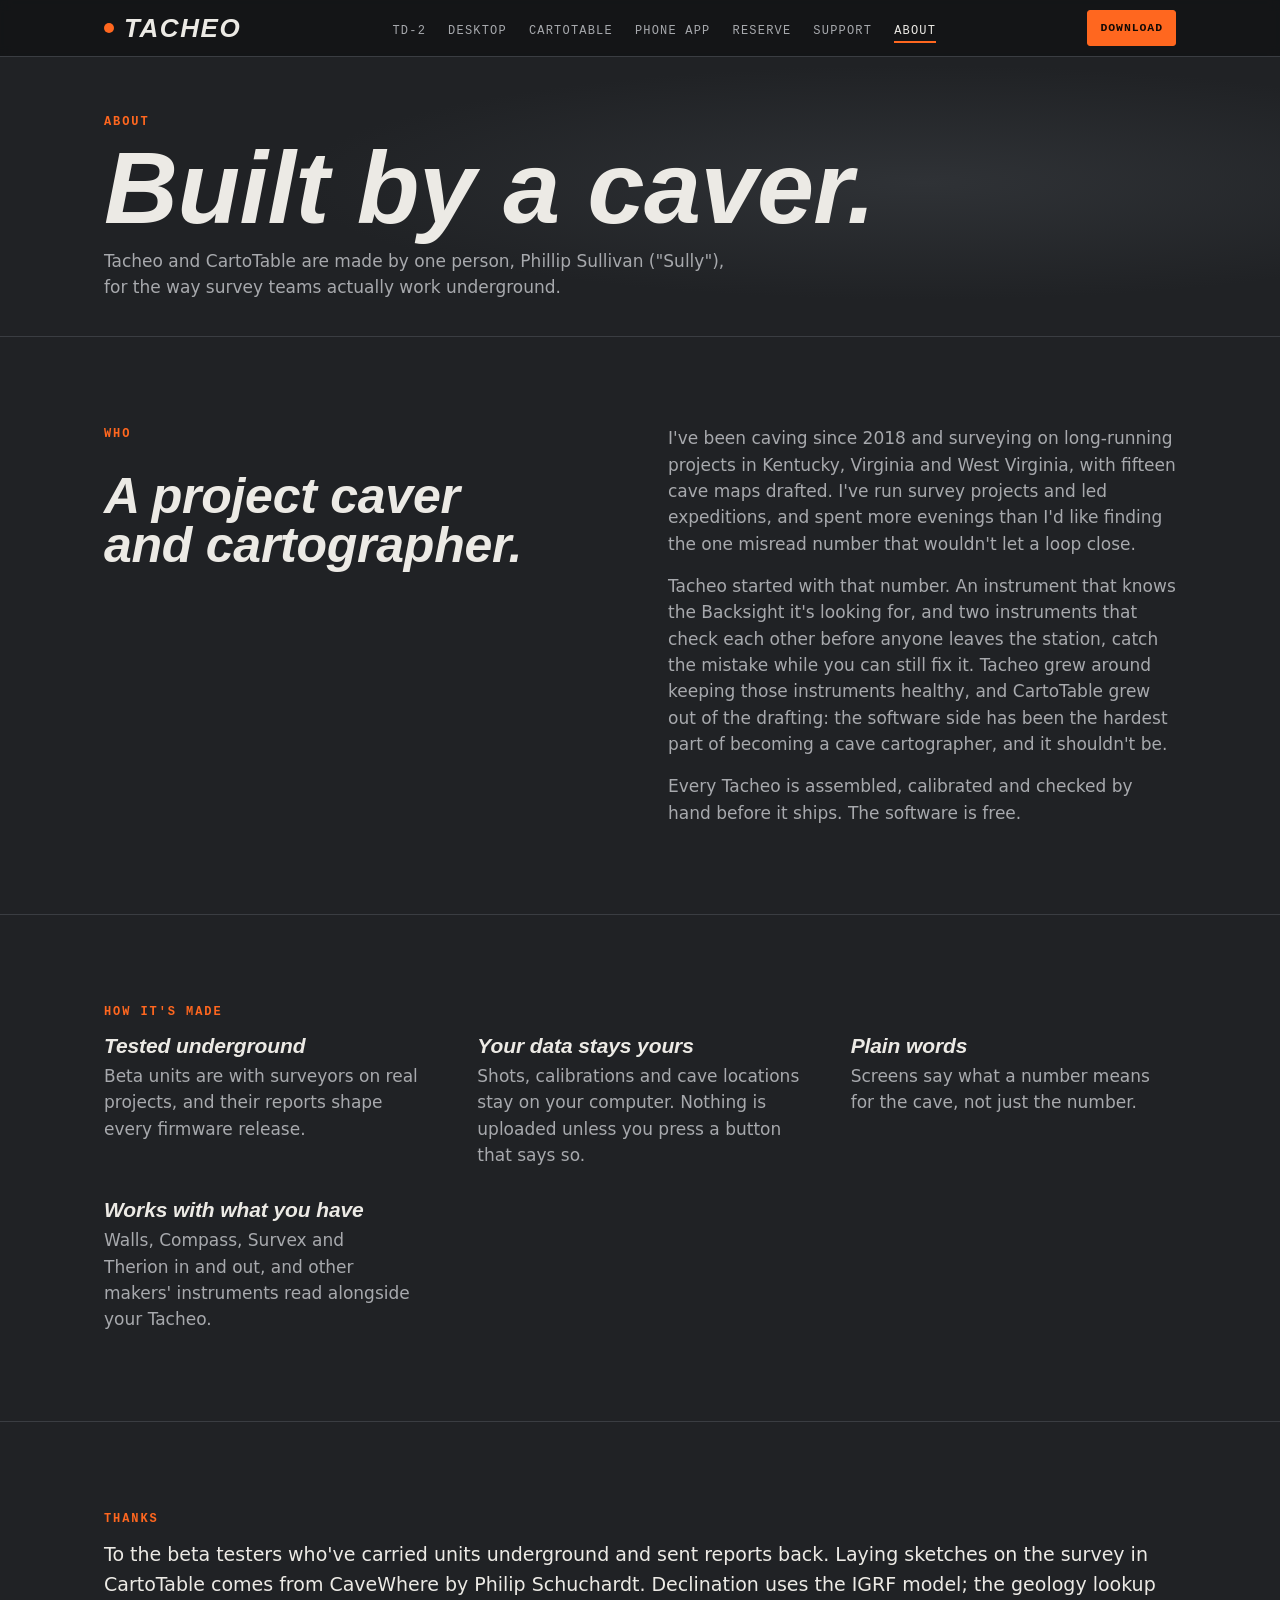
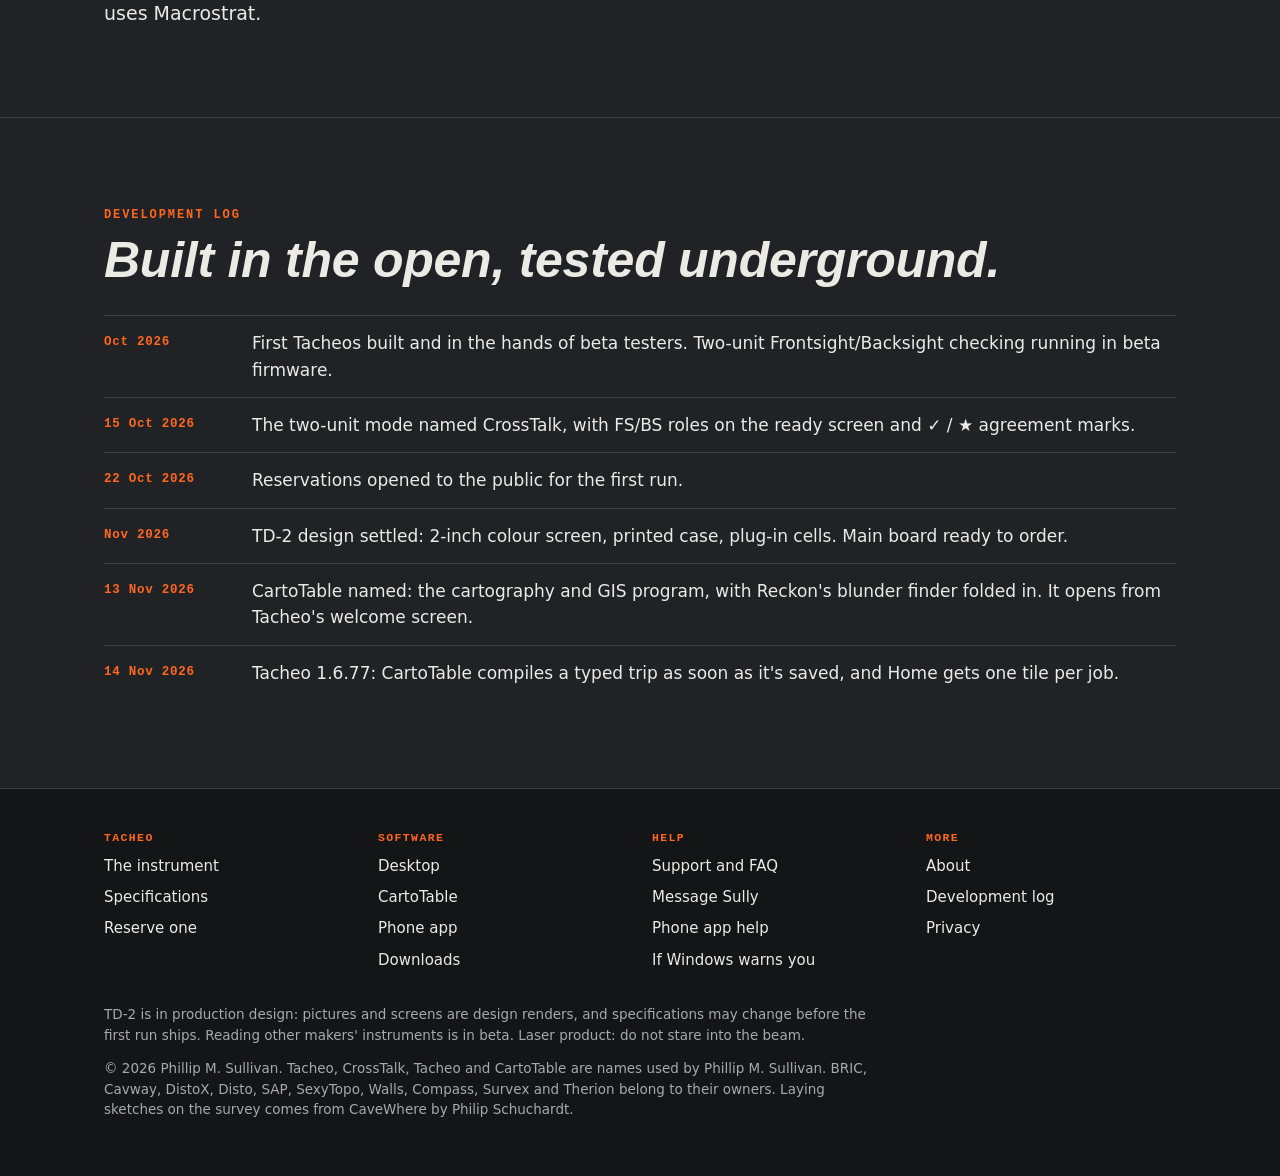
<file: about.html>
<!DOCTYPE html>
<!-- Copyright (C) 2026 Phillip M. Sullivan. All rights reserved. Tacheo project material. -->
<html lang="en">
<head>
<meta charset="utf-8">
<meta name="viewport" content="width=device-width, initial-scale=1">
<title>About Tacheo</title>
<meta name="description" content="Who builds Tacheo and CartoTable, and how they came about.">
<meta property="og:title" content="About Tacheo">
<meta property="og:description" content="Who builds Tacheo and CartoTable, and how they came about.">
<meta property="og:image" content="assets/img/tacheo2-render.webp">
<link rel="stylesheet" href="assets/site.css?v=dea2dd95">
<link rel="icon" href="assets/favicon.svg" type="image/svg+xml">
<meta name="theme-color" content="#141517">
</head>
<body>

<header class="top">
  <div class="wrap">
    <a class="mark" href="index.html" aria-label="Tacheo home"><i aria-hidden="true"></i>TACHEO</a>
    <nav aria-label="Site">
      <ul>
        <li><a href="tacheo.html">TD-2</a></li>
        <li><a href="topside.html">Desktop</a></li>
        <li><a href="cartotable.html">CartoTable</a></li>
        <li><a href="phone.html">Phone app</a></li>
        <li><a href="reserve.html">Reserve</a></li>
        <li><a href="support.html">Support</a></li>
        <li><a href="about.html" class="on" aria-current="page">About</a></li>
      </ul>
    </nav>
    <div class="hright">
      <a class="btn" href="download.html">Download</a>
      <details class="mnav"><summary aria-label="Menu">Menu</summary>
        <ul>
          <li><a href="tacheo.html">TD-2</a></li>
          <li><a href="topside.html">Desktop</a></li>
          <li><a href="cartotable.html">CartoTable</a></li>
          <li><a href="phone.html">Phone app</a></li>
          <li><a href="reserve.html">Reserve</a></li>
          <li><a href="support.html">Support</a></li>
          <li><a href="about.html" class="on" aria-current="page">About</a></li>
          <li><a href="download.html">Download</a></li>
        </ul>
      </details>
    </div>
  </div>
</header>

<main id="top">

<section class="pagehead short">
  <div class="wrap">
    <div>
      <p class="eyebrow">About</p>
      <h1>Built by a caver.</h1>
      <p class="sub">Tacheo and CartoTable are made by one person, Phillip Sullivan ("Sully"), for the way survey teams actually work underground.</p>
    </div>
  </div>
</section>

<section id="who">
  <div class="wrap split">
    <div class="head">
      <p class="eyebrow">Who</p>
      <h2>A project caver and cartographer.</h2>
    </div>
    <div class="prose">
      <p>I've been caving since 2018 and surveying on long-running projects in Kentucky, Virginia and West Virginia, with fifteen cave maps drafted. I've run survey projects and led expeditions, and spent more evenings than I'd like finding the one misread number that wouldn't let a loop close.</p>
      <p>Tacheo started with that number. An instrument that knows the Backsight it's looking for, and two instruments that check each other before anyone leaves the station, catch the mistake while you can still fix it. Tacheo grew around keeping those instruments healthy, and CartoTable grew out of the drafting: the software side has been the hardest part of becoming a cave cartographer, and it shouldn't be.</p>
      <p>Every Tacheo is assembled, calibrated and checked by hand before it ships. The software is free.</p>
    </div>
  </div>
</section>

<section id="principles">
  <div class="wrap">
    <p class="eyebrow">How it's made</p>
    <div class="faq" style="margin-top:0">
      <div><h3>Tested underground</h3><p>Beta units are with surveyors on real projects, and their reports shape every firmware release.</p></div>
      <div><h3>Your data stays yours</h3><p>Shots, calibrations and cave locations stay on your computer. Nothing is uploaded unless you press a button that says so.</p></div>
      <div><h3>Plain words</h3><p>Screens say what a number means for the cave, not just the number.</p></div>
      <div><h3>Works with what you have</h3><p>Walls, Compass, Survex and Therion in and out, and other makers' instruments read alongside your Tacheo.</p></div>
    </div>
  </div>
</section>

<section id="credits">
  <div class="wrap">
    <p class="eyebrow">Thanks</p>
    <p class="lead" style="max-width:none">To the beta testers who've carried units underground and sent reports back. Laying sketches on the survey in CartoTable comes from CaveWhere by Philip Schuchardt. Declination uses the IGRF model; the geology lookup uses Macrostrat.</p>
  </div>
</section>
<section id="log">
  <div class="wrap">
    <p class="eyebrow">Development log</p>
    <h2>Built in the open, tested underground.</h2>
    <ol class="time">
      <li><span class="d">Oct 2026</span><span>First Tacheos built and in the hands of beta testers. Two-unit Frontsight/Backsight checking running in beta firmware.</span></li>
      <li><span class="d">15 Oct 2026</span><span>The two-unit mode named CrossTalk, with FS/BS roles on the ready screen and ✓ / ★ agreement marks.</span></li>
      <li><span class="d">22 Oct 2026</span><span>Reservations opened to the public for the first run.</span></li>
      <li><span class="d">Nov 2026</span><span>TD-2 design settled: 2-inch colour screen, printed case, plug-in cells. Main board ready to order.</span></li>
      <li><span class="d">13 Nov 2026</span><span>CartoTable named: the cartography and GIS program, with Reckon's blunder finder folded in. It opens from Tacheo's welcome screen.</span></li>
      <li><span class="d">14 Nov 2026</span><span>Tacheo 1.6.77: CartoTable compiles a typed trip as soon as it's saved, and Home gets one tile per job.</span></li>
    </ol>
  </div>
</section>

</main>

<footer>
  <div class="wrap">
    <div class="fcols">
      <div><b>Tacheo</b><a href="tacheo.html">The instrument</a><a href="tacheo.html#specs">Specifications</a><a href="reserve.html">Reserve one</a></div>
      <div><b>Software</b><a href="topside.html">Desktop</a><a href="cartotable.html">CartoTable</a><a href="phone.html">Phone app</a><a href="download.html">Downloads</a></div>
      <div><b>Help</b><a href="support.html">Support and FAQ</a><a href="support.html#message">Message Sully</a><a href="https://p0sull02.github.io/cartotable-app/help.html">Phone app help</a><a href="download.html#windows-warning">If Windows warns you</a></div>
      <div><b>More</b><a href="about.html">About</a><a href="about.html#log">Development log</a><a href="privacy.html">Privacy</a></div>
    </div>
    <p>TD-2 is in production design: pictures and screens are design renders, and specifications may change before the first run ships. Reading other makers' instruments is in beta. Laser product: do not stare into the beam.</p>
    <p>© 2026 Phillip M. Sullivan. Tacheo, CrossTalk, Tacheo and CartoTable are names used by Phillip M. Sullivan. BRIC, Cavway, DistoX, Disto, SAP, SexyTopo, Walls, Compass, Survex and Therion belong to their owners. Laying sketches on the survey comes from CaveWhere by Philip Schuchardt.</p>
  </div>
</footer>
</body>
</html>
</file>
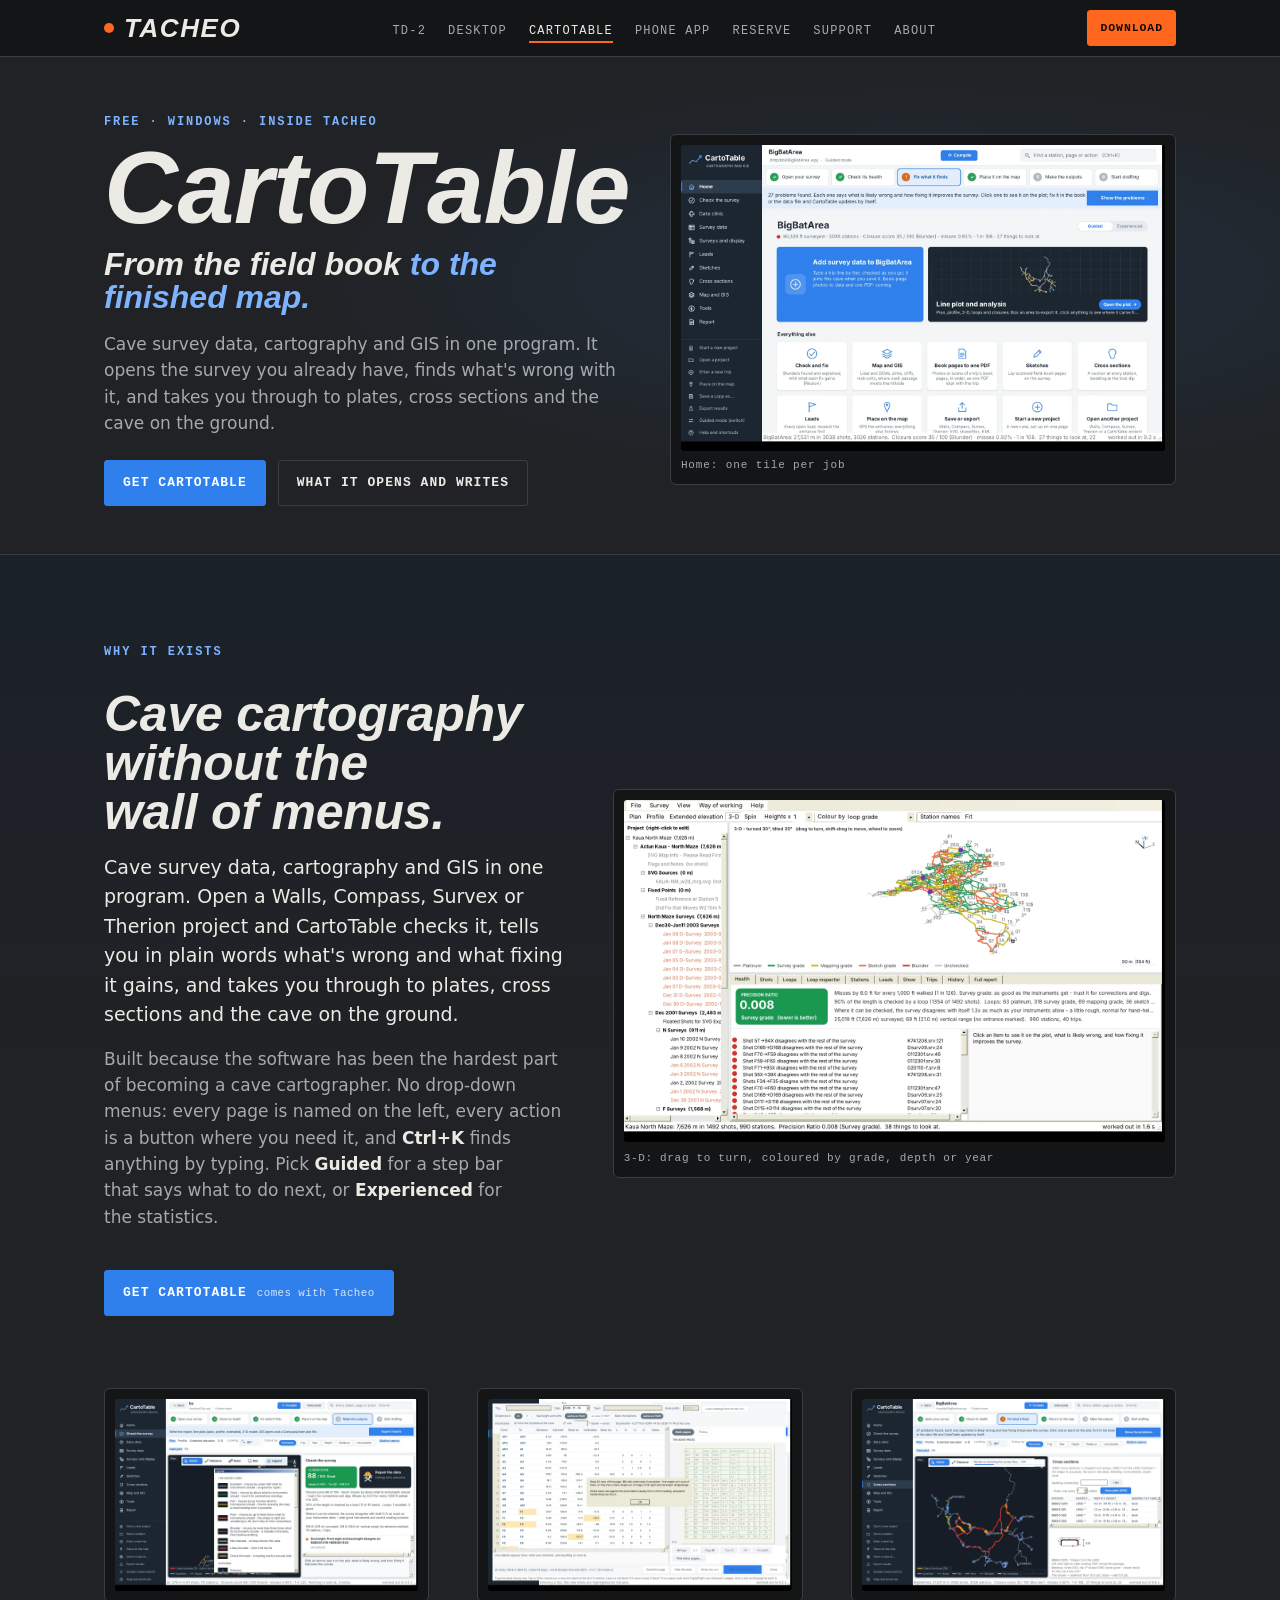
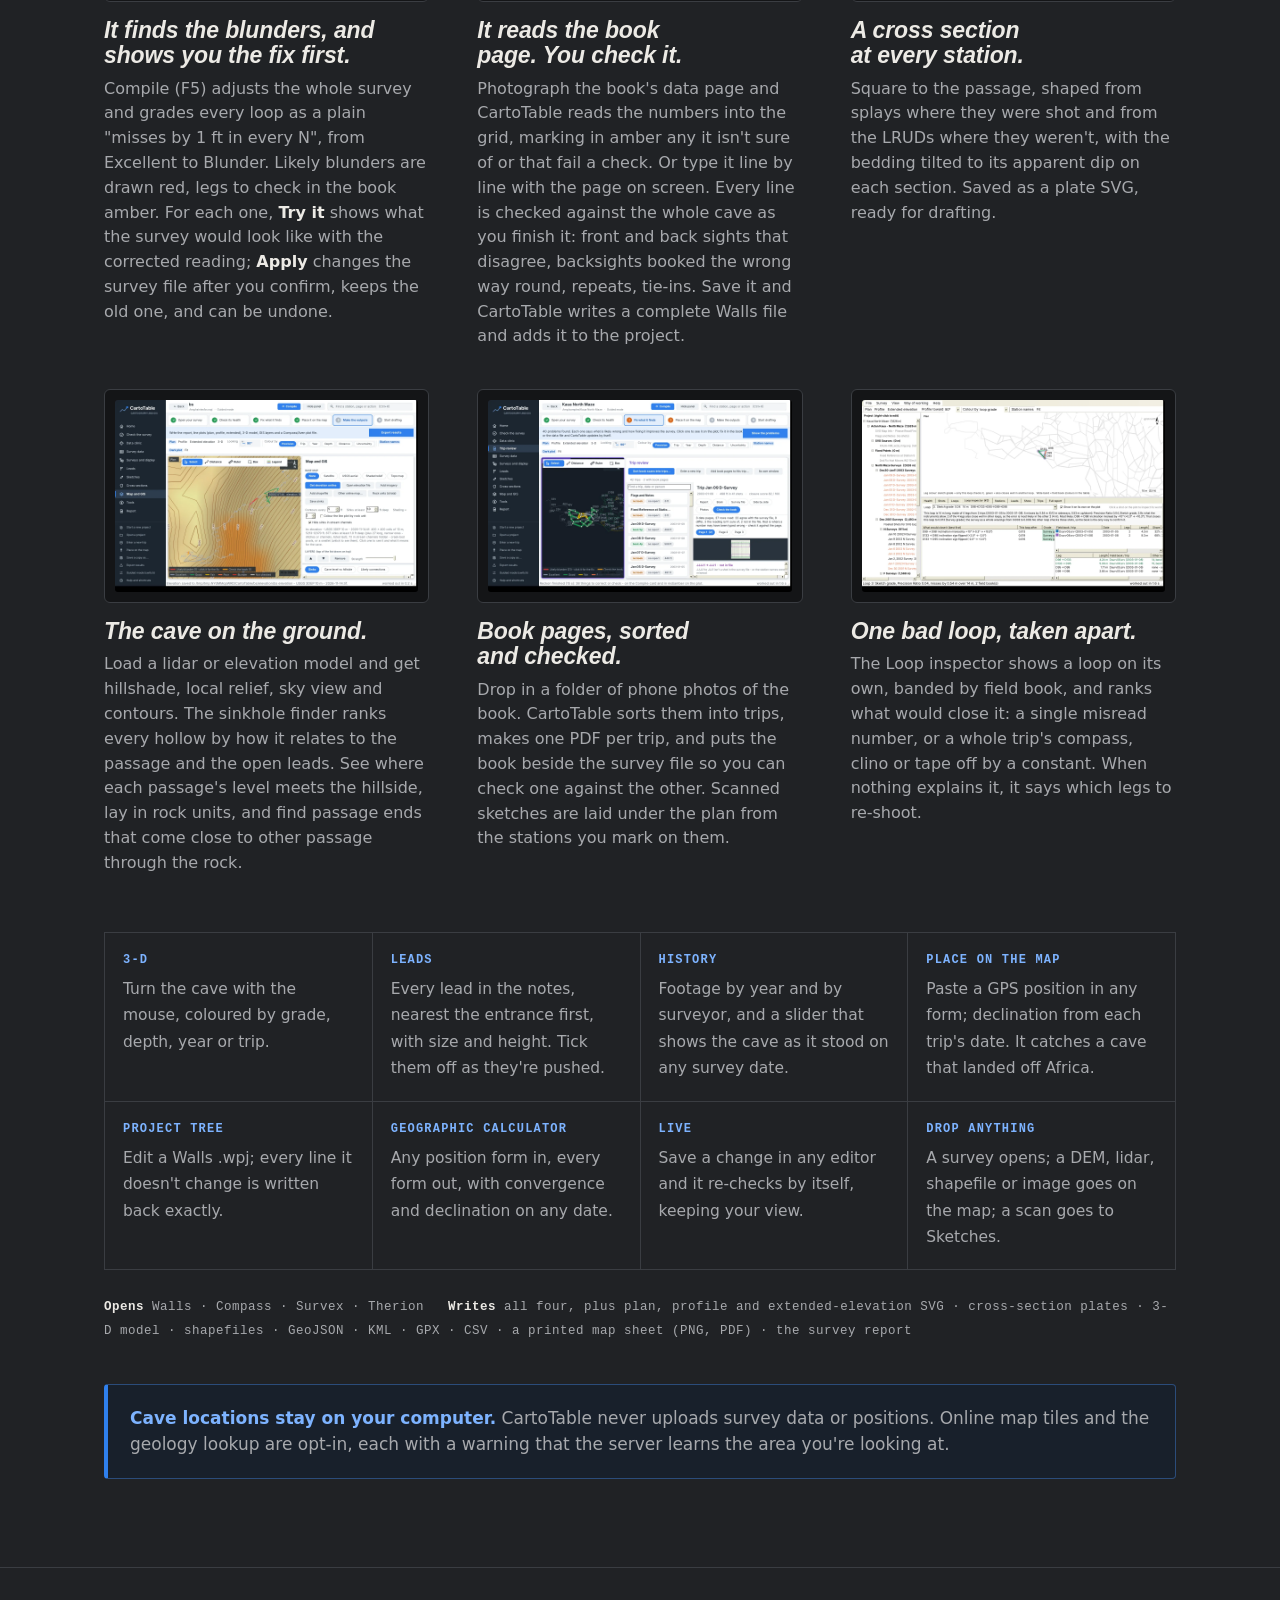
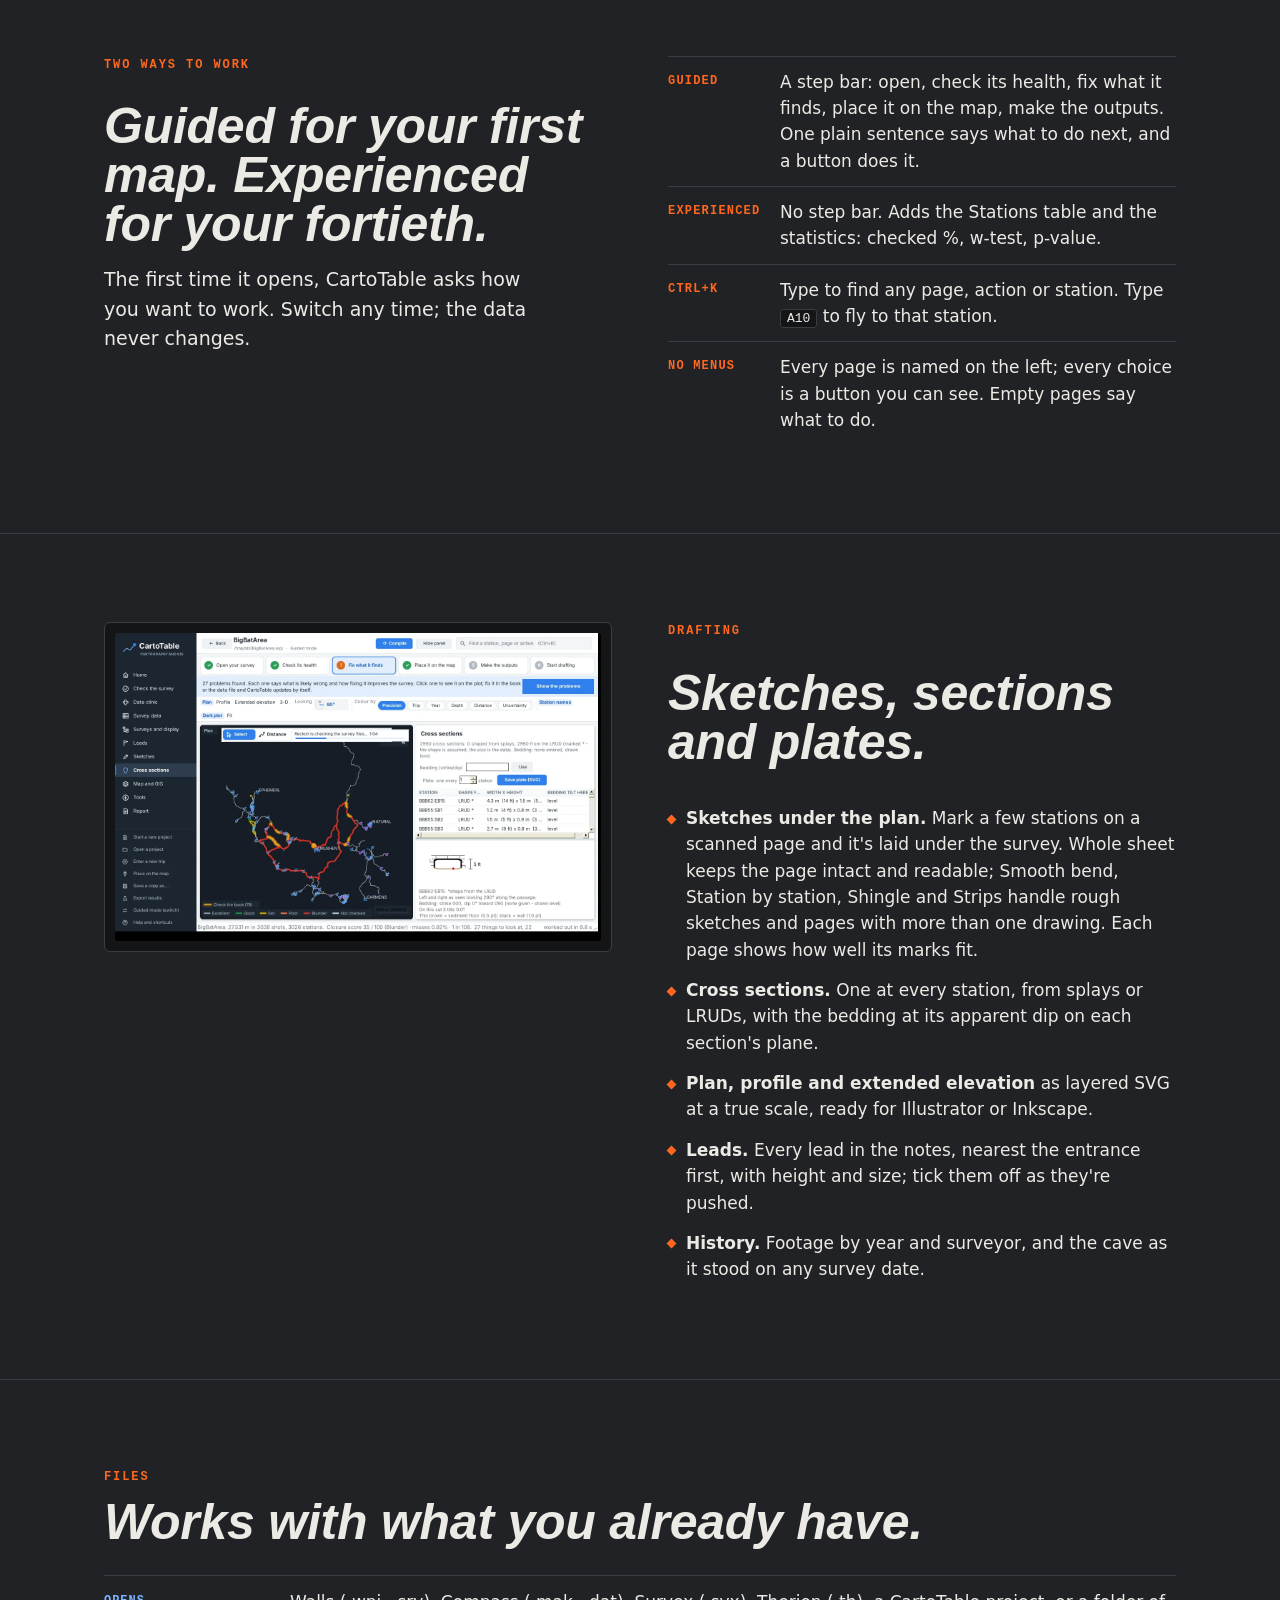
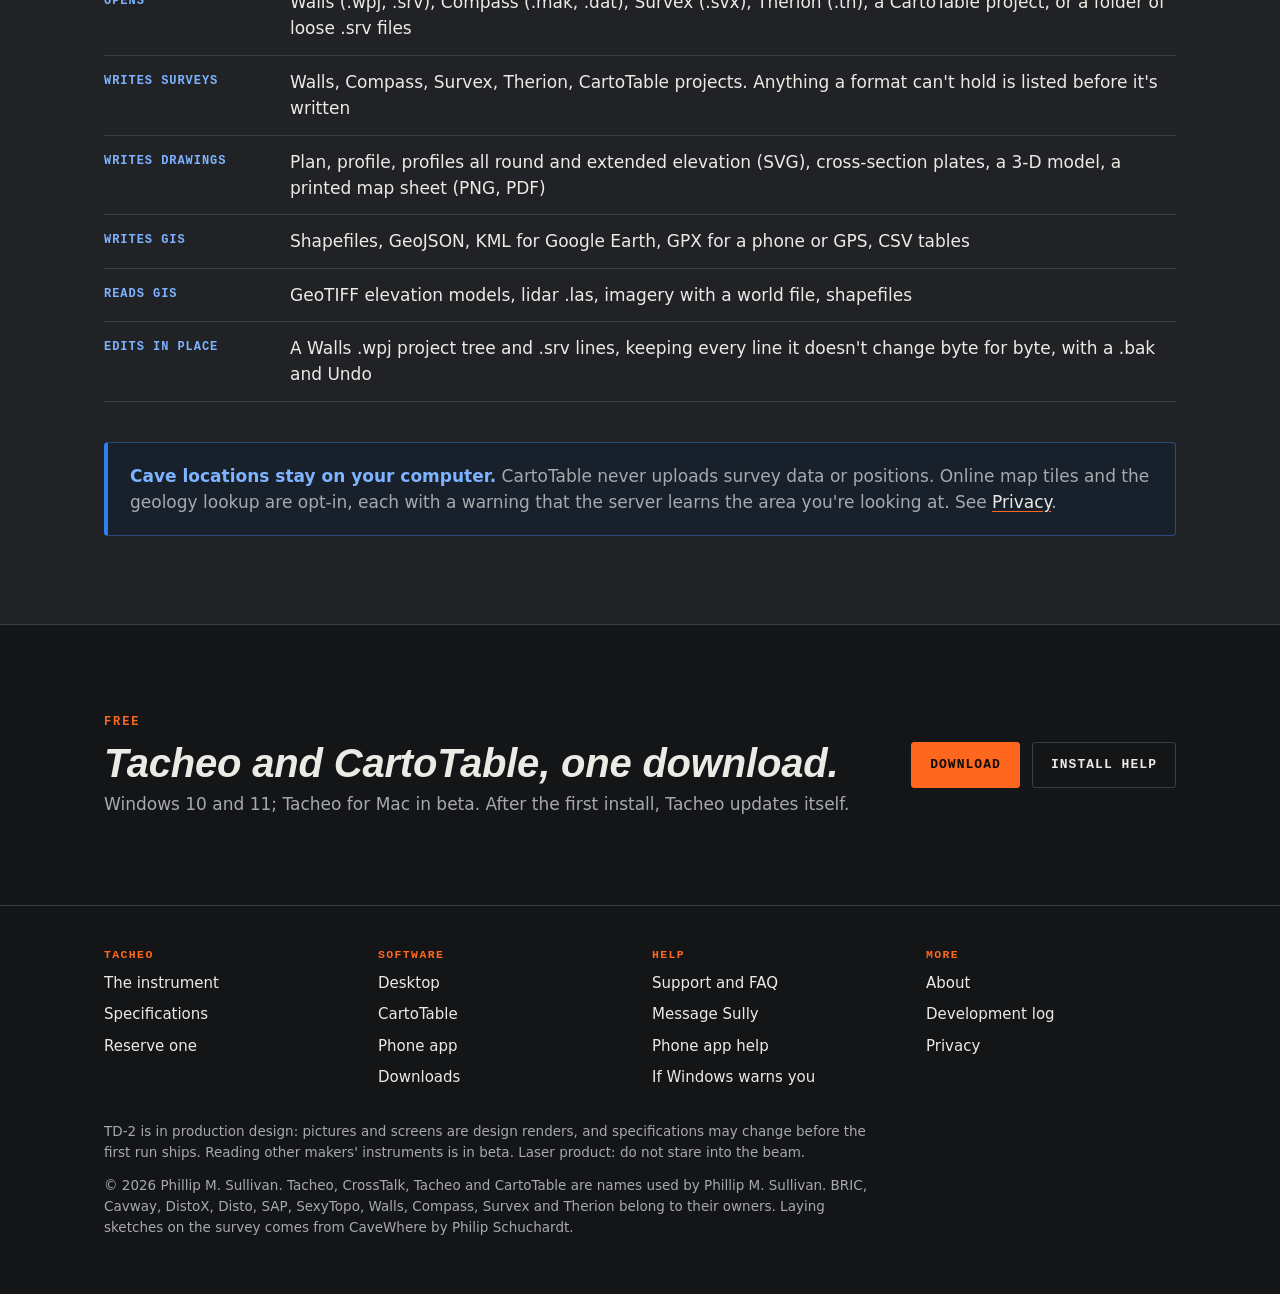
<file: cartotable.html>
<!DOCTYPE html>
<!-- Copyright (C) 2026 Phillip M. Sullivan. All rights reserved. Tacheo project material. -->
<html lang="en">
<head>
<meta charset="utf-8">
<meta name="viewport" content="width=device-width, initial-scale=1">
<title>CartoTable: cave survey data, cartography and GIS</title>
<meta name="description" content="CartoTable checks a Walls, Compass, Survex or Therion survey for blunders, reads book pages, lays sketches under the plan, draws cross sections, and puts the cave on lidar. Free, inside Tacheo.">
<meta property="og:title" content="CartoTable: cave survey data, cartography and GIS">
<meta property="og:description" content="CartoTable checks a Walls, Compass, Survex or Therion survey for blunders, reads book pages, lays sketches under the plan, draws cross sections, and puts the cave on lidar. Free, inside Tacheo.">
<meta property="og:image" content="assets/img/tacheo2-render.webp">
<link rel="stylesheet" href="assets/site.css?v=dea2dd95">
<link rel="icon" href="assets/favicon.svg" type="image/svg+xml">
<meta name="theme-color" content="#141517">
</head>
<body>

<header class="top">
  <div class="wrap">
    <a class="mark" href="index.html" aria-label="Tacheo home"><i aria-hidden="true"></i>TACHEO</a>
    <nav aria-label="Site">
      <ul>
        <li><a href="tacheo.html">TD-2</a></li>
        <li><a href="topside.html">Desktop</a></li>
        <li><a href="cartotable.html" class="on" aria-current="page">CartoTable</a></li>
        <li><a href="phone.html">Phone app</a></li>
        <li><a href="reserve.html">Reserve</a></li>
        <li><a href="support.html">Support</a></li>
        <li><a href="about.html">About</a></li>
      </ul>
    </nav>
    <div class="hright">
      <a class="btn" href="download.html">Download</a>
      <details class="mnav"><summary aria-label="Menu">Menu</summary>
        <ul>
          <li><a href="tacheo.html">TD-2</a></li>
          <li><a href="topside.html">Desktop</a></li>
          <li><a href="cartotable.html" class="on" aria-current="page">CartoTable</a></li>
          <li><a href="phone.html">Phone app</a></li>
          <li><a href="reserve.html">Reserve</a></li>
          <li><a href="support.html">Support</a></li>
          <li><a href="about.html">About</a></li>
          <li><a href="download.html">Download</a></li>
        </ul>
      </details>
    </div>
  </div>
</header>

<main id="top">

<section class="pagehead ctpage">
  <div class="wrap">
    <div>
      <p class="eyebrow">Free · Windows · inside Tacheo</p>
      <h1>CartoTable</h1>
      <p class="tag">From the field book <em>to the finished map.</em></p>
      <p class="sub">Cave survey data, cartography and GIS in one program. It opens the survey you already have, finds what's wrong with it, and takes you through to plates, cross sections and the cave on the ground.</p>
      <div class="actions"><a class="btn blue" href="download.html">Get CartoTable</a><a class="btn ghost" href="#formats">What it opens and writes</a></div>
    </div>
    <figure class="shot"><img src="assets/img/ct-home.webp" width="1360" height="860" alt="CartoTable's Home page with a step bar and one tile per job."><figcaption>Home: one tile per job</figcaption></figure>
  </div>
</section>
<section id="cartotable">
  <div class="wrap">
    <div class="ct-lead">
      <div class="head">
        <p class="eyebrow">Why it exists</p>
        <h2>Cave cartography without the wall of menus.</h2>
        <p class="lead">Cave survey data, cartography and GIS in one program. Open a Walls, Compass, Survex or Therion project and CartoTable checks it, tells you in plain words what's wrong and what fixing it gains, and takes you through to plates, cross sections and the cave on the ground.</p>
        <p class="muted">Built because the software has been the hardest part of becoming a cave cartographer. No drop-down menus: every page is named on the left, every action is a button where you need it, and <b style="color:var(--ink)">Ctrl+K</b> finds anything by typing. Pick <b style="color:var(--ink)">Guided</b> for a step bar that says what to do next, or <b style="color:var(--ink)">Experienced</b> for the statistics.</p>
        <div class="actions">
          <a class="btn blue" href="download.html">Get CartoTable <small>comes with Tacheo</small></a>
        </div>
      </div>
      <figure class="shot">
        <a class="zoom" href="assets/img/ct-3d.webp" target="_blank" rel="noopener" title="Open full size"><img src="assets/img/ct-3d.webp" loading="lazy" width="1360" height="860" alt="A cave turned in 3-D in CartoTable, coloured by loop grade."></a>
        <figcaption>3-D: drag to turn, coloured by grade, depth or year</figcaption>
      </figure>
    </div>

    <div class="ct-grid">
      <div class="ct-feat">
        <figure class="shot"><a class="zoom" href="assets/img/ct-check.webp" target="_blank" rel="noopener" title="Open full size"><img src="assets/img/ct-check.webp" loading="lazy" width="1360" height="860" alt="The plot with suspect legs drawn red and amber, and the Check the survey page giving a closure score and a Repair the data button."></a></figure>
        <h3>It finds the blunders, and shows you the fix first.</h3>
        <p>Compile (F5) adjusts the whole survey and grades every loop as a plain "misses by 1 ft in every N", from Excellent to Blunder. Likely blunders are drawn red, legs to check in the book amber. For each one, <b style="color:var(--ink)">Try it</b> shows what the survey would look like with the corrected reading; <b style="color:var(--ink)">Apply</b> changes the survey file after you confirm, keeps the old one, and can be undone.</p>
      </div>
      <div class="ct-feat">
        <figure class="shot"><a class="zoom" href="assets/img/ct-trip.webp" target="_blank" rel="noopener" title="Open full size"><img src="assets/img/ct-trip.webp" loading="lazy" width="1360" height="860" alt="Enter a trip: the book's shots typed line by line beside a photo of the field-book page, with an amber cell to check."></a></figure>
        <h3>It reads the book page. You check it.</h3>
        <p>Photograph the book's data page and CartoTable reads the numbers into the grid, marking in amber any it isn't sure of or that fail a check. Or type it line by line with the page on screen. Every line is checked against the whole cave as you finish it: front and back sights that disagree, backsights booked the wrong way round, repeats, tie-ins. Save it and CartoTable writes a complete Walls file and adds it to the project.</p>
      </div>
      <div class="ct-feat">
        <figure class="shot"><a class="zoom" href="assets/img/ct-sections.webp" target="_blank" rel="noopener" title="Open full size"><img src="assets/img/ct-sections.webp" loading="lazy" width="1360" height="860" alt="A dark line plot of a large cave coloured by loop grade, with the Cross sections page beside it listing every station's section."></a></figure>
        <h3>A cross section at every station.</h3>
        <p>Square to the passage, shaped from splays where they were shot and from the LRUDs where they weren't, with the bedding tilted to its apparent dip on each section. Saved as a plate SVG, ready for drafting.</p>
      </div>
      <div class="ct-feat">
        <figure class="shot"><a class="zoom" href="assets/img/ct-map.webp" target="_blank" rel="noopener" title="Open full size"><img src="assets/img/ct-map.webp" loading="lazy" width="1360" height="860" alt="The Map and GIS page: labelled contours over shaded relief, with a layers list on the right."></a></figure>
        <h3>The cave on the ground.</h3>
        <p>Load a lidar or elevation model and get hillshade, local relief, sky view and contours. The sinkhole finder ranks every hollow by how it relates to the passage and the open leads. See where each passage's level meets the hillside, lay in rock units, and find passage ends that come close to other passage through the rock.</p>
      </div>
      <div class="ct-feat">
        <figure class="shot"><a class="zoom" href="assets/img/ct-review.webp" target="_blank" rel="noopener" title="Open full size"><img src="assets/img/ct-review.webp" loading="lazy" width="1360" height="860" alt="Trip review: a list of trips on the left, the plot narrowed to one trip, and that trip's book pages to check against the survey file."></a></figure>
        <h3>Book pages, sorted and checked.</h3>
        <p>Drop in a folder of phone photos of the book. CartoTable sorts them into trips, makes one PDF per trip, and puts the book beside the survey file so you can check one against the other. Scanned sketches are laid under the plan from the stations you mark on them.</p>
      </div>
      <div class="ct-feat">
        <figure class="shot"><a class="zoom" href="assets/img/ct-loop.webp" target="_blank" rel="noopener" title="Open full size"><img src="assets/img/ct-loop.webp" loading="lazy" width="1360" height="860" alt="The Loop inspector: one loop drawn on its own, banded by field book, with a ranked list of what would close it."></a></figure>
        <h3>One bad loop, taken apart.</h3>
        <p>The Loop inspector shows a loop on its own, banded by field book, and ranks what would close it: a single misread number, or a whole trip's compass, clino or tape off by a constant. When nothing explains it, it says which legs to re-shoot.</p>
      </div>
    </div>

    <div class="ct-tools" aria-label="More in CartoTable">
      <div class="tool"><b>3-D</b><span>Turn the cave with the mouse, coloured by grade, depth, year or trip.</span></div>
      <div class="tool"><b>Leads</b><span>Every lead in the notes, nearest the entrance first, with size and height. Tick them off as they're pushed.</span></div>
      <div class="tool"><b>History</b><span>Footage by year and by surveyor, and a slider that shows the cave as it stood on any survey date.</span></div>
      <div class="tool"><b>Place on the map</b><span>Paste a GPS position in any form; declination from each trip's date. It catches a cave that landed off Africa.</span></div>
      <div class="tool"><b>Project tree</b><span>Edit a Walls .wpj; every line it doesn't change is written back exactly.</span></div>
      <div class="tool"><b>Geographic calculator</b><span>Any position form in, every form out, with convergence and declination on any date.</span></div>
      <div class="tool"><b>Live</b><span>Save a change in any editor and it re-checks by itself, keeping your view.</span></div>
      <div class="tool"><b>Drop anything</b><span>A survey opens; a DEM, lidar, shapefile or image goes on the map; a scan goes to Sketches.</span></div>
    </div>

    <p class="formats"><b>Opens</b> Walls · Compass · Survex · Therion &nbsp; <b>Writes</b> all four, plus plan, profile and extended-elevation SVG · cross-section plates · 3-D model · shapefiles · GeoJSON · KML · GPX · CSV · a printed map sheet (PNG, PDF) · the survey report</p>

    <div class="private"><b>Cave locations stay on your computer.</b> <span class="muted">CartoTable never uploads survey data or positions. Online map tiles and the geology lookup are opt-in, each with a warning that the server learns the area you're looking at.</span></div>
  </div>
</section>
<section id="ct-modes">
  <div class="wrap split">
    <div class="head">
      <p class="eyebrow">Two ways to work</p>
      <h2>Guided for your first map. Experienced for your fortieth.</h2>
      <p class="lead">The first time it opens, CartoTable asks how you want to work. Switch any time; the data never changes.</p>
    </div>
    <div class="rows" style="margin-top:0">
      <div class="row"><span class="k">Guided</span><span class="v">A step bar: open, check its health, fix what it finds, place it on the map, make the outputs. One plain sentence says what to do next, and a button does it.</span></div>
      <div class="row"><span class="k">Experienced</span><span class="v">No step bar. Adds the Stations table and the statistics: checked %, w-test, p-value.</span></div>
      <div class="row"><span class="k">Ctrl+K</span><span class="v">Type to find any page, action or station. Type <code>A10</code> to fly to that station.</span></div>
      <div class="row"><span class="k">No menus</span><span class="v">Every page is named on the left; every choice is a button you can see. Empty pages say what to do.</span></div>
    </div>
  </div>
</section>

<section id="ct-sketch">
  <div class="wrap split">
    <div>
      <figure class="shot"><img src="assets/img/ct-sections.webp" loading="lazy" width="1360" height="860" alt="The Cross sections page beside a large cave's line plot."></figure>
    </div>
    <div class="head">
      <p class="eyebrow">Drafting</p>
      <h2>Sketches, sections and plates.</h2>
      <ul class="items">
        <li><b>Sketches under the plan.</b> Mark a few stations on a scanned page and it's laid under the survey. Whole sheet keeps the page intact and readable; Smooth bend, Station by station, Shingle and Strips handle rough sketches and pages with more than one drawing. Each page shows how well its marks fit.</li>
        <li><b>Cross sections.</b> One at every station, from splays or LRUDs, with the bedding at its apparent dip on each section's plane.</li>
        <li><b>Plan, profile and extended elevation</b> as layered SVG at a true scale, ready for Illustrator or Inkscape.</li>
        <li><b>Leads.</b> Every lead in the notes, nearest the entrance first, with height and size; tick them off as they're pushed.</li>
        <li><b>History.</b> Footage by year and surveyor, and the cave as it stood on any survey date.</li>
      </ul>
    </div>
  </div>
</section>

<section id="formats">
  <div class="wrap">
    <p class="eyebrow">Files</p>
    <h2>Works with what you already have.</h2>
    <div class="ftable">
      <div><b>Opens</b><span>Walls (.wpj, .srv), Compass (.mak, .dat), Survex (.svx), Therion (.th), a CartoTable project, or a folder of loose .srv files</span></div>
      <div><b>Writes surveys</b><span>Walls, Compass, Survex, Therion, CartoTable projects. Anything a format can't hold is listed before it's written</span></div>
      <div><b>Writes drawings</b><span>Plan, profile, profiles all round and extended elevation (SVG), cross-section plates, a 3-D model, a printed map sheet (PNG, PDF)</span></div>
      <div><b>Writes GIS</b><span>Shapefiles, GeoJSON, KML for Google Earth, GPX for a phone or GPS, CSV tables</span></div>
      <div><b>Reads GIS</b><span>GeoTIFF elevation models, lidar .las, imagery with a world file, shapefiles</span></div>
      <div><b>Edits in place</b><span>A Walls .wpj project tree and .srv lines, keeping every line it doesn't change byte for byte, with a .bak and Undo</span></div>
    </div>
    <div class="private"><b>Cave locations stay on your computer.</b> <span class="muted">CartoTable never uploads survey data or positions. Online map tiles and the geology lookup are opt-in, each with a warning that the server learns the area you're looking at. See <a href="privacy.html">Privacy</a>.</span></div>
  </div>
</section>
<section class="cta">
  <div class="wrap">
    <div><p class="eyebrow">Free</p><h2>Tacheo and CartoTable, one download.</h2><p class="muted">Windows 10 and 11; Tacheo for Mac in beta. After the first install, Tacheo updates itself.</p></div>
    <div class="actions"><a class="btn" href="download.html">Download</a><a class="btn ghost" href="support.html">Install help</a></div>
  </div>
</section>

</main>

<footer>
  <div class="wrap">
    <div class="fcols">
      <div><b>Tacheo</b><a href="tacheo.html">The instrument</a><a href="tacheo.html#specs">Specifications</a><a href="reserve.html">Reserve one</a></div>
      <div><b>Software</b><a href="topside.html">Desktop</a><a href="cartotable.html">CartoTable</a><a href="phone.html">Phone app</a><a href="download.html">Downloads</a></div>
      <div><b>Help</b><a href="support.html">Support and FAQ</a><a href="support.html#message">Message Sully</a><a href="https://p0sull02.github.io/cartotable-app/help.html">Phone app help</a><a href="download.html#windows-warning">If Windows warns you</a></div>
      <div><b>More</b><a href="about.html">About</a><a href="about.html#log">Development log</a><a href="privacy.html">Privacy</a></div>
    </div>
    <p>TD-2 is in production design: pictures and screens are design renders, and specifications may change before the first run ships. Reading other makers' instruments is in beta. Laser product: do not stare into the beam.</p>
    <p>© 2026 Phillip M. Sullivan. Tacheo, CrossTalk, Tacheo and CartoTable are names used by Phillip M. Sullivan. BRIC, Cavway, DistoX, Disto, SAP, SexyTopo, Walls, Compass, Survex and Therion belong to their owners. Laying sketches on the survey comes from CaveWhere by Philip Schuchardt.</p>
  </div>
</footer>
</body>
</html>
</file>
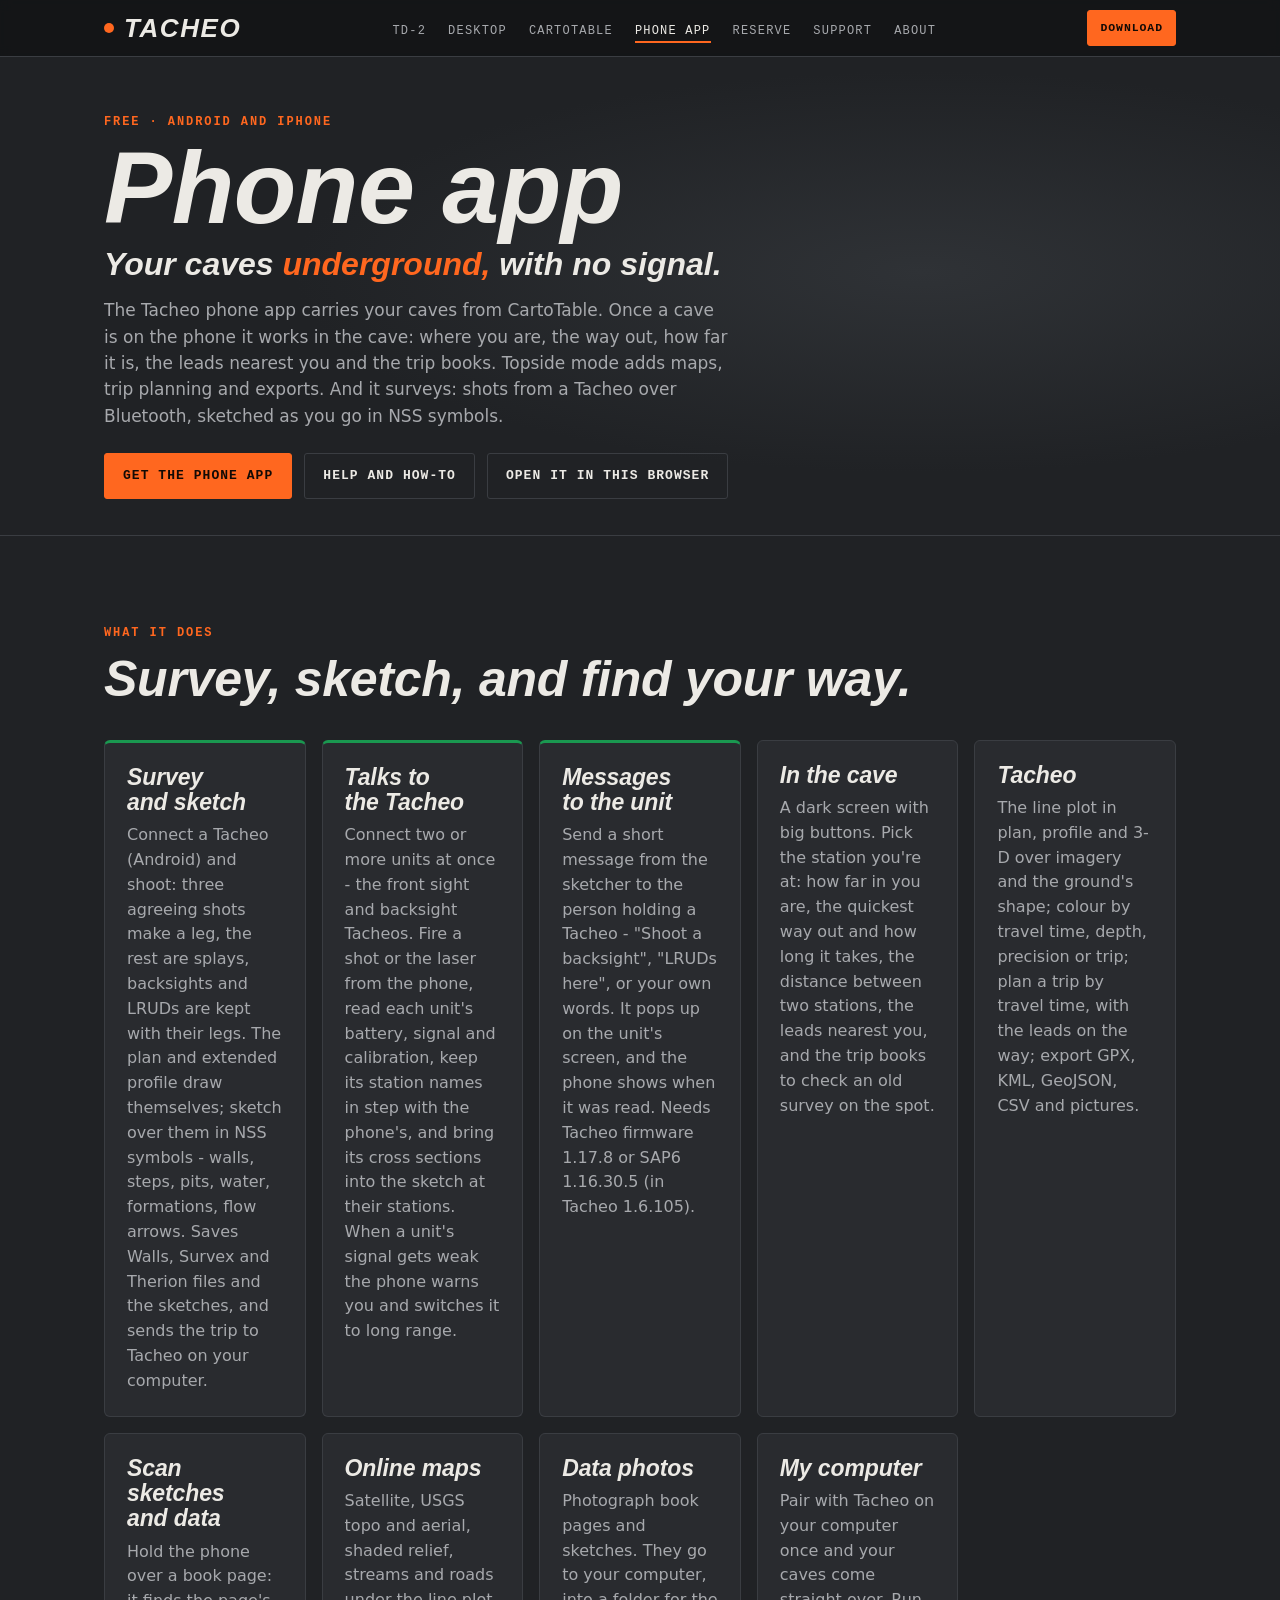
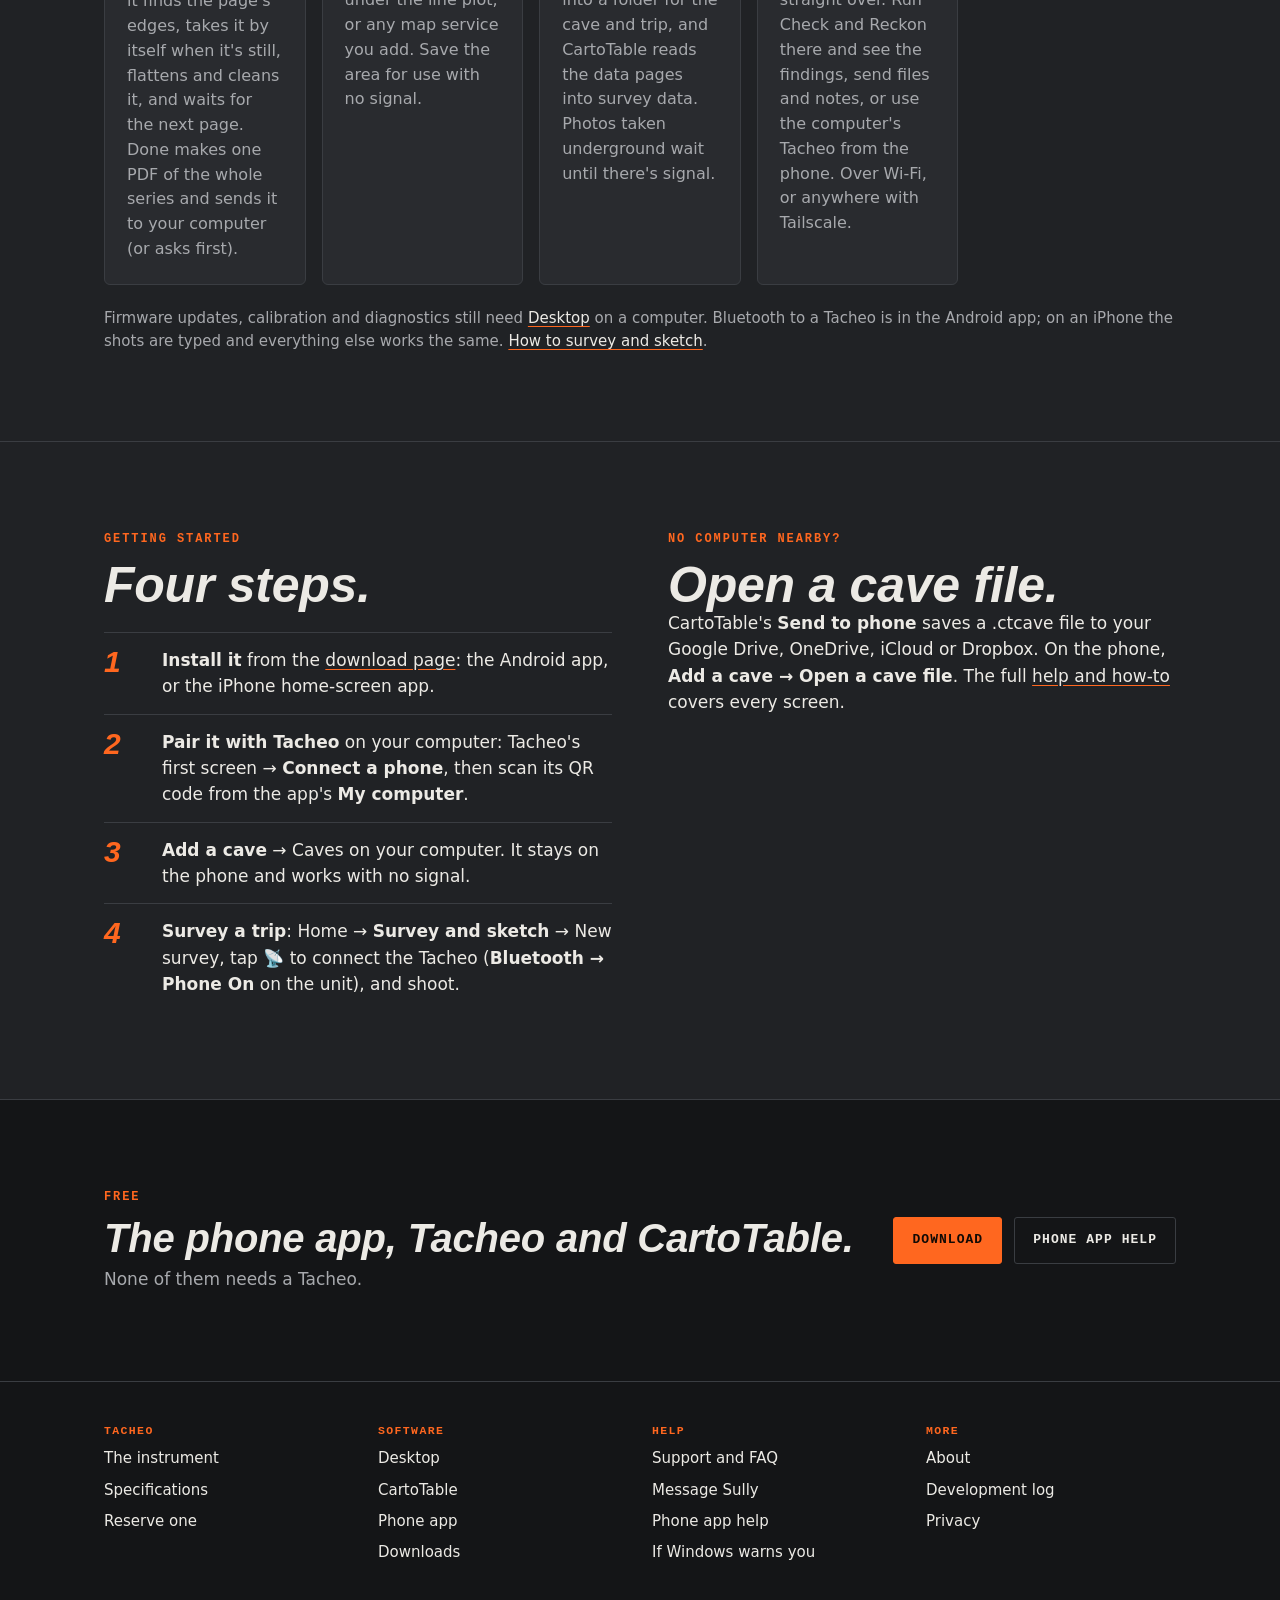
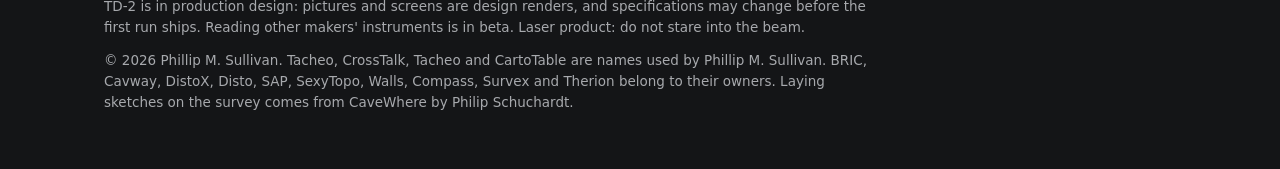
<file: phone.html>
<!DOCTYPE html>
<!-- Copyright (C) 2026 Phillip M. Sullivan. All rights reserved. Tacheo project material. -->
<html lang="en">
<head>
<meta charset="utf-8">
<meta name="viewport" content="width=device-width, initial-scale=1">
<title>Tacheo phone app: your caves underground</title>
<meta name="description" content="The free Tacheo phone app for Android and iPhone: your caves with no signal, where you are, the way out, leads and trip books, and photos of book pages sent to your computer.">
<meta property="og:title" content="Tacheo phone app: your caves underground">
<meta property="og:description" content="The free Tacheo phone app for Android and iPhone: your caves with no signal, the way out, leads and trip books.">
<meta property="og:image" content="assets/img/tacheo2-render.webp">
<link rel="stylesheet" href="assets/site.css?v=dea2dd95">
<link rel="icon" href="assets/favicon.svg" type="image/svg+xml">
<meta name="theme-color" content="#141517">
</head>
<body>

<header class="top">
  <div class="wrap">
    <a class="mark" href="index.html" aria-label="Tacheo home"><i aria-hidden="true"></i>TACHEO</a>
    <nav aria-label="Site">
      <ul>
        <li><a href="tacheo.html">TD-2</a></li>
        <li><a href="topside.html">Desktop</a></li>
        <li><a href="cartotable.html">CartoTable</a></li>
        <li><a href="phone.html" class="on" aria-current="page">Phone app</a></li>
        <li><a href="reserve.html">Reserve</a></li>
        <li><a href="support.html">Support</a></li>
        <li><a href="about.html">About</a></li>
      </ul>
    </nav>
    <div class="hright">
      <a class="btn" href="download.html">Download</a>
      <details class="mnav"><summary aria-label="Menu">Menu</summary>
        <ul>
          <li><a href="tacheo.html">TD-2</a></li>
          <li><a href="topside.html">Desktop</a></li>
          <li><a href="cartotable.html">CartoTable</a></li>
          <li><a href="phone.html" class="on" aria-current="page">Phone app</a></li>
          <li><a href="reserve.html">Reserve</a></li>
          <li><a href="support.html">Support</a></li>
          <li><a href="about.html">About</a></li>
          <li><a href="download.html">Download</a></li>
        </ul>
      </details>
    </div>
  </div>
</header>

<main id="top">

<section class="pagehead short">
  <div class="wrap">
    <div>
      <p class="eyebrow">Free · Android and iPhone</p>
      <h1>Phone app</h1>
      <p class="tag">Your caves <em>underground,</em> with no signal.</p>
      <p class="sub">The Tacheo phone app carries your caves from CartoTable. Once a cave is on the phone it works in the cave: where you are, the way out, how far it is, the leads nearest you and the trip books. Topside mode adds maps, trip planning and exports. And it surveys: shots from a Tacheo over Bluetooth, sketched as you go in NSS symbols.</p>
      <div class="actions"><a class="btn" href="download.html#phone">Get the phone app</a><a class="btn ghost" href="https://p0sull02.github.io/cartotable-app/help.html">Help and how-to</a><a class="btn ghost" href="https://p0sull02.github.io/cartotable-app/">Open it in this browser</a></div>
    </div>
  </div>
</section>

<section id="does">
  <div class="wrap">
    <p class="eyebrow">What it does</p>
    <h2>Survey, sketch, and find your way.</h2>
    <div class="cards">
      <div class="card" style="border-top:3px solid #1A9850"><h3>Survey and sketch</h3><p>Connect a Tacheo (Android) and shoot: three agreeing shots make a leg, the rest are splays, backsights and LRUDs are kept with their legs. The plan and extended profile draw themselves; sketch over them in NSS symbols - walls, steps, pits, water, formations, flow arrows. Saves Walls, Survex and Therion files and the sketches, and sends the trip to Tacheo on your computer.</p></div>
      <div class="card" style="border-top:3px solid #1A9850"><h3>Talks to the Tacheo</h3><p>Connect two or more units at once - the front sight and backsight Tacheos. Fire a shot or the laser from the phone, read each unit's battery, signal and calibration, keep its station names in step with the phone's, and bring its cross sections into the sketch at their stations. When a unit's signal gets weak the phone warns you and switches it to long range.</p></div>
      <div class="card" style="border-top:3px solid #1A9850"><h3>Messages to the unit</h3><p>Send a short message from the sketcher to the person holding a Tacheo - "Shoot a backsight", "LRUDs here", or your own words. It pops up on the unit's screen, and the phone shows when it was read. Needs Tacheo firmware 1.17.8 or SAP6 1.16.30.5 (in Tacheo 1.6.105).</p></div>
      <div class="card"><h3>In the cave</h3><p>A dark screen with big buttons. Pick the station you're at: how far in you are, the quickest way out and how long it takes, the distance between two stations, the leads nearest you, and the trip books to check an old survey on the spot.</p></div>
      <div class="card"><h3>Tacheo</h3><p>The line plot in plan, profile and 3-D over imagery and the ground's shape; colour by travel time, depth, precision or trip; plan a trip by travel time, with the leads on the way; export GPX, KML, GeoJSON, CSV and pictures.</p></div>
      <div class="card"><h3>Scan sketches and data</h3><p>Hold the phone over a book page: it finds the page's edges, takes it by itself when it's still, flattens and cleans it, and waits for the next page. Done makes one PDF of the whole series and sends it to your computer (or asks first).</p></div>
      <div class="card"><h3>Online maps</h3><p>Satellite, USGS topo and aerial, shaded relief, streams and roads under the line plot, or any map service you add. Save the area for use with no signal.</p></div>
      <div class="card"><h3>Data photos</h3><p>Photograph book pages and sketches. They go to your computer, into a folder for the cave and trip, and CartoTable reads the data pages into survey data. Photos taken underground wait until there's signal.</p></div>
      <div class="card"><h3>My computer</h3><p>Pair with Tacheo on your computer once and your caves come straight over. Run Check and Reckon there and see the findings, send files and notes, or use the computer's Tacheo from the phone. Over Wi-Fi, or anywhere with Tailscale.</p></div>
    </div>
    <p class="muted" style="margin-top:22px;font-size:15px">Firmware updates, calibration and diagnostics still need <a href="topside.html">Desktop</a> on a computer. Bluetooth to a Tacheo is in the Android app; on an iPhone the shots are typed and everything else works the same. <a href="https://p0sull02.github.io/cartotable-app/help.html#survey">How to survey and sketch</a>.</p>
  </div>
</section>

<section id="start">
  <div class="wrap split">
    <div>
      <p class="eyebrow">Getting started</p>
      <h2>Four steps.</h2>
      <ol class="steps">
        <li><span><b>Install it</b> from the <a href="download.html#phone">download page</a>: the Android app, or the iPhone home-screen app.</span></li>
        <li><span><b>Pair it with Tacheo</b> on your computer: Tacheo's first screen → <b>Connect a phone</b>, then scan its QR code from the app's <b>My computer</b>.</span></li>
        <li><span><b>Add a cave</b> → Caves on your computer. It stays on the phone and works with no signal.</span></li>
        <li><span><b>Survey a trip</b>: Home → <b>Survey and sketch</b> → New survey, tap 📡 to connect the Tacheo (<b>Bluetooth → Phone On</b> on the unit), and shoot.</span></li>
      </ol>
    </div>
    <div>
      <p class="eyebrow">No computer nearby?</p>
      <h2>Open a cave file.</h2>
      <p class="lead" style="font-size:17px">CartoTable's <b>Send to phone</b> saves a .ctcave file to your Google Drive, OneDrive, iCloud or Dropbox. On the phone, <b>Add a cave → Open a cave file</b>. The full <a href="https://p0sull02.github.io/cartotable-app/help.html">help and how-to</a> covers every screen.</p>
    </div>
  </div>
</section>

<section class="cta">
  <div class="wrap">
    <div><p class="eyebrow">Free</p><h2>The phone app, Tacheo and CartoTable.</h2><p class="muted">None of them needs a Tacheo.</p></div>
    <div class="actions"><a class="btn" href="download.html">Download</a><a class="btn ghost" href="https://p0sull02.github.io/cartotable-app/help.html">Phone app help</a></div>
  </div>
</section>

</main>

<footer>
  <div class="wrap">
    <div class="fcols">
      <div><b>Tacheo</b><a href="tacheo.html">The instrument</a><a href="tacheo.html#specs">Specifications</a><a href="reserve.html">Reserve one</a></div>
      <div><b>Software</b><a href="topside.html">Desktop</a><a href="cartotable.html">CartoTable</a><a href="phone.html">Phone app</a><a href="download.html">Downloads</a></div>
      <div><b>Help</b><a href="support.html">Support and FAQ</a><a href="support.html#message">Message Sully</a><a href="https://p0sull02.github.io/cartotable-app/help.html">Phone app help</a><a href="download.html#windows-warning">If Windows warns you</a></div>
      <div><b>More</b><a href="about.html">About</a><a href="about.html#log">Development log</a><a href="privacy.html">Privacy</a></div>
    </div>
    <p>TD-2 is in production design: pictures and screens are design renders, and specifications may change before the first run ships. Reading other makers' instruments is in beta. Laser product: do not stare into the beam.</p>
    <p>© 2026 Phillip M. Sullivan. Tacheo, CrossTalk, Tacheo and CartoTable are names used by Phillip M. Sullivan. BRIC, Cavway, DistoX, Disto, SAP, SexyTopo, Walls, Compass, Survex and Therion belong to their owners. Laying sketches on the survey comes from CaveWhere by Philip Schuchardt.</p>
  </div>
</footer>
</body>
</html>
</file>
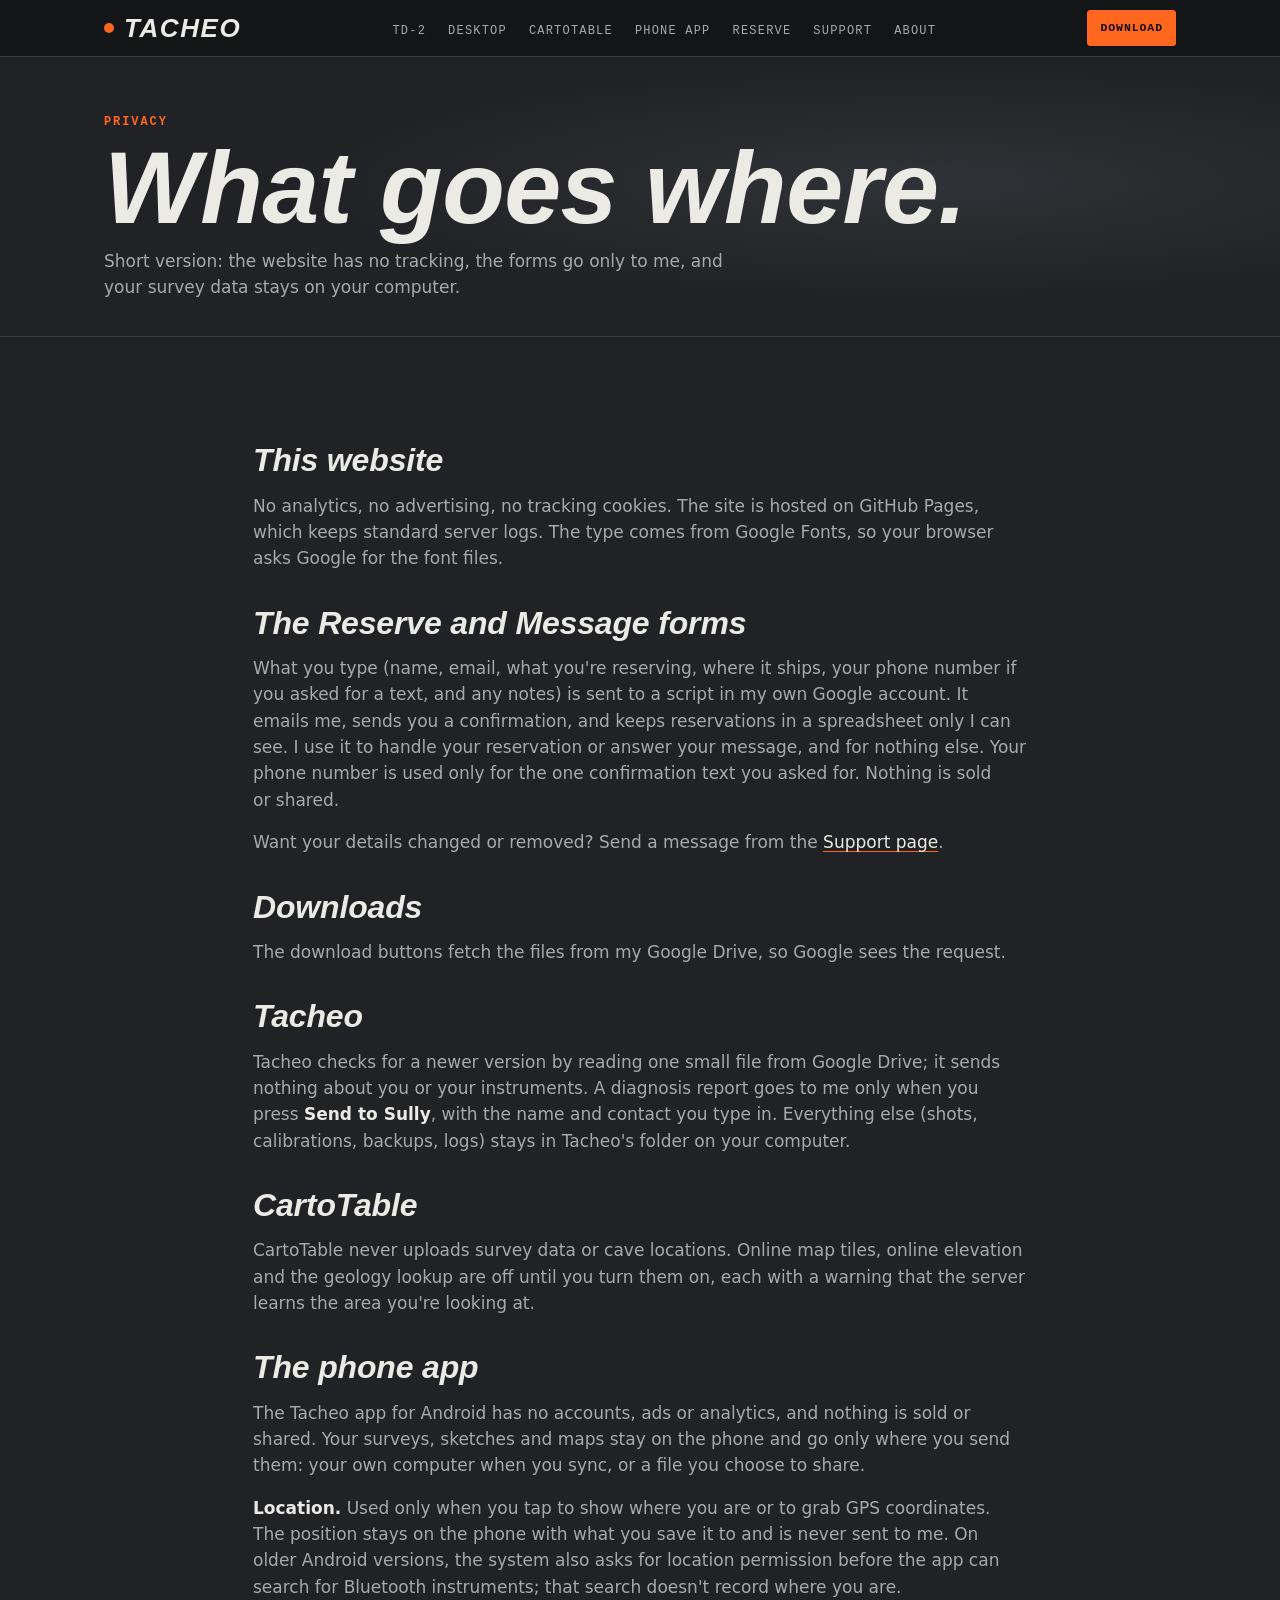
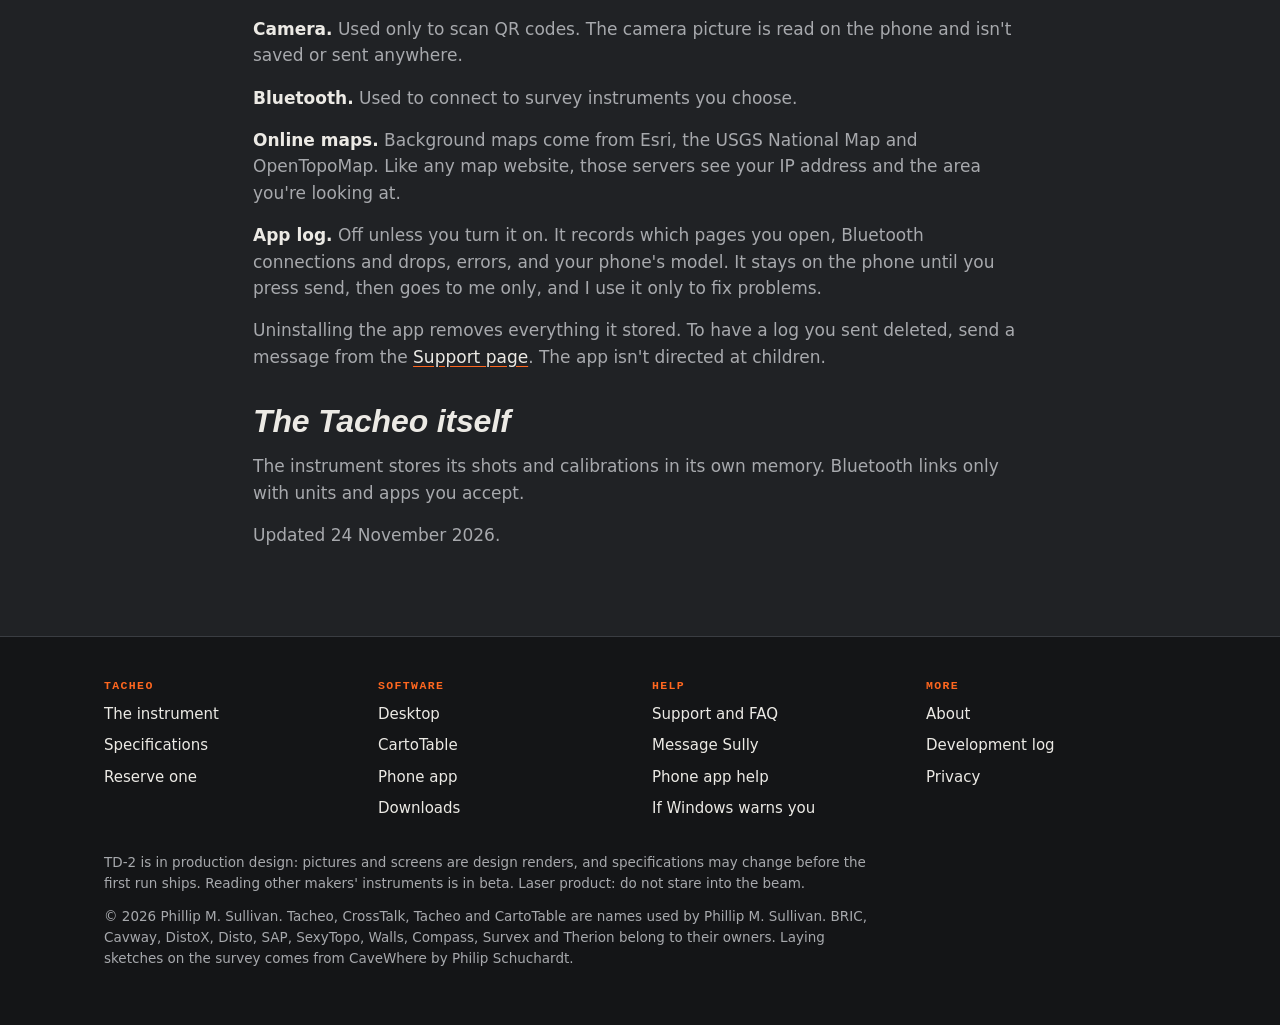
<file: privacy.html>
<!DOCTYPE html>
<!-- Copyright (C) 2026 Phillip M. Sullivan. All rights reserved. Tacheo project material. -->
<html lang="en">
<head>
<meta charset="utf-8">
<meta name="viewport" content="width=device-width, initial-scale=1">
<title>Privacy · Tacheo</title>
<meta name="description" content="What the Tacheo website, Tacheo and CartoTable collect, and where it goes.">
<meta property="og:title" content="Privacy · Tacheo">
<meta property="og:description" content="What the Tacheo website, Tacheo and CartoTable collect, and where it goes.">
<meta property="og:image" content="assets/img/tacheo2-render.webp">
<link rel="stylesheet" href="assets/site.css?v=dea2dd95">
<link rel="icon" href="assets/favicon.svg" type="image/svg+xml">
<meta name="theme-color" content="#141517">
</head>
<body>

<header class="top">
  <div class="wrap">
    <a class="mark" href="index.html" aria-label="Tacheo home"><i aria-hidden="true"></i>TACHEO</a>
    <nav aria-label="Site">
      <ul>
        <li><a href="tacheo.html">TD-2</a></li>
        <li><a href="topside.html">Desktop</a></li>
        <li><a href="cartotable.html">CartoTable</a></li>
        <li><a href="phone.html">Phone app</a></li>
        <li><a href="reserve.html">Reserve</a></li>
        <li><a href="support.html">Support</a></li>
        <li><a href="about.html">About</a></li>
      </ul>
    </nav>
    <div class="hright">
      <a class="btn" href="download.html">Download</a>
      <details class="mnav"><summary aria-label="Menu">Menu</summary>
        <ul>
          <li><a href="tacheo.html">TD-2</a></li>
          <li><a href="topside.html">Desktop</a></li>
          <li><a href="cartotable.html">CartoTable</a></li>
          <li><a href="phone.html">Phone app</a></li>
          <li><a href="reserve.html">Reserve</a></li>
          <li><a href="support.html">Support</a></li>
          <li><a href="about.html">About</a></li>
          <li><a href="download.html">Download</a></li>
        </ul>
      </details>
    </div>
  </div>
</header>

<main id="top">

<section class="pagehead short">
  <div class="wrap">
    <div>
      <p class="eyebrow">Privacy</p>
      <h1>What goes where.</h1>
      <p class="sub">Short version: the website has no tracking, the forms go only to me, and your survey data stays on your computer.</p>
    </div>
  </div>
</section>

<section id="privacy">
  <div class="wrap prose wide">
    <h2>This website</h2>
    <p>No analytics, no advertising, no tracking cookies. The site is hosted on GitHub Pages, which keeps standard server logs. The type comes from Google Fonts, so your browser asks Google for the font files.</p>

    <h2>The Reserve and Message forms</h2>
    <p>What you type (name, email, what you're reserving, where it ships, your phone number if you asked for a text, and any notes) is sent to a script in my own Google account. It emails me, sends you a confirmation, and keeps reservations in a spreadsheet only I can see. I use it to handle your reservation or answer your message, and for nothing else. Your phone number is used only for the one confirmation text you asked for. Nothing is sold or shared.</p>
    <p>Want your details changed or removed? Send a message from the <a href="support.html#message">Support page</a>.</p>

    <h2>Downloads</h2>
    <p>The download buttons fetch the files from my Google Drive, so Google sees the request.</p>

    <h2>Tacheo</h2>
    <p>Tacheo checks for a newer version by reading one small file from Google Drive; it sends nothing about you or your instruments. A diagnosis report goes to me only when you press <b>Send to Sully</b>, with the name and contact you type in. Everything else (shots, calibrations, backups, logs) stays in Tacheo's folder on your computer.</p>

    <h2>CartoTable</h2>
    <p>CartoTable never uploads survey data or cave locations. Online map tiles, online elevation and the geology lookup are off until you turn them on, each with a warning that the server learns the area you're looking at.</p>

    <h2>The phone app</h2>
    <p>The Tacheo app for Android has no accounts, ads or analytics, and nothing is sold or shared. Your surveys, sketches and maps stay on the phone and go only where you send them: your own computer when you sync, or a file you choose to share.</p>
    <p><b>Location.</b> Used only when you tap to show where you are or to grab GPS coordinates. The position stays on the phone with what you save it to and is never sent to me. On older Android versions, the system also asks for location permission before the app can search for Bluetooth instruments; that search doesn't record where you are.</p>
    <p><b>Camera.</b> Used only to scan QR codes. The camera picture is read on the phone and isn't saved or sent anywhere.</p>
    <p><b>Bluetooth.</b> Used to connect to survey instruments you choose.</p>
    <p><b>Online maps.</b> Background maps come from Esri, the USGS National Map and OpenTopoMap. Like any map website, those servers see your IP address and the area you're looking at.</p>
    <p><b>App log.</b> Off unless you turn it on. It records which pages you open, Bluetooth connections and drops, errors, and your phone's model. It stays on the phone until you press send, then goes to me only, and I use it only to fix problems.</p>
    <p>Uninstalling the app removes everything it stored. To have a log you sent deleted, send a message from the <a href="support.html">Support page</a>. The app isn't directed at children.</p>

    <h2>The Tacheo itself</h2>
    <p>The instrument stores its shots and calibrations in its own memory. Bluetooth links only with units and apps you accept.</p>

    <p class="muted">Updated 24 November 2026.</p>
  </div>
</section>

</main>

<footer>
  <div class="wrap">
    <div class="fcols">
      <div><b>Tacheo</b><a href="tacheo.html">The instrument</a><a href="tacheo.html#specs">Specifications</a><a href="reserve.html">Reserve one</a></div>
      <div><b>Software</b><a href="topside.html">Desktop</a><a href="cartotable.html">CartoTable</a><a href="phone.html">Phone app</a><a href="download.html">Downloads</a></div>
      <div><b>Help</b><a href="support.html">Support and FAQ</a><a href="support.html#message">Message Sully</a><a href="https://p0sull02.github.io/cartotable-app/help.html">Phone app help</a><a href="download.html#windows-warning">If Windows warns you</a></div>
      <div><b>More</b><a href="about.html">About</a><a href="about.html#log">Development log</a><a href="privacy.html">Privacy</a></div>
    </div>
    <p>TD-2 is in production design: pictures and screens are design renders, and specifications may change before the first run ships. Reading other makers' instruments is in beta. Laser product: do not stare into the beam.</p>
    <p>© 2026 Phillip M. Sullivan. Tacheo, CrossTalk, Tacheo and CartoTable are names used by Phillip M. Sullivan. BRIC, Cavway, DistoX, Disto, SAP, SexyTopo, Walls, Compass, Survex and Therion belong to their owners. Laying sketches on the survey comes from CaveWhere by Philip Schuchardt.</p>
  </div>
</footer>
</body>
</html>
</file>
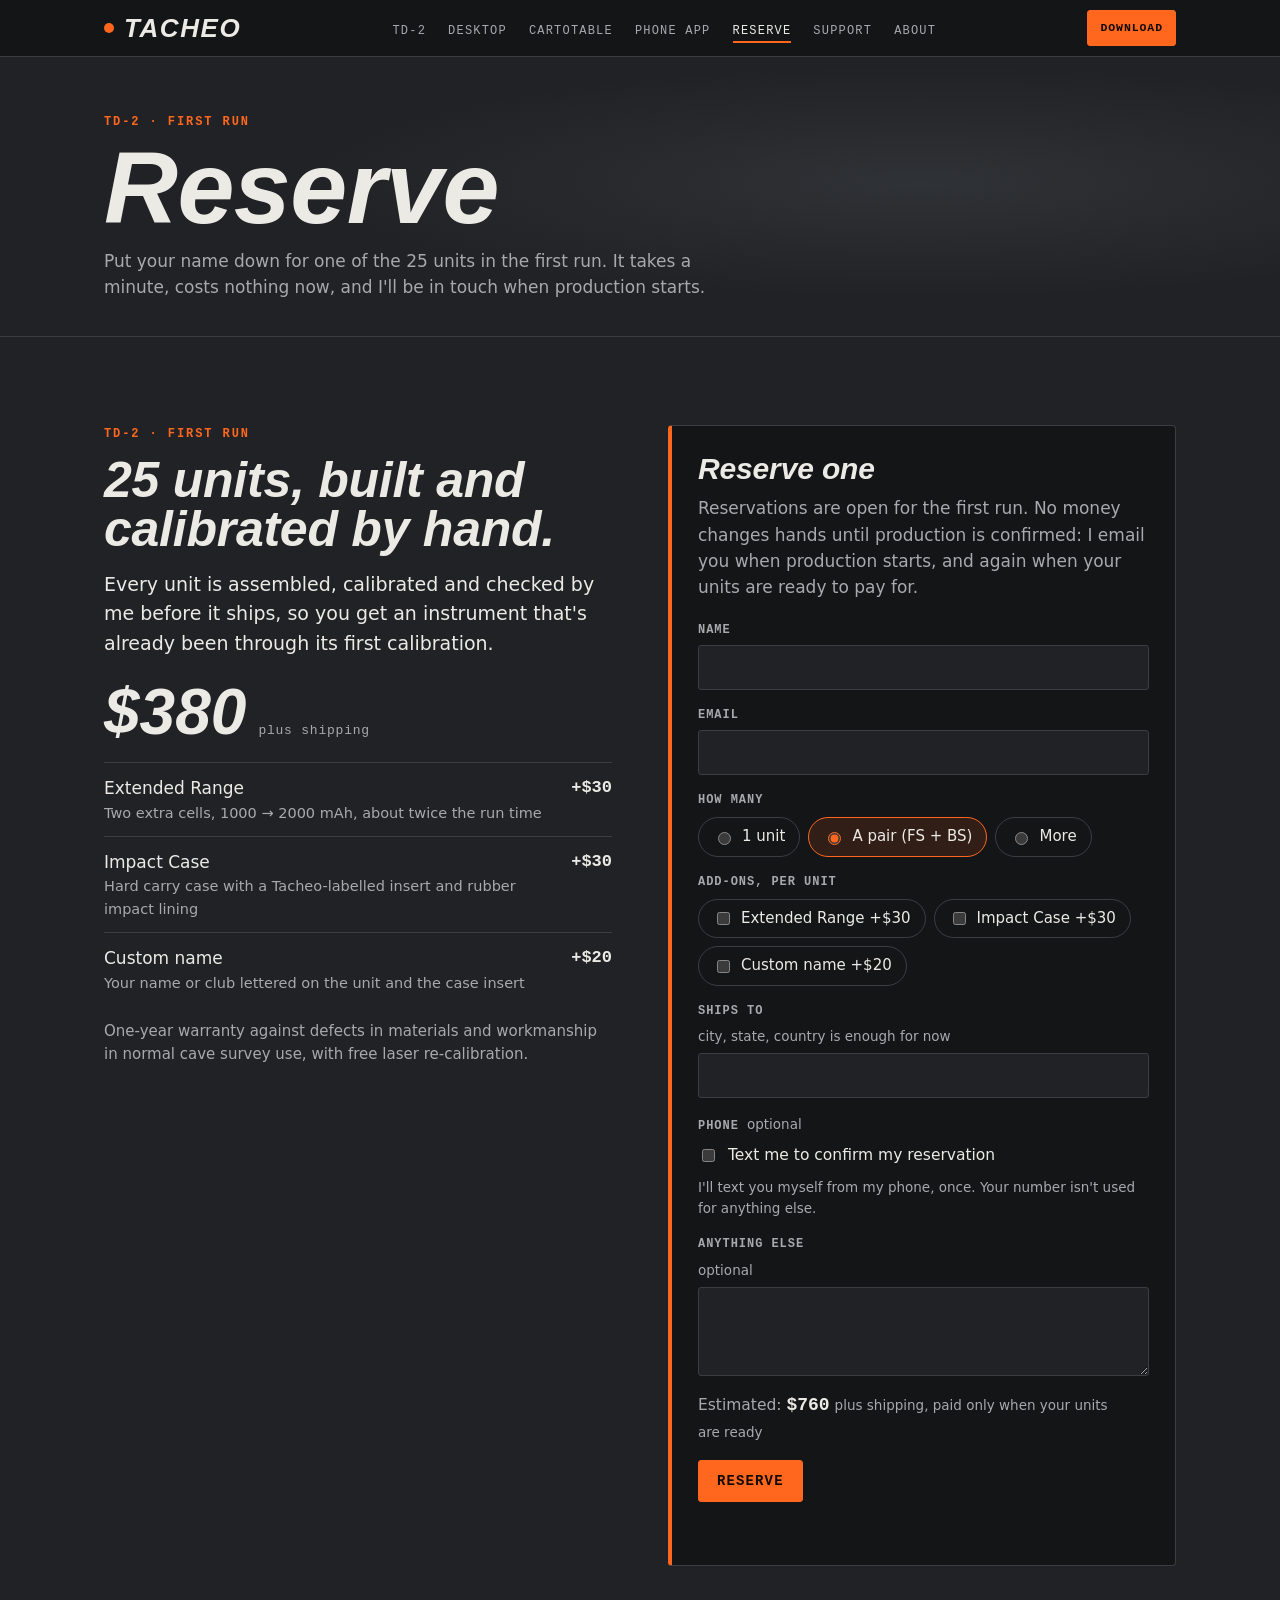
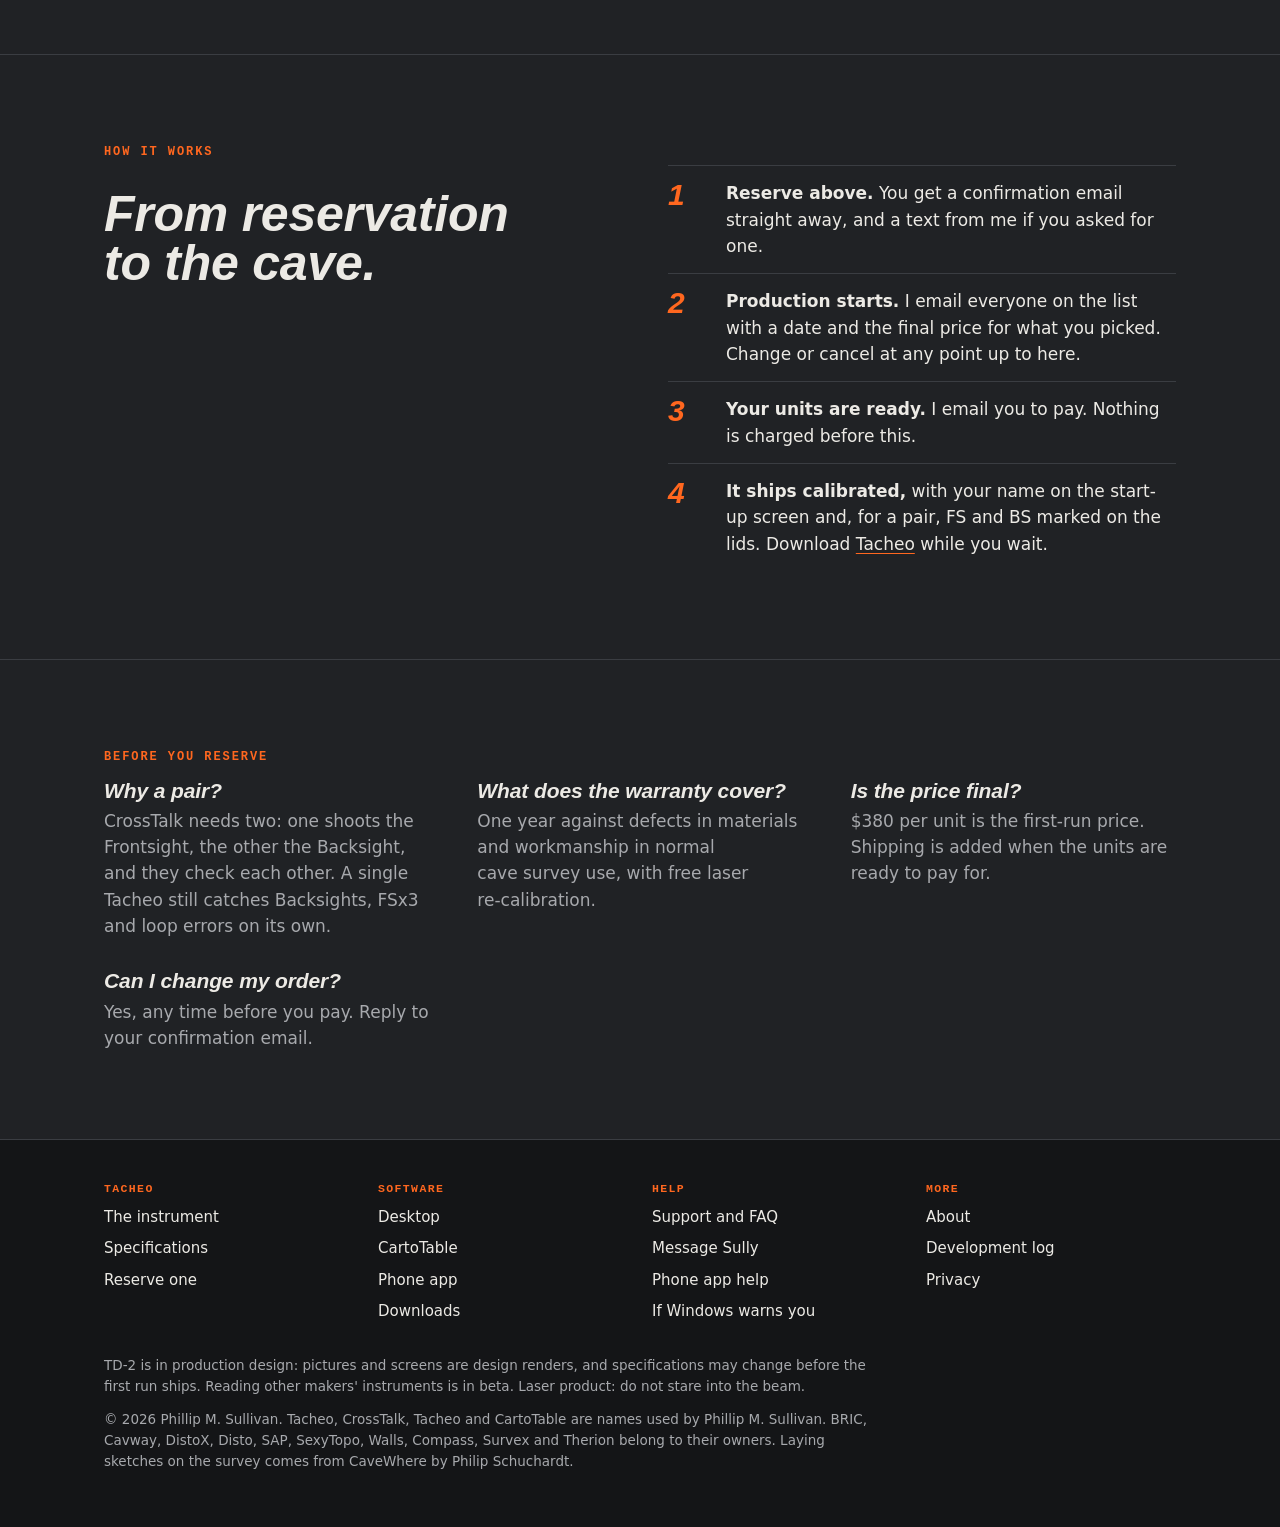
<file: reserve.html>
<!DOCTYPE html>
<!-- Copyright (C) 2026 Phillip M. Sullivan. All rights reserved. Tacheo project material. -->
<html lang="en">
<head>
<meta charset="utf-8">
<meta name="viewport" content="width=device-width, initial-scale=1">
<title>Reserve a Tacheo: first run of 25</title>
<meta name="description" content="Reserve a TD-2 from the first run of 25 units, built and calibrated by hand. No money changes hands until production is confirmed.">
<meta property="og:title" content="Reserve a Tacheo: first run of 25">
<meta property="og:description" content="Reserve a TD-2 from the first run of 25 units, built and calibrated by hand. No money changes hands until production is confirmed.">
<meta property="og:image" content="assets/img/tacheo2-render.webp">
<link rel="stylesheet" href="assets/site.css?v=dea2dd95">
<link rel="icon" href="assets/favicon.svg" type="image/svg+xml">
<meta name="theme-color" content="#141517">
</head>
<body>

<header class="top">
  <div class="wrap">
    <a class="mark" href="index.html" aria-label="Tacheo home"><i aria-hidden="true"></i>TACHEO</a>
    <nav aria-label="Site">
      <ul>
        <li><a href="tacheo.html">TD-2</a></li>
        <li><a href="topside.html">Desktop</a></li>
        <li><a href="cartotable.html">CartoTable</a></li>
        <li><a href="phone.html">Phone app</a></li>
        <li><a href="reserve.html" class="on" aria-current="page">Reserve</a></li>
        <li><a href="support.html">Support</a></li>
        <li><a href="about.html">About</a></li>
      </ul>
    </nav>
    <div class="hright">
      <a class="btn" href="download.html">Download</a>
      <details class="mnav"><summary aria-label="Menu">Menu</summary>
        <ul>
          <li><a href="tacheo.html">TD-2</a></li>
          <li><a href="topside.html">Desktop</a></li>
          <li><a href="cartotable.html">CartoTable</a></li>
          <li><a href="phone.html">Phone app</a></li>
          <li><a href="reserve.html" class="on" aria-current="page">Reserve</a></li>
          <li><a href="support.html">Support</a></li>
          <li><a href="about.html">About</a></li>
          <li><a href="download.html">Download</a></li>
        </ul>
      </details>
    </div>
  </div>
</header>

<main id="top">

<section class="pagehead short">
  <div class="wrap">
    <div>
      <p class="eyebrow">TD-2 · first run</p>
      <h1>Reserve</h1>
      <p class="sub">Put your name down for one of the 25 units in the first run. It takes a minute, costs nothing now, and I'll be in touch when production starts.</p>
    </div>
  </div>
</section>
<section id="reserve-now">
  <div class="wrap run">
    <div>
      <p class="eyebrow">TD-2 · first run</p>
      <h2>25 units, built and calibrated by hand.</h2>
      <p class="lead" style="margin-top:16px">Every unit is assembled, calibrated and checked by me before it ships, so you get an instrument that's already been through its first calibration.</p>
      <div class="price"><span class="n">$380</span><span class="s">plus shipping</span></div>
      <table class="add">
        <tbody>
          <tr><td>Extended Range<small>Two extra cells, 1000 → 2000 mAh, about twice the run time</small></td><td>+$30</td></tr>
          <tr><td>Impact Case<small>Hard carry case with a Tacheo-labelled insert and rubber impact lining</small></td><td>+$30</td></tr>
          <tr><td>Custom name<small>Your name or club lettered on the unit and the case insert</small></td><td>+$20</td></tr>
        </tbody>
      </table>
      <p class="muted" style="margin-top:14px;font-size:15px">One-year warranty against defects in materials and workmanship in normal cave survey use, with free laser re-calibration.</p>
    </div>
    <div class="reserve">
      <h3>Reserve one</h3>
      <p class="muted">Reservations are open for the first run. No money changes hands until production is confirmed: I email you when production starts, and again when your units are ready to pay for.</p>
      <form id="reserve-form" class="rform" data-kind="reservation" novalidate>
        <label>Name <input name="name" autocomplete="name" required maxlength="100"></label>
        <label>Email <input name="email" type="email" autocomplete="email" required maxlength="200"></label>

        <fieldset>
          <legend>How many</legend>
          <div class="pills" role="radiogroup">
            <label><input type="radio" name="qty" value="1"> 1 unit</label>
            <label><input type="radio" name="qty" value="2" checked> A pair (FS + BS)</label>
            <label><input type="radio" name="qty" value="other"> More</label>
          </div>
          <label class="more" hidden>Number of units <input name="qtyOther" type="number" min="3" max="25" value="3"></label>
        </fieldset>

        <fieldset>
          <legend>Add-ons, per unit</legend>
          <div class="pills">
            <label><input type="checkbox" name="addons" value="Extended Range" data-price="30"> Extended Range +$30</label>
            <label><input type="checkbox" name="addons" value="Impact Case" data-price="30"> Impact Case +$30</label>
            <label><input type="checkbox" name="addons" value="Custom name" data-price="20"> Custom name +$20</label>
          </div>
          <label class="customname" hidden>Name or club to letter on it <input name="customName" maxlength="40"></label>
        </fieldset>

        <label>Ships to <span class="opt">city, state, country is enough for now</span>
          <input name="shipTo" autocomplete="address-level2" maxlength="300"></label>

        <fieldset class="textme">
          <legend>Phone <span class="opt">optional</span></legend>
          <label class="check"><input type="checkbox" name="wantsText"> Text me to confirm my reservation</label>
          <label class="phone" hidden>Mobile number <input name="phone" type="tel" autocomplete="tel" maxlength="30" placeholder="(502) 555-0123"></label>
          <p class="opt">I'll text you myself from my phone, once. Your number isn't used for anything else.</p>
        </fieldset>

        <label>Anything else <span class="opt">optional</span> <textarea name="notes" rows="3" maxlength="2000"></textarea></label>

        <div class="hp" aria-hidden="true"><label>Leave this empty <input name="website" tabindex="-1" autocomplete="off"></label></div>

        <p class="total" aria-live="polite">Estimated: <b id="rtotal">$760</b> <span class="opt">plus shipping, paid only when your units are ready</span></p>
        <button class="btn" type="submit">Reserve</button>
        <p class="rstatus" role="status" aria-live="polite"></p>
      </form>
    </div>
  </div>
</section>
<section id="how">
  <div class="wrap split">
    <div class="head">
      <p class="eyebrow">How it works</p>
      <h2>From reservation to the cave.</h2>
    </div>
    <ol class="steps">
      <li><span><b>Reserve above.</b> You get a confirmation email straight away, and a text from me if you asked for one.</span></li>
      <li><span><b>Production starts.</b> I email everyone on the list with a date and the final price for what you picked. Change or cancel at any point up to here.</span></li>
      <li><span><b>Your units are ready.</b> I email you to pay. Nothing is charged before this.</span></li>
      <li><span><b>It ships calibrated,</b> with your name on the start-up screen and, for a pair, FS and BS marked on the lids. Download <a href="download.html">Tacheo</a> while you wait.</span></li>
    </ol>
  </div>
</section>
<section id="reserve-faq">
  <div class="wrap">
    <p class="eyebrow">Before you reserve</p>
    <div class="faq" style="margin-top:0">
      <div><h3>Why a pair?</h3><p>CrossTalk needs two: one shoots the Frontsight, the other the Backsight, and they check each other. A single Tacheo still catches Backsights, FSx3 and loop errors on its own.</p></div>
      <div><h3>What does the warranty cover?</h3><p>One year against defects in materials and workmanship in normal cave survey use, with free laser re-calibration.</p></div>
      <div><h3>Is the price final?</h3><p>$380 per unit is the first-run price. Shipping is added when the units are ready to pay for.</p></div>
      <div><h3>Can I change my order?</h3><p>Yes, any time before you pay. Reply to your confirmation email.</p></div>
    </div>
  </div>
</section>

</main>

<footer>
  <div class="wrap">
    <div class="fcols">
      <div><b>Tacheo</b><a href="tacheo.html">The instrument</a><a href="tacheo.html#specs">Specifications</a><a href="reserve.html">Reserve one</a></div>
      <div><b>Software</b><a href="topside.html">Desktop</a><a href="cartotable.html">CartoTable</a><a href="phone.html">Phone app</a><a href="download.html">Downloads</a></div>
      <div><b>Help</b><a href="support.html">Support and FAQ</a><a href="support.html#message">Message Sully</a><a href="https://p0sull02.github.io/cartotable-app/help.html">Phone app help</a><a href="download.html#windows-warning">If Windows warns you</a></div>
      <div><b>More</b><a href="about.html">About</a><a href="about.html#log">Development log</a><a href="privacy.html">Privacy</a></div>
    </div>
    <p>TD-2 is in production design: pictures and screens are design renders, and specifications may change before the first run ships. Reading other makers' instruments is in beta. Laser product: do not stare into the beam.</p>
    <p>© 2026 Phillip M. Sullivan. Tacheo, CrossTalk, Tacheo and CartoTable are names used by Phillip M. Sullivan. BRIC, Cavway, DistoX, Disto, SAP, SexyTopo, Walls, Compass, Survex and Therion belong to their owners. Laying sketches on the survey comes from CaveWhere by Philip Schuchardt.</p>
  </div>
</footer>
<script src="assets/reserve.js?v=1bb1f0c1" defer></script>
</body>
</html>
</file>
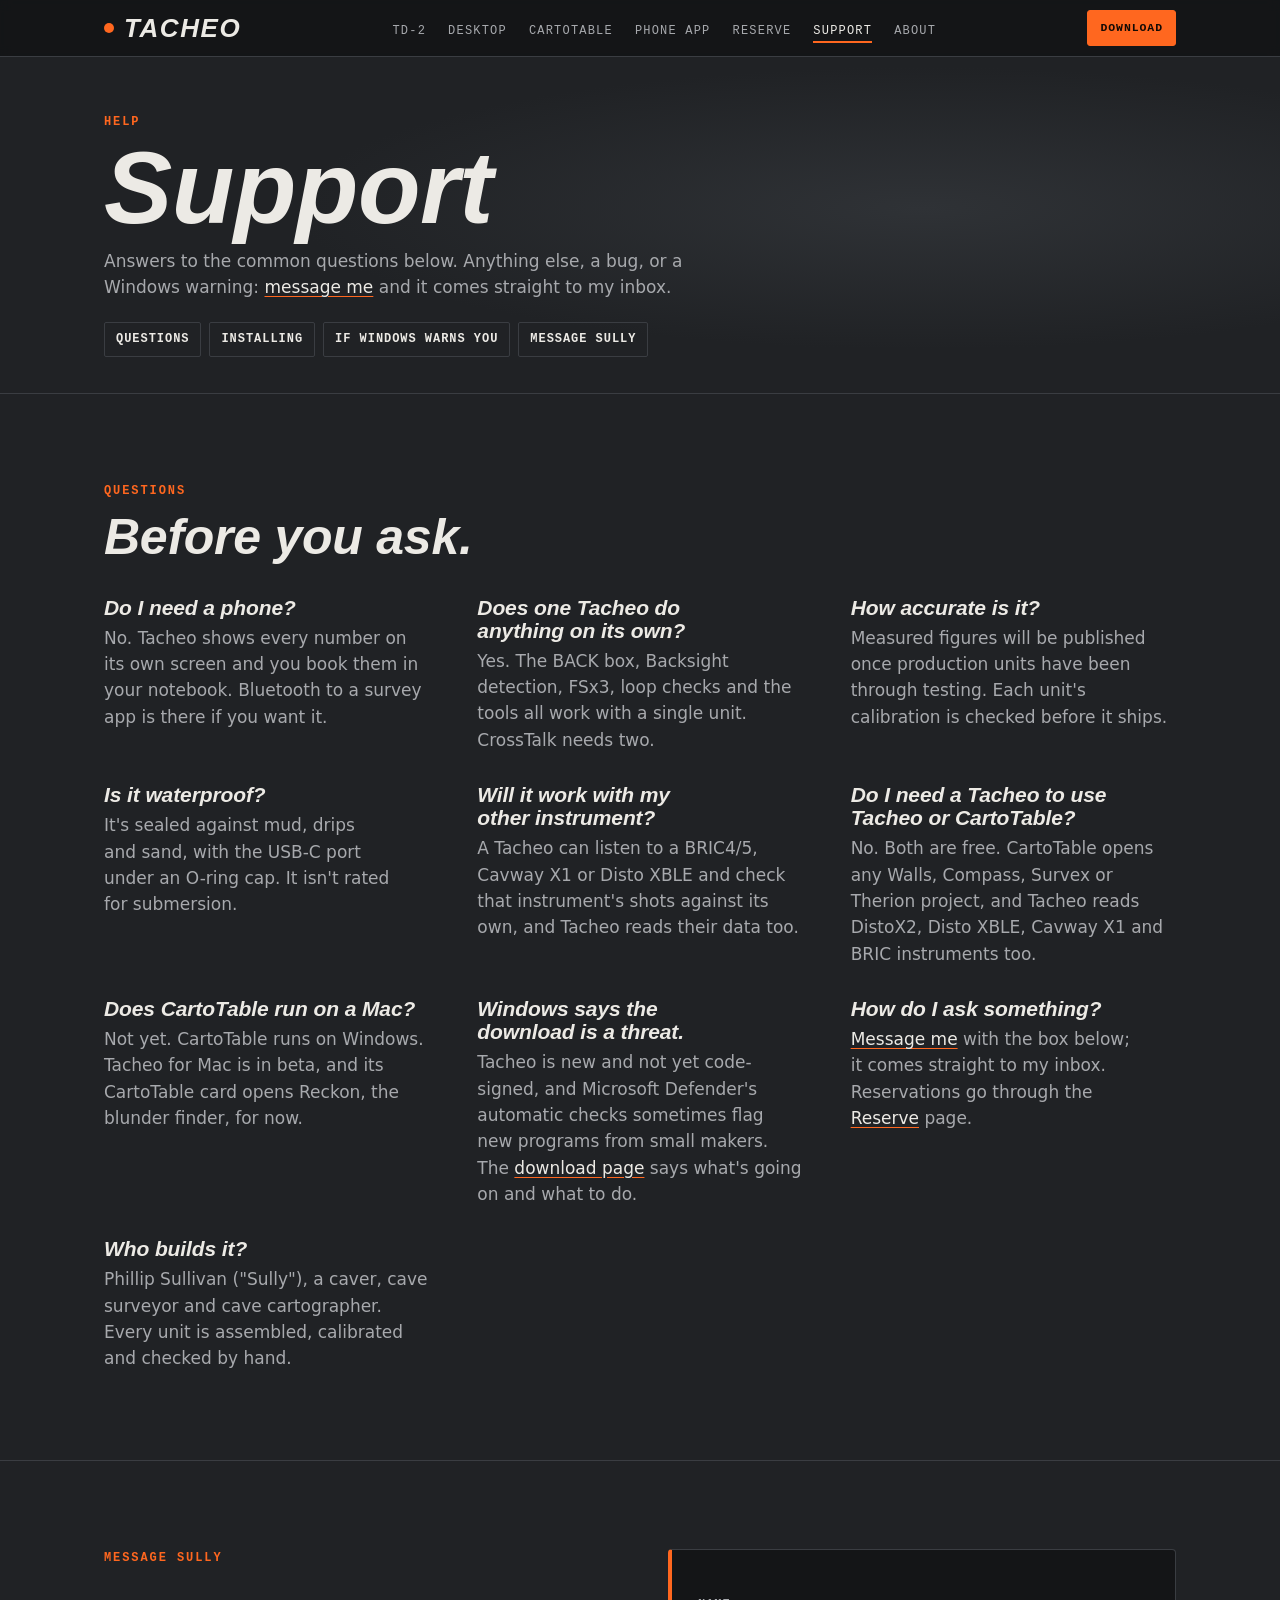
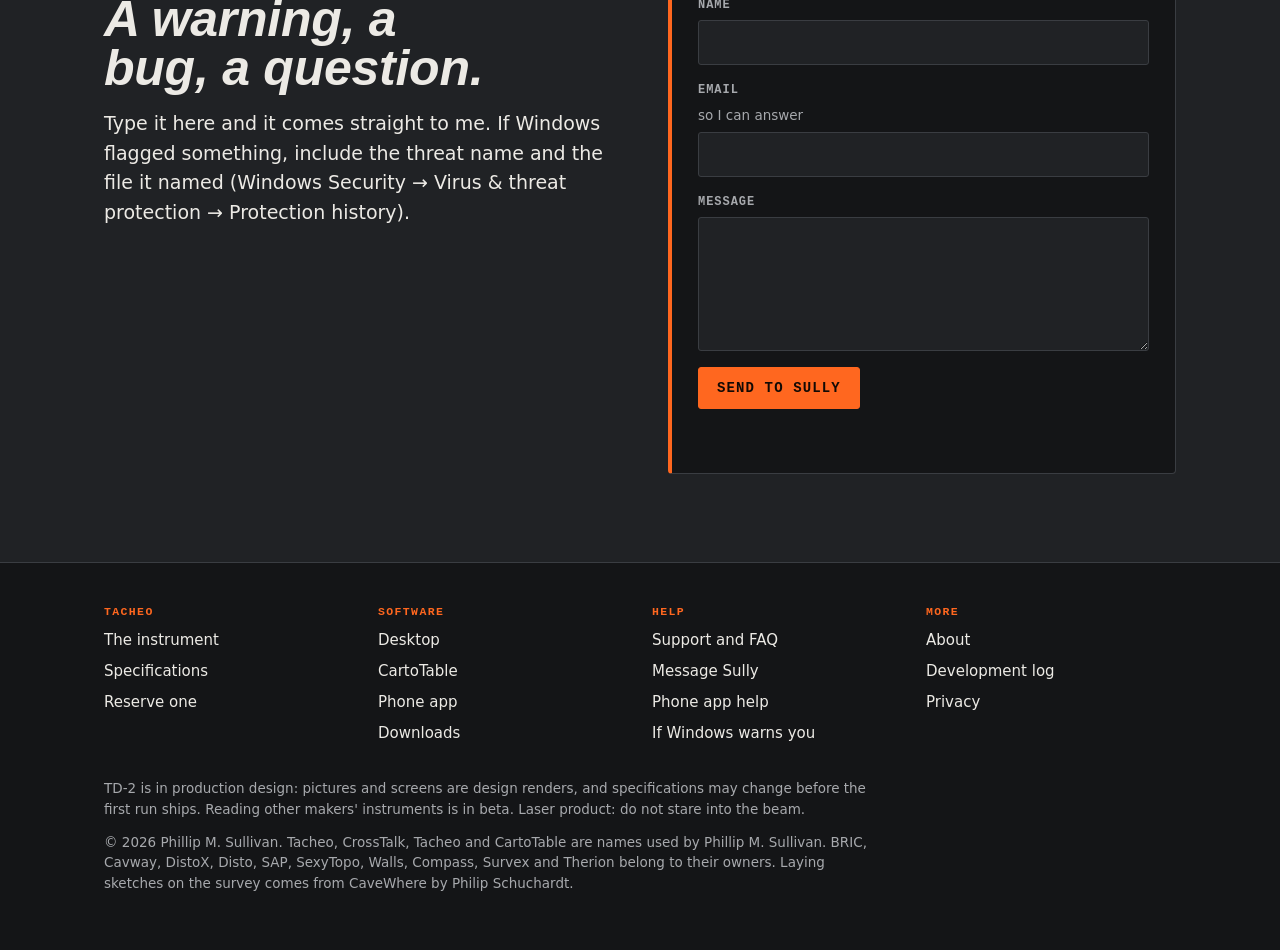
<file: support.html>
<!DOCTYPE html>
<!-- Copyright (C) 2026 Phillip M. Sullivan. All rights reserved. Tacheo project material. -->
<html lang="en">
<head>
<meta charset="utf-8">
<meta name="viewport" content="width=device-width, initial-scale=1">
<title>Support: Tacheo and CartoTable</title>
<meta name="description" content="Answers to common questions about Tacheo and CartoTable, install help, and a box to message Sully directly.">
<meta property="og:title" content="Support: Tacheo and CartoTable">
<meta property="og:description" content="Answers to common questions about Tacheo and CartoTable, install help, and a box to message Sully directly.">
<meta property="og:image" content="assets/img/tacheo2-render.webp">
<link rel="stylesheet" href="assets/site.css?v=dea2dd95">
<link rel="icon" href="assets/favicon.svg" type="image/svg+xml">
<meta name="theme-color" content="#141517">
</head>
<body>

<header class="top">
  <div class="wrap">
    <a class="mark" href="index.html" aria-label="Tacheo home"><i aria-hidden="true"></i>TACHEO</a>
    <nav aria-label="Site">
      <ul>
        <li><a href="tacheo.html">TD-2</a></li>
        <li><a href="topside.html">Desktop</a></li>
        <li><a href="cartotable.html">CartoTable</a></li>
        <li><a href="phone.html">Phone app</a></li>
        <li><a href="reserve.html">Reserve</a></li>
        <li><a href="support.html" class="on" aria-current="page">Support</a></li>
        <li><a href="about.html">About</a></li>
      </ul>
    </nav>
    <div class="hright">
      <a class="btn" href="download.html">Download</a>
      <details class="mnav"><summary aria-label="Menu">Menu</summary>
        <ul>
          <li><a href="tacheo.html">TD-2</a></li>
          <li><a href="topside.html">Desktop</a></li>
          <li><a href="cartotable.html">CartoTable</a></li>
          <li><a href="phone.html">Phone app</a></li>
          <li><a href="reserve.html">Reserve</a></li>
          <li><a href="support.html" class="on" aria-current="page">Support</a></li>
          <li><a href="about.html">About</a></li>
          <li><a href="download.html">Download</a></li>
        </ul>
      </details>
    </div>
  </div>
</header>

<main id="top">

<section class="pagehead short">
  <div class="wrap">
    <div>
      <p class="eyebrow">Help</p>
      <h1>Support</h1>
      <p class="sub">Answers to the common questions below. Anything else, a bug, or a Windows warning: <a href="#message">message me</a> and it comes straight to my inbox.</p>
      <ul class="jump">
        <li><a href="#faq">Questions</a></li><li><a href="download.html#install">Installing</a></li><li><a href="download.html#windows-warning">If Windows warns you</a></li><li><a href="#message">Message Sully</a></li>
      </ul>
    </div>
  </div>
</section>
<section id="faq">
  <div class="wrap">
    <p class="eyebrow">Questions</p>
    <h2>Before you ask.</h2>
    <div class="faq">
      <div><h3>Do I need a phone?</h3><p>No. Tacheo shows every number on its own screen and you book them in your notebook. Bluetooth to a survey app is there if you want it.</p></div>
      <div><h3>Does one Tacheo do anything on its own?</h3><p>Yes. The BACK box, Backsight detection, FSx3, loop checks and the tools all work with a single unit. CrossTalk needs two.</p></div>
      <div><h3>How accurate is it?</h3><p>Measured figures will be published once production units have been through testing. Each unit's calibration is checked before it ships.</p></div>
      <div><h3>Is it waterproof?</h3><p>It's sealed against mud, drips and sand, with the USB-C port under an O-ring cap. It isn't rated for submersion.</p></div>
      <div><h3>Will it work with my other instrument?</h3><p>A Tacheo can listen to a BRIC4/5, Cavway X1 or Disto XBLE and check that instrument's shots against its own, and Tacheo reads their data too.</p></div>
      <div><h3>Do I need a Tacheo to use Tacheo or CartoTable?</h3><p>No. Both are free. CartoTable opens any Walls, Compass, Survex or Therion project, and Tacheo reads DistoX2, Disto XBLE, Cavway X1 and BRIC instruments too.</p></div>
      <div><h3>Does CartoTable run on a Mac?</h3><p>Not yet. CartoTable runs on Windows. Tacheo for Mac is in beta, and its CartoTable card opens Reckon, the blunder finder, for now.</p></div>
      <div><h3>Windows says the download is a threat.</h3><p>Tacheo is new and not yet code-signed, and Microsoft Defender's automatic checks sometimes flag new programs from small makers. The <a href="download.html#windows-warning">download page</a> says what's going on and what to do.</p></div>
      <div><h3>How do I ask something?</h3><p><a href="#message">Message me</a> with the box below; it comes straight to my inbox. Reservations go through the <a href="reserve.html">Reserve</a> page.</p></div>
      <div><h3>Who builds it?</h3><p>Phillip Sullivan ("Sully"), a caver, cave surveyor and cave cartographer. Every unit is assembled, calibrated and checked by hand.</p></div>
    </div>
  </div>
</section>

<section id="message">
  <div class="wrap split">
    <div class="head">
      <p class="eyebrow">Message Sully</p>
      <h2>A warning, a bug, a question.</h2>
      <p class="lead">Type it here and it comes straight to me. If Windows flagged something, include the threat name and the file it named (Windows Security → Virus &amp; threat protection → Protection history).</p>
    </div>
    <div class="reserve">
      <form id="message-form" class="rform" data-kind="message" novalidate>
        <label>Name <input name="name" autocomplete="name" required maxlength="100"></label>
        <label>Email <span class="opt">so I can answer</span> <input name="email" type="email" autocomplete="email" required maxlength="200"></label>
        <label>Message <textarea name="notes" rows="5" required maxlength="4000"></textarea></label>
        <div class="hp" aria-hidden="true"><label>Leave this empty <input name="website" tabindex="-1" autocomplete="off"></label></div>
        <button class="btn" type="submit">Send to Sully</button>
        <p class="rstatus" role="status" aria-live="polite"></p>
      </form>
    </div>
  </div>
</section>

</main>

<footer>
  <div class="wrap">
    <div class="fcols">
      <div><b>Tacheo</b><a href="tacheo.html">The instrument</a><a href="tacheo.html#specs">Specifications</a><a href="reserve.html">Reserve one</a></div>
      <div><b>Software</b><a href="topside.html">Desktop</a><a href="cartotable.html">CartoTable</a><a href="phone.html">Phone app</a><a href="download.html">Downloads</a></div>
      <div><b>Help</b><a href="support.html">Support and FAQ</a><a href="support.html#message">Message Sully</a><a href="https://p0sull02.github.io/cartotable-app/help.html">Phone app help</a><a href="download.html#windows-warning">If Windows warns you</a></div>
      <div><b>More</b><a href="about.html">About</a><a href="about.html#log">Development log</a><a href="privacy.html">Privacy</a></div>
    </div>
    <p>TD-2 is in production design: pictures and screens are design renders, and specifications may change before the first run ships. Reading other makers' instruments is in beta. Laser product: do not stare into the beam.</p>
    <p>© 2026 Phillip M. Sullivan. Tacheo, CrossTalk, Tacheo and CartoTable are names used by Phillip M. Sullivan. BRIC, Cavway, DistoX, Disto, SAP, SexyTopo, Walls, Compass, Survex and Therion belong to their owners. Laying sketches on the survey comes from CaveWhere by Philip Schuchardt.</p>
  </div>
</footer>
<script src="assets/reserve.js?v=1bb1f0c1" defer></script>
</body>
</html>
</file>
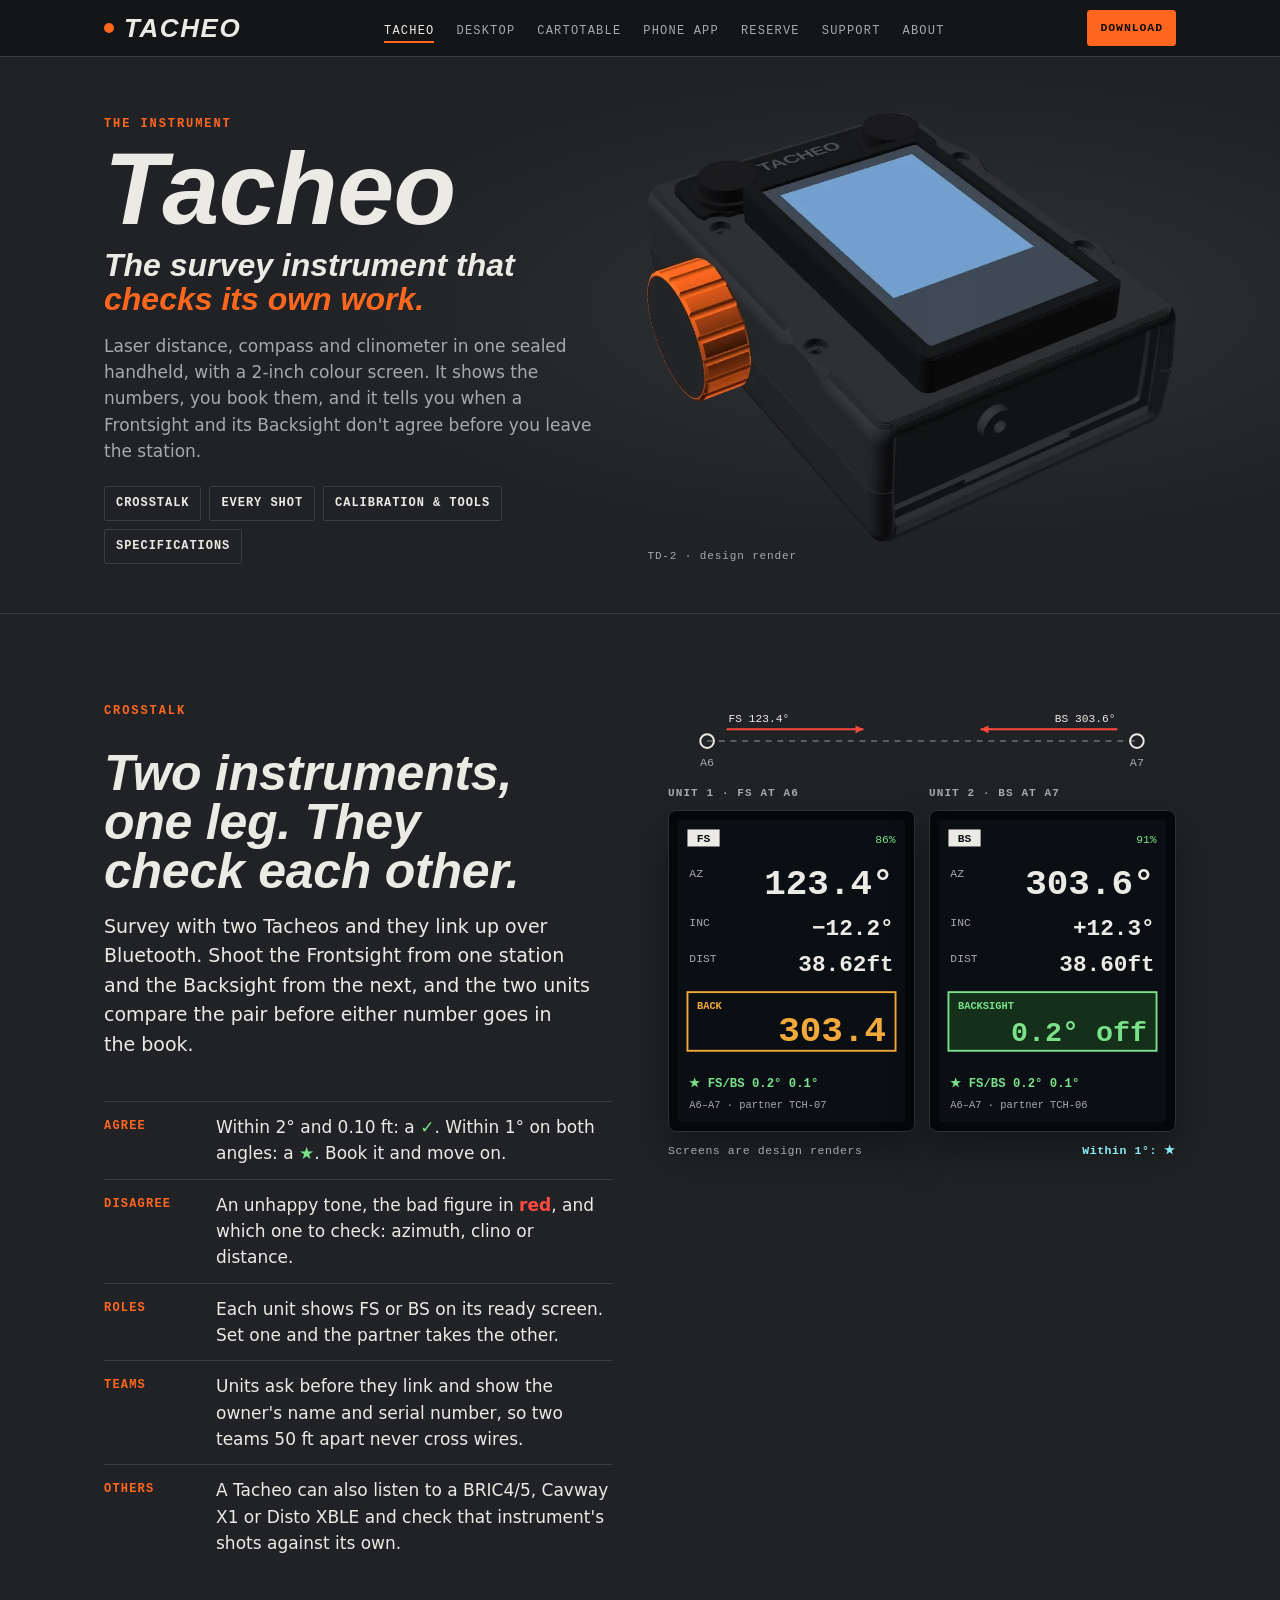
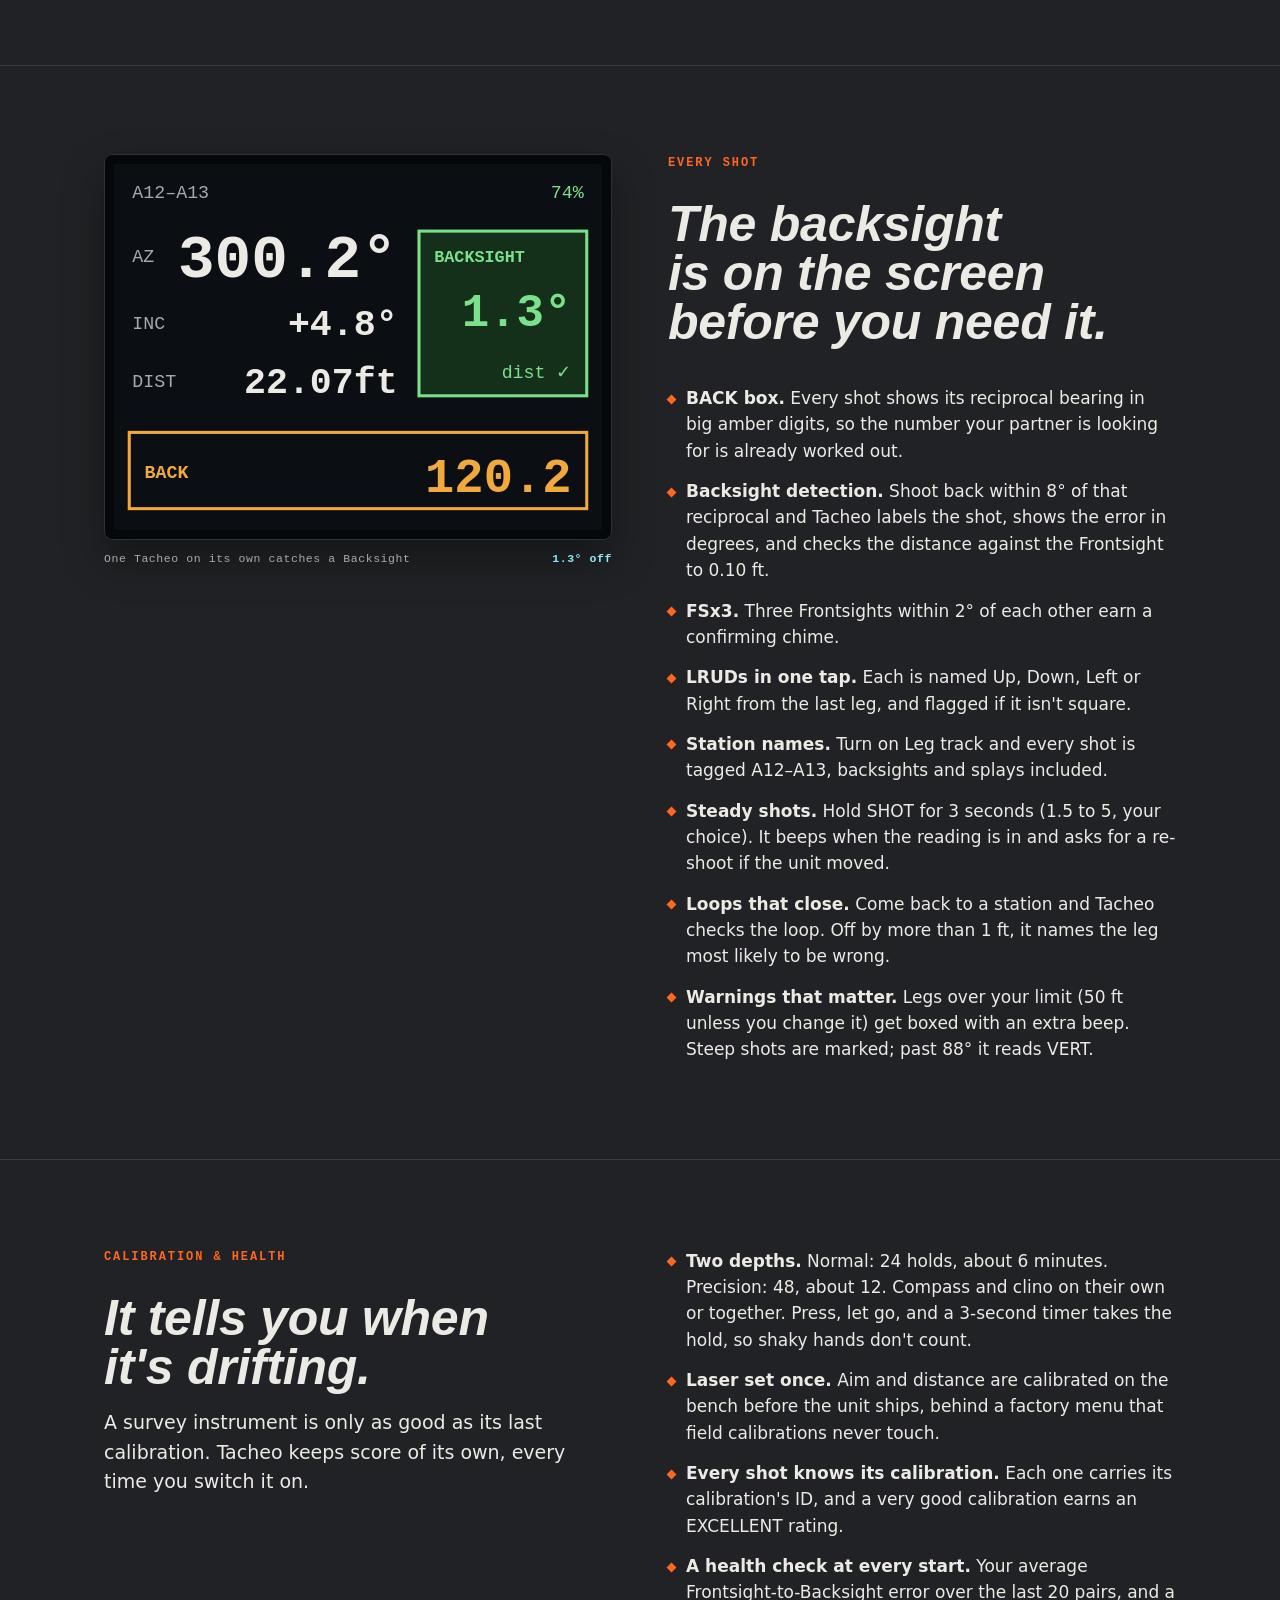
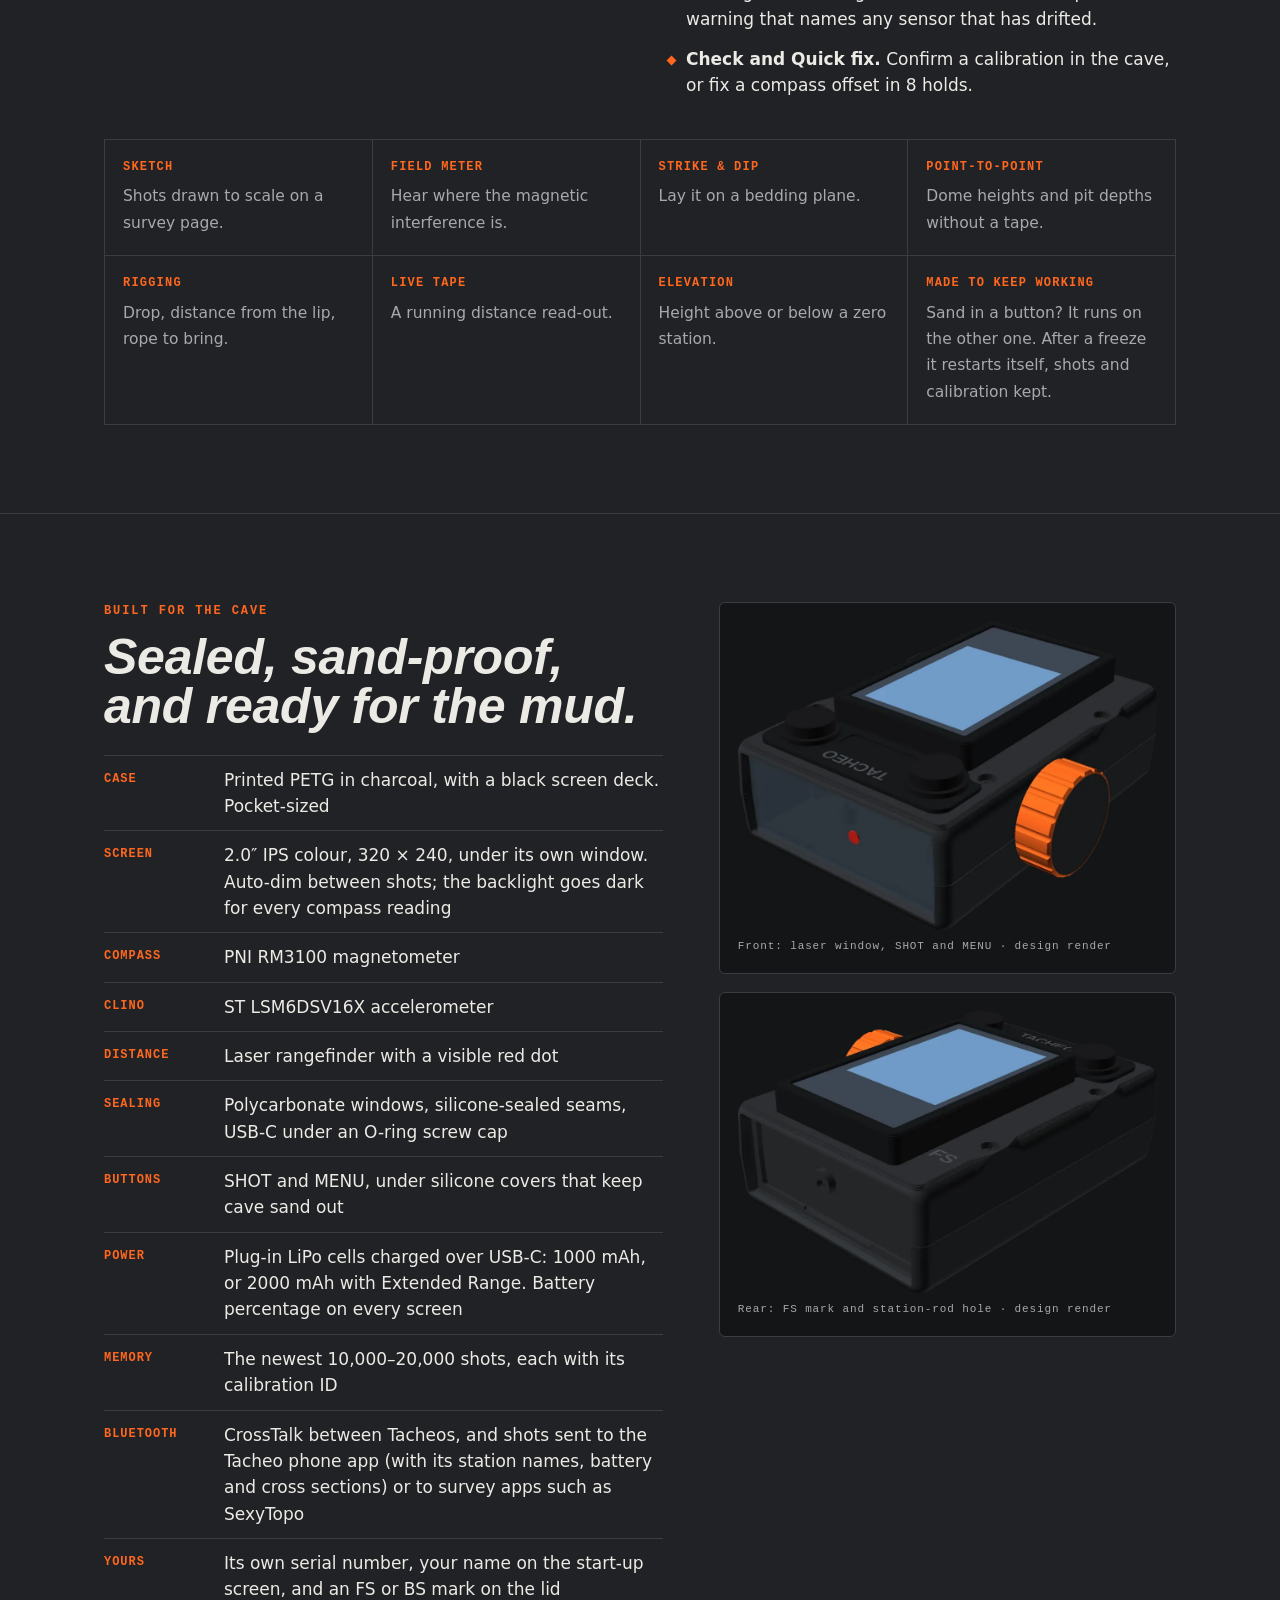
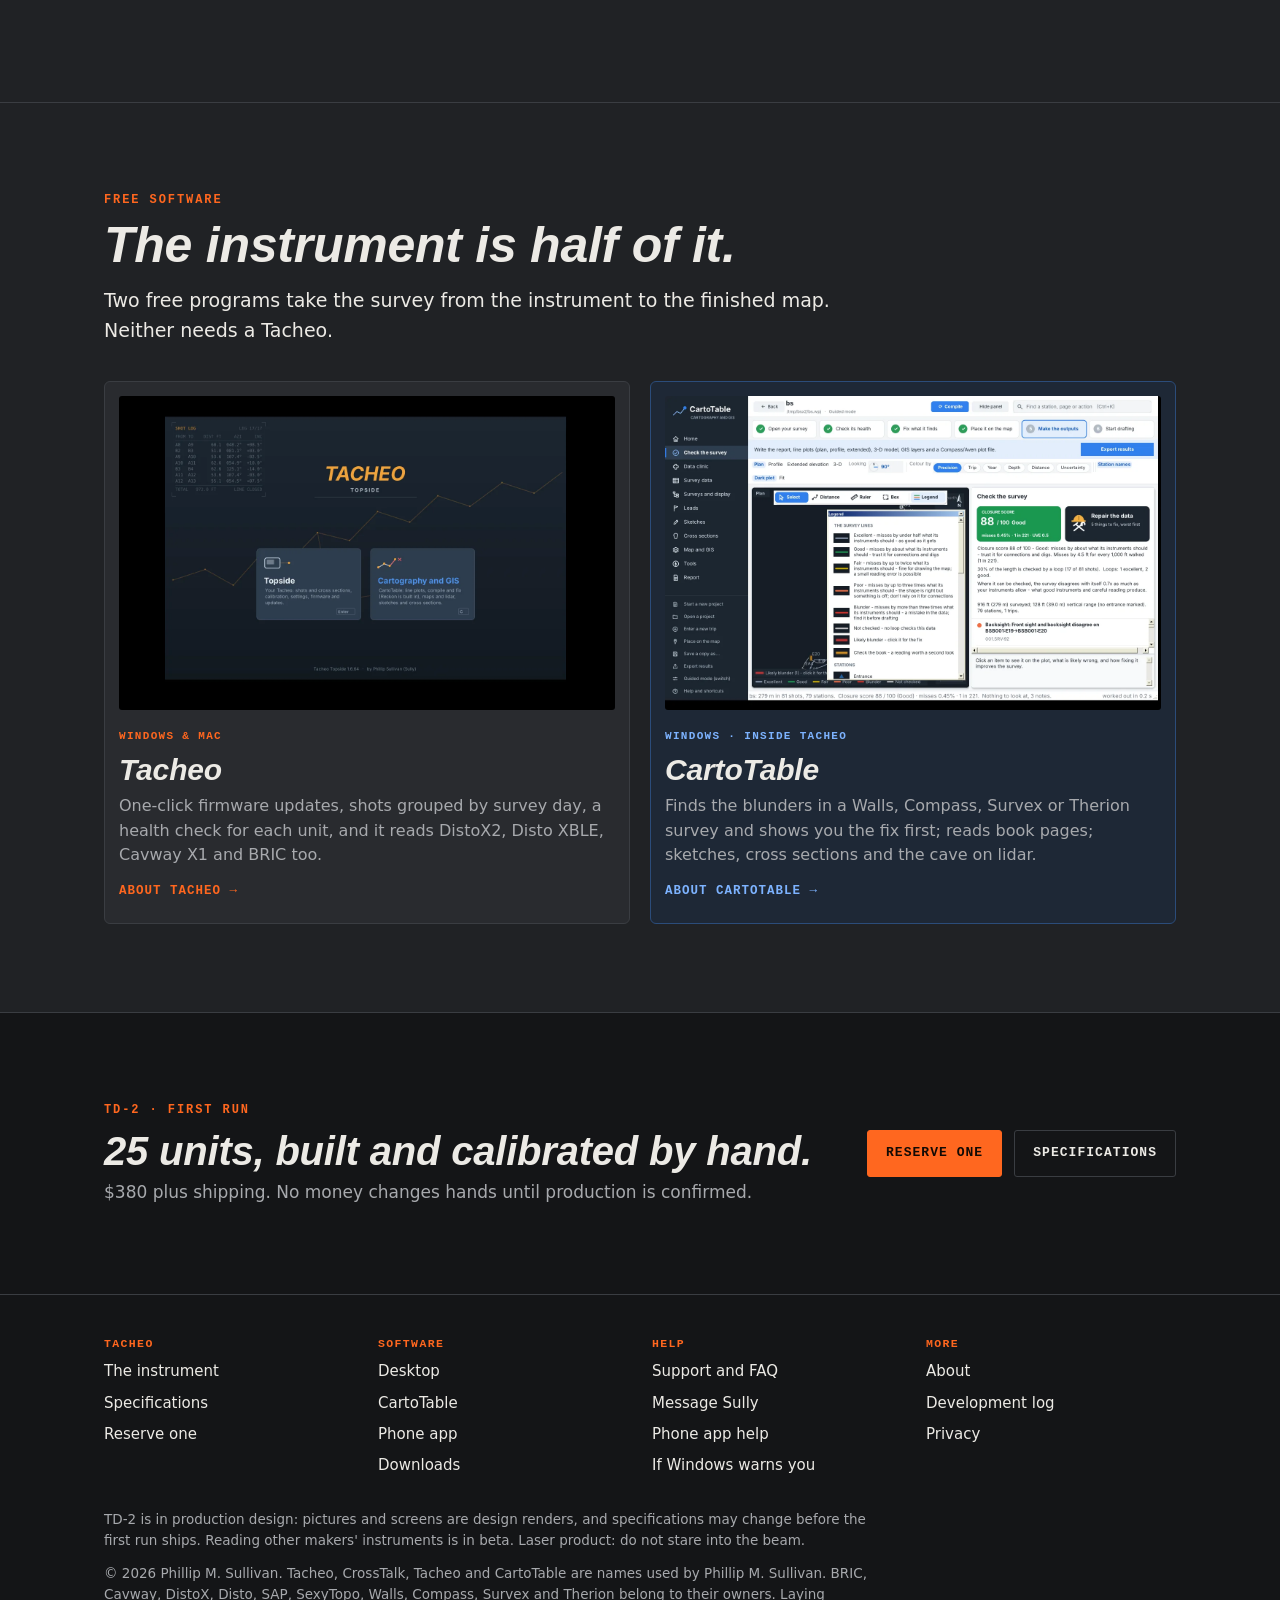
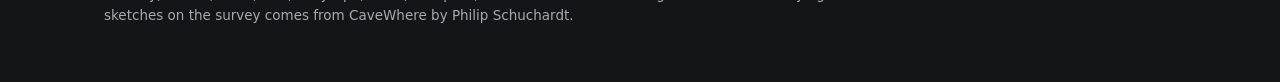
<file: tacheo.html>
<!DOCTYPE html>
<!-- Copyright (C) 2026 Phillip M. Sullivan. All rights reserved. Tacheo project material. -->
<html lang="en">
<head>
<meta charset="utf-8">
<meta name="viewport" content="width=device-width, initial-scale=1">
<title>Tacheo: the cave survey instrument that checks its own work</title>
<meta name="description" content="Laser distance, compass and clinometer in one sealed handheld with a 2-inch colour screen. CrossTalk, Backsight checks, calibration health and built-in survey tools.">
<meta property="og:title" content="Tacheo: the cave survey instrument that checks its own work">
<meta property="og:description" content="Laser distance, compass and clinometer in one sealed handheld with a 2-inch colour screen. CrossTalk, Backsight checks, calibration health and built-in survey tools.">
<meta property="og:image" content="assets/img/tacheo2-render.webp">
<link rel="stylesheet" href="assets/site.css?v=dea2dd95">
<link rel="icon" href="assets/favicon.svg" type="image/svg+xml">
<meta name="theme-color" content="#141517">
</head>
<body>

<header class="top">
  <div class="wrap">
    <a class="mark" href="index.html" aria-label="Tacheo home"><i aria-hidden="true"></i>TACHEO</a>
    <nav aria-label="Site">
      <ul>
        <li><a href="tacheo.html" class="on" aria-current="page">Tacheo</a></li>
        <li><a href="topside.html">Desktop</a></li>
        <li><a href="cartotable.html">CartoTable</a></li>
        <li><a href="phone.html">Phone app</a></li>
        <li><a href="reserve.html">Reserve</a></li>
        <li><a href="support.html">Support</a></li>
        <li><a href="about.html">About</a></li>
      </ul>
    </nav>
    <div class="hright">
      <a class="btn" href="download.html">Download</a>
      <details class="mnav"><summary aria-label="Menu">Menu</summary>
        <ul>
          <li><a href="tacheo.html" class="on" aria-current="page">Tacheo</a></li>
          <li><a href="topside.html">Desktop</a></li>
          <li><a href="cartotable.html">CartoTable</a></li>
          <li><a href="phone.html">Phone app</a></li>
          <li><a href="reserve.html">Reserve</a></li>
          <li><a href="support.html">Support</a></li>
          <li><a href="about.html">About</a></li>
          <li><a href="download.html">Download</a></li>
        </ul>
      </details>
    </div>
  </div>
</header>

<main id="top">

<section class="pagehead">
  <div class="wrap">
    <div>
      <p class="eyebrow">The instrument</p>
      <h1>Tacheo</h1>
      <p class="tag">The survey instrument that <em>checks its own work.</em></p>
      <p class="sub">Laser distance, compass and clinometer in one sealed handheld, with a 2-inch colour screen. It shows the numbers, you book them, and it tells you when a Frontsight and its Backsight don't agree before you leave the station.</p>
      <ul class="jump">
        <li><a href="#crosstalk">CrossTalk</a></li><li><a href="#every-shot">Every shot</a></li><li><a href="#calibration">Calibration &amp; tools</a></li><li><a href="#specs">Specifications</a></li>
      </ul>
    </div>
    <figure><img src="assets/img/tacheo2-render.webp" width="1000" height="812" alt="TD-2: a charcoal handheld with a raised black screen deck and an orange screw cap over the USB-C port."><figcaption>TD-2 · design render</figcaption></figure>
  </div>
</section>
<section id="crosstalk">
  <div class="wrap split">
    <div class="head">
      <p class="eyebrow">CrossTalk</p>
      <h2>Two instruments, one leg. They check each other.</h2>
      <p class="lead">Survey with two Tacheos and they link up over Bluetooth. Shoot the Frontsight from one station and the Backsight from the next, and the two units compare the pair before either number goes in the book.</p>
      <div class="rows">
        <div class="row"><span class="k">Agree</span><span class="v">Within 2° and 0.10&nbsp;ft: a <span class="ok">✓</span>. Within 1° on both angles: a <span class="ok">★</span>. Book it and move on.</span></div>
        <div class="row"><span class="k">Disagree</span><span class="v">An unhappy tone, the bad figure in <span class="bad">red</span>, and which one to check: azimuth, clino or distance.</span></div>
        <div class="row"><span class="k">Roles</span><span class="v">Each unit shows FS or BS on its ready screen. Set one and the partner takes the other.</span></div>
        <div class="row"><span class="k">Teams</span><span class="v">Units ask before they link and show the owner's name and serial number, so two teams 50&nbsp;ft apart never cross wires.</span></div>
        <div class="row"><span class="k">Others</span><span class="v">A Tacheo can also listen to a BRIC4/5, Cavway X1 or Disto XBLE and check that instrument's shots against its own.</span></div>
      </div>
    </div>
    <div>
      <svg class="legsvg" viewBox="0 0 520 70" role="img" aria-label="A survey leg from station A6 to station A7, Frontsight shot from A6 and Backsight from A7">
        <line x1="40" y1="40" x2="480" y2="40" stroke="#5A5E64" stroke-width="2" stroke-dasharray="6 6"/>
        <circle cx="40" cy="40" r="7" fill="none" stroke="#ECEAE5" stroke-width="2"/>
        <circle cx="480" cy="40" r="7" fill="none" stroke="#ECEAE5" stroke-width="2"/>
        <text x="40" y="66" fill="#A7A9AD" font-family="JetBrains Mono, monospace" font-size="12" text-anchor="middle">A6</text>
        <text x="480" y="66" fill="#A7A9AD" font-family="JetBrains Mono, monospace" font-size="12" text-anchor="middle">A7</text>
        <path d="M60 28 L200 28" stroke="#FF4A3D" stroke-width="2"/><path d="M200 28 l-8 -4 v8z" fill="#FF4A3D"/>
        <text x="62" y="20" fill="#ECEAE5" font-family="JetBrains Mono, monospace" font-size="11.5">FS 123.4°</text>
        <path d="M460 28 L320 28" stroke="#FF4A3D" stroke-width="2"/><path d="M320 28 l8 -4 v8z" fill="#FF4A3D"/>
        <text x="458" y="20" fill="#ECEAE5" font-family="JetBrains Mono, monospace" font-size="11.5" text-anchor="end">BS 303.6°</text>
      </svg>
      <div class="pair">
        <div class="unit">
          <p class="who">Unit 1 · FS at A6</p>
          <div class="screen">
            <svg viewBox="0 0 240 320" role="img" aria-label="Unit 1 screen: Frontsight 123.4 degrees, back bearing 303.4, partner Backsight agrees within 1 degree, star">
              <rect width="240" height="320" fill="#0B0F14"/>
              <rect x="10" y="10" width="34" height="18" fill="#ECEAE5"/><text x="27" y="23.5" fill="#0B0F14" font-family="JetBrains Mono, monospace" font-size="12" font-weight="700" text-anchor="middle">FS</text>
              <text x="230" y="24" fill="#7BE08A" font-family="JetBrains Mono, monospace" font-size="12" text-anchor="end">86%</text>
              <text x="12" y="60" fill="#A7A9AD" font-family="JetBrains Mono, monospace" font-size="12">AZ</text>
              <text x="228" y="78" fill="#ECEAE5" font-family="JetBrains Mono, monospace" font-size="38" font-weight="700" text-anchor="end">123.4°</text>
              <text x="12" y="112" fill="#A7A9AD" font-family="JetBrains Mono, monospace" font-size="12">INC</text>
              <text x="228" y="122" fill="#ECEAE5" font-family="JetBrains Mono, monospace" font-size="24" font-weight="700" text-anchor="end">−12.2°</text>
              <text x="12" y="150" fill="#A7A9AD" font-family="JetBrains Mono, monospace" font-size="12">DIST</text>
              <text x="228" y="160" fill="#ECEAE5" font-family="JetBrains Mono, monospace" font-size="24" font-weight="700" text-anchor="end">38.62ft</text>
              <rect x="10" y="182" width="220" height="62" fill="none" stroke="#F2A93B" stroke-width="2"/>
              <text x="20" y="200" fill="#F2A93B" font-family="JetBrains Mono, monospace" font-size="11" font-weight="700">BACK</text>
              <text x="220" y="234" fill="#F2A93B" font-family="JetBrains Mono, monospace" font-size="38" font-weight="700" text-anchor="end">303.4</text>
              <text x="12" y="282" fill="#7BE08A" font-family="JetBrains Mono, monospace" font-size="13" font-weight="700">★ FS/BS 0.2° 0.1°</text>
              <text x="12" y="304" fill="#A7A9AD" font-family="JetBrains Mono, monospace" font-size="11">A6–A7 · partner TCH-07</text>
            </svg>
          </div>
        </div>
        <div class="unit">
          <p class="who">Unit 2 · BS at A7</p>
          <div class="screen">
            <svg viewBox="0 0 240 320" role="img" aria-label="Unit 2 screen: Backsight 303.6 degrees, agrees with the Frontsight within 1 degree, star">
              <rect width="240" height="320" fill="#0B0F14"/>
              <rect x="10" y="10" width="34" height="18" fill="#ECEAE5"/><text x="27" y="23.5" fill="#0B0F14" font-family="JetBrains Mono, monospace" font-size="12" font-weight="700" text-anchor="middle">BS</text>
              <text x="230" y="24" fill="#7BE08A" font-family="JetBrains Mono, monospace" font-size="12" text-anchor="end">91%</text>
              <text x="12" y="60" fill="#A7A9AD" font-family="JetBrains Mono, monospace" font-size="12">AZ</text>
              <text x="228" y="78" fill="#ECEAE5" font-family="JetBrains Mono, monospace" font-size="38" font-weight="700" text-anchor="end">303.6°</text>
              <text x="12" y="112" fill="#A7A9AD" font-family="JetBrains Mono, monospace" font-size="12">INC</text>
              <text x="228" y="122" fill="#ECEAE5" font-family="JetBrains Mono, monospace" font-size="24" font-weight="700" text-anchor="end">+12.3°</text>
              <text x="12" y="150" fill="#A7A9AD" font-family="JetBrains Mono, monospace" font-size="12">DIST</text>
              <text x="228" y="160" fill="#ECEAE5" font-family="JetBrains Mono, monospace" font-size="24" font-weight="700" text-anchor="end">38.60ft</text>
              <rect x="10" y="182" width="220" height="62" fill="#14301A" stroke="#7BE08A" stroke-width="2"/>
              <text x="20" y="200" fill="#7BE08A" font-family="JetBrains Mono, monospace" font-size="11" font-weight="700">BACKSIGHT</text>
              <text x="220" y="234" fill="#7BE08A" font-family="JetBrains Mono, monospace" font-size="30" font-weight="700" text-anchor="end">0.2° off</text>
              <text x="12" y="282" fill="#7BE08A" font-family="JetBrains Mono, monospace" font-size="13" font-weight="700">★ FS/BS 0.2° 0.1°</text>
              <text x="12" y="304" fill="#A7A9AD" font-family="JetBrains Mono, monospace" font-size="11">A6–A7 · partner TCH-06</text>
            </svg>
          </div>
        </div>
      </div>
      <p class="scap"><span>Screens are design renders</span><b>Within 1°: ★</b></p>
    </div>
  </div>
</section>
<section id="every-shot">
  <div class="wrap split">
    <div>
      <div class="screen">
        <svg viewBox="0 0 320 240" role="img" aria-label="Single-unit screen: a shot of 300.2 degrees caught as a Backsight, 1.3 degrees off the reciprocal">
          <rect width="320" height="240" fill="#0B0F14"/>
          <text x="12" y="22" fill="#A7A9AD" font-family="JetBrains Mono, monospace" font-size="12">A12–A13</text>
          <text x="308" y="22" fill="#7BE08A" font-family="JetBrains Mono, monospace" font-size="12" text-anchor="end">74%</text>
          <text x="12" y="64" fill="#A7A9AD" font-family="JetBrains Mono, monospace" font-size="12">AZ</text>
          <text x="186" y="74" fill="#ECEAE5" font-family="JetBrains Mono, monospace" font-size="40" font-weight="700" text-anchor="end">300.2°</text>
          <text x="12" y="108" fill="#A7A9AD" font-family="JetBrains Mono, monospace" font-size="12">INC</text>
          <text x="186" y="112" fill="#ECEAE5" font-family="JetBrains Mono, monospace" font-size="24" font-weight="700" text-anchor="end">+4.8°</text>
          <text x="12" y="146" fill="#A7A9AD" font-family="JetBrains Mono, monospace" font-size="12">DIST</text>
          <text x="186" y="150" fill="#ECEAE5" font-family="JetBrains Mono, monospace" font-size="24" font-weight="700" text-anchor="end">22.07ft</text>
          <rect x="200" y="44" width="110" height="108" fill="#14301A" stroke="#7BE08A" stroke-width="2"/>
          <text x="210" y="64" fill="#7BE08A" font-family="JetBrains Mono, monospace" font-size="11" font-weight="700">BACKSIGHT</text>
          <text x="300" y="106" fill="#7BE08A" font-family="JetBrains Mono, monospace" font-size="30" font-weight="700" text-anchor="end">1.3°</text>
          <text x="300" y="140" fill="#7BE08A" font-family="JetBrains Mono, monospace" font-size="12" text-anchor="end">dist ✓</text>
          <rect x="10" y="176" width="300" height="50" fill="none" stroke="#F2A93B" stroke-width="2"/>
          <text x="20" y="206" fill="#F2A93B" font-family="JetBrains Mono, monospace" font-size="12" font-weight="700">BACK</text>
          <text x="300" y="215" fill="#F2A93B" font-family="JetBrains Mono, monospace" font-size="32" font-weight="700" text-anchor="end">120.2</text>
        </svg>
      </div>
      <p class="scap"><span>One Tacheo on its own catches a Backsight</span><b>1.3° off</b></p>
    </div>
    <div class="head">
      <p class="eyebrow">Every shot</p>
      <h2>The backsight is on the screen before you need it.</h2>
      <ul class="items">
        <li><b>BACK box.</b> Every shot shows its reciprocal bearing in big amber digits, so the number your partner is looking for is already worked out.</li>
        <li><b>Backsight detection.</b> Shoot back within 8° of that reciprocal and Tacheo labels the shot, shows the error in degrees, and checks the distance against the Frontsight to 0.10&nbsp;ft.</li>
        <li><b>FSx3.</b> Three Frontsights within 2° of each other earn a confirming chime.</li>
        <li><b>LRUDs in one tap.</b> Each is named Up, Down, Left or Right from the last leg, and flagged if it isn't square.</li>
        <li><b>Station names.</b> Turn on Leg track and every shot is tagged A12–A13, backsights and splays included.</li>
        <li><b>Steady shots.</b> Hold SHOT for 3 seconds (1.5 to 5, your choice). It beeps when the reading is in and asks for a re-shoot if the unit moved.</li>
        <li><b>Loops that close.</b> Come back to a station and Tacheo checks the loop. Off by more than 1&nbsp;ft, it names the leg most likely to be wrong.</li>
        <li><b>Warnings that matter.</b> Legs over your limit (50&nbsp;ft unless you change it) get boxed with an extra beep. Steep shots are marked; past 88° it reads VERT.</li>
      </ul>
    </div>
  </div>
</section>
<section id="calibration">
  <div class="wrap">
    <div class="split">
      <div class="head">
        <p class="eyebrow">Calibration &amp; health</p>
        <h2>It tells you when it's drifting.</h2>
        <p class="lead">A survey instrument is only as good as its last calibration. Tacheo keeps score of its own, every time you switch it on.</p>
      </div>
      <ul class="items" style="margin-top:0">
        <li><b>Two depths.</b> Normal: 24 holds, about 6 minutes. Precision: 48, about 12. Compass and clino on their own or together. Press, let go, and a 3-second timer takes the hold, so shaky hands don't count.</li>
        <li><b>Laser set once.</b> Aim and distance are calibrated on the bench before the unit ships, behind a factory menu that field calibrations never touch.</li>
        <li><b>Every shot knows its calibration.</b> Each one carries its calibration's ID, and a very good calibration earns an EXCELLENT rating.</li>
        <li><b>A health check at every start.</b> Your average Frontsight-to-Backsight error over the last 20 pairs, and a warning that names any sensor that has drifted.</li>
        <li><b>Check and Quick fix.</b> Confirm a calibration in the cave, or fix a compass offset in 8 holds.</li>
      </ul>
    </div>
    <div class="tools" aria-label="Seven built-in tools">
      <div class="tool"><b>Sketch</b><span>Shots drawn to scale on a survey page.</span></div>
      <div class="tool"><b>Field meter</b><span>Hear where the magnetic interference is.</span></div>
      <div class="tool"><b>Strike &amp; dip</b><span>Lay it on a bedding plane.</span></div>
      <div class="tool"><b>Point-to-point</b><span>Dome heights and pit depths without a tape.</span></div>
      <div class="tool"><b>Rigging</b><span>Drop, distance from the lip, rope to bring.</span></div>
      <div class="tool"><b>Live tape</b><span>A running distance read-out.</span></div>
      <div class="tool"><b>Elevation</b><span>Height above or below a zero station.</span></div>
      <div class="tool"><b>Made to keep working</b><span>Sand in a button? It runs on the other one. After a freeze it restarts itself, shots and calibration kept.</span></div>
    </div>
  </div>
</section>
<section id="specs">
  <div class="wrap specs">
    <div>
      <p class="eyebrow">Built for the cave</p>
      <h2>Sealed, sand-proof, and ready for the mud.</h2>
      <dl class="spec">
        <dt>Case</dt><dd>Printed PETG in charcoal, with a black screen deck. Pocket-sized</dd>
        <dt>Screen</dt><dd>2.0″ IPS colour, 320 × 240, under its own window. Auto-dim between shots; the backlight goes dark for every compass reading</dd>
        <dt>Compass</dt><dd>PNI RM3100 magnetometer</dd>
        <dt>Clino</dt><dd>ST LSM6DSV16X accelerometer</dd>
        <dt>Distance</dt><dd>Laser rangefinder with a visible red dot</dd>
        <dt>Sealing</dt><dd>Polycarbonate windows, silicone-sealed seams, USB-C under an O-ring screw cap</dd>
        <dt>Buttons</dt><dd>SHOT and MENU, under silicone covers that keep cave sand out</dd>
        <dt>Power</dt><dd>Plug-in LiPo cells charged over USB-C: 1000&nbsp;mAh, or 2000&nbsp;mAh with Extended Range. Battery percentage on every screen</dd>
        <dt>Memory</dt><dd>The newest 10,000–20,000 shots, each with its calibration ID</dd>
        <dt>Bluetooth</dt><dd>CrossTalk between Tacheos, and shots sent to the Tacheo phone app (with its station names, battery and cross sections) or to survey apps such as SexyTopo</dd>
        <dt>Yours</dt><dd>Its own serial number, your name on the start-up screen, and an FS or BS mark on the lid</dd>
      </dl>
    </div>
    <div class="views">
      <figure>
        <img src="assets/img/tacheo2-front.webp" loading="lazy" width="1000" height="738" alt="TD-2 from the front: the laser window with its red dot, the TACHEO lettering and both buttons on the deck, and the orange USB cap on the side.">
        <figcaption>Front: laser window, SHOT and MENU · design render</figcaption>
      </figure>
      <figure>
        <img src="assets/img/tacheo2-rear.webp" loading="lazy" width="1000" height="671" alt="TD-2 from the rear, showing the FS mark on the lid and the station-rod hole in the rear plate.">
        <figcaption>Rear: FS mark and station-rod hole · design render</figcaption>
      </figure>
    </div>
  </div>
</section>
<section id="software">
  <div class="wrap">
    <p class="eyebrow">Free software</p>
    <h2>The instrument is half of it.</h2>
    <p class="lead" style="margin-top:16px">Two free programs take the survey from the instrument to the finished map. Neither needs a Tacheo.</p>
    <div class="teasers">
      <a class="teaser" href="topside.html">
        <img src="assets/img/topside-welcome.webp" loading="lazy" width="1360" height="860" alt="Tacheo's welcome screen.">
        <span class="k">Windows &amp; Mac</span><h3>Tacheo</h3>
        <p>One-click firmware updates, shots grouped by survey day, a health check for each unit, and it reads DistoX2, Disto XBLE, Cavway X1 and BRIC too.</p>
        <span class="go">About Tacheo →</span>
      </a>
      <a class="teaser ct" href="cartotable.html">
        <img src="assets/img/ct-check.webp" loading="lazy" width="1360" height="860" alt="CartoTable's plot with suspect legs in red and amber.">
        <span class="k">Windows · inside Tacheo</span><h3>CartoTable</h3>
        <p>Finds the blunders in a Walls, Compass, Survex or Therion survey and shows you the fix first; reads book pages; sketches, cross sections and the cave on lidar.</p>
        <span class="go">About CartoTable →</span>
      </a>
    </div>
  </div>
</section>
<section class="cta">
  <div class="wrap">
    <div><p class="eyebrow">TD-2 · first run</p><h2>25 units, built and calibrated by hand.</h2><p class="muted">$380 plus shipping. No money changes hands until production is confirmed.</p></div>
    <div class="actions"><a class="btn" href="reserve.html">Reserve one</a><a class="btn ghost" href="tacheo.html#specs">Specifications</a></div>
  </div>
</section>

</main>

<footer>
  <div class="wrap">
    <div class="fcols">
      <div><b>Tacheo</b><a href="tacheo.html">The instrument</a><a href="tacheo.html#specs">Specifications</a><a href="reserve.html">Reserve one</a></div>
      <div><b>Software</b><a href="topside.html">Desktop</a><a href="cartotable.html">CartoTable</a><a href="phone.html">Phone app</a><a href="download.html">Downloads</a></div>
      <div><b>Help</b><a href="support.html">Support and FAQ</a><a href="support.html#message">Message Sully</a><a href="https://p0sull02.github.io/cartotable-app/help.html">Phone app help</a><a href="download.html#windows-warning">If Windows warns you</a></div>
      <div><b>More</b><a href="about.html">About</a><a href="about.html#log">Development log</a><a href="privacy.html">Privacy</a></div>
    </div>
    <p>TD-2 is in production design: pictures and screens are design renders, and specifications may change before the first run ships. Reading other makers' instruments is in beta. Laser product: do not stare into the beam.</p>
    <p>© 2026 Phillip M. Sullivan. Tacheo, CrossTalk, Tacheo and CartoTable are names used by Phillip M. Sullivan. BRIC, Cavway, DistoX, Disto, SAP, SexyTopo, Walls, Compass, Survex and Therion belong to their owners. Laying sketches on the survey comes from CaveWhere by Philip Schuchardt.</p>
  </div>
</footer>
</body>
</html>
</file>
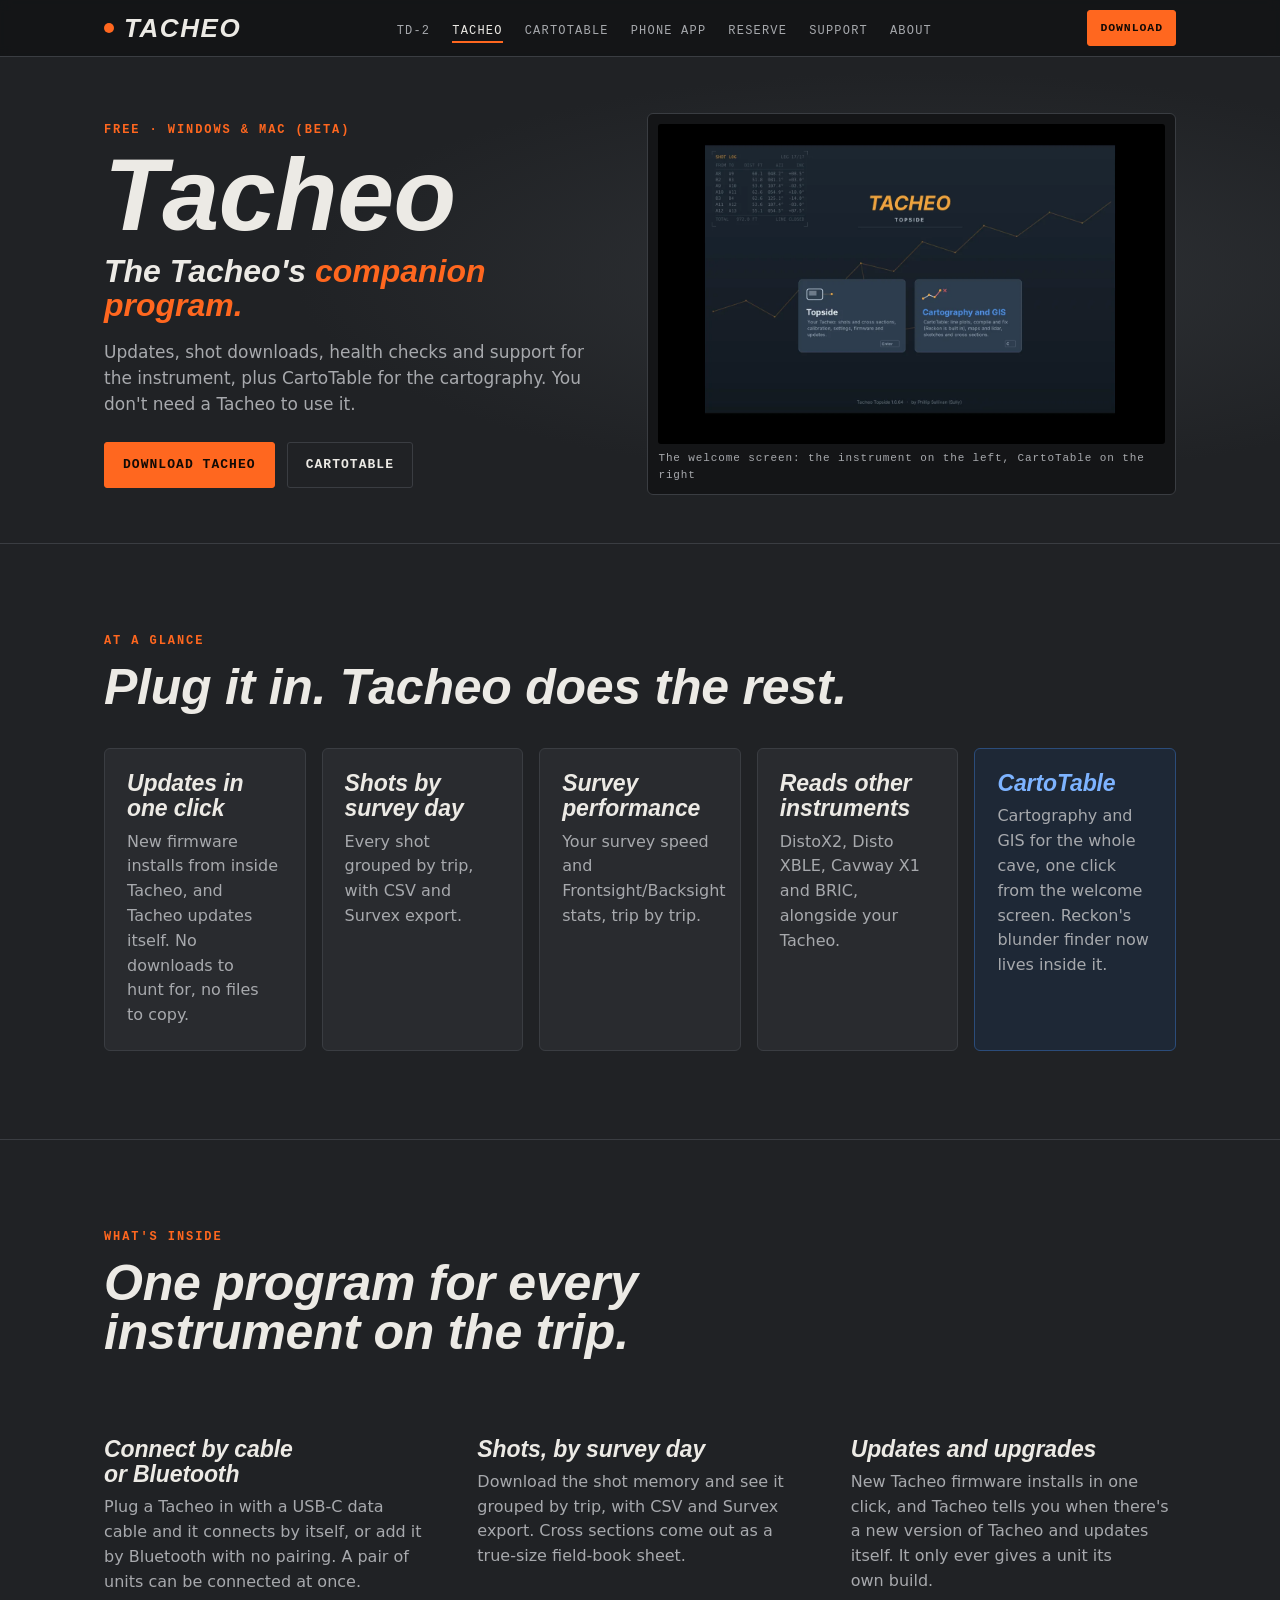
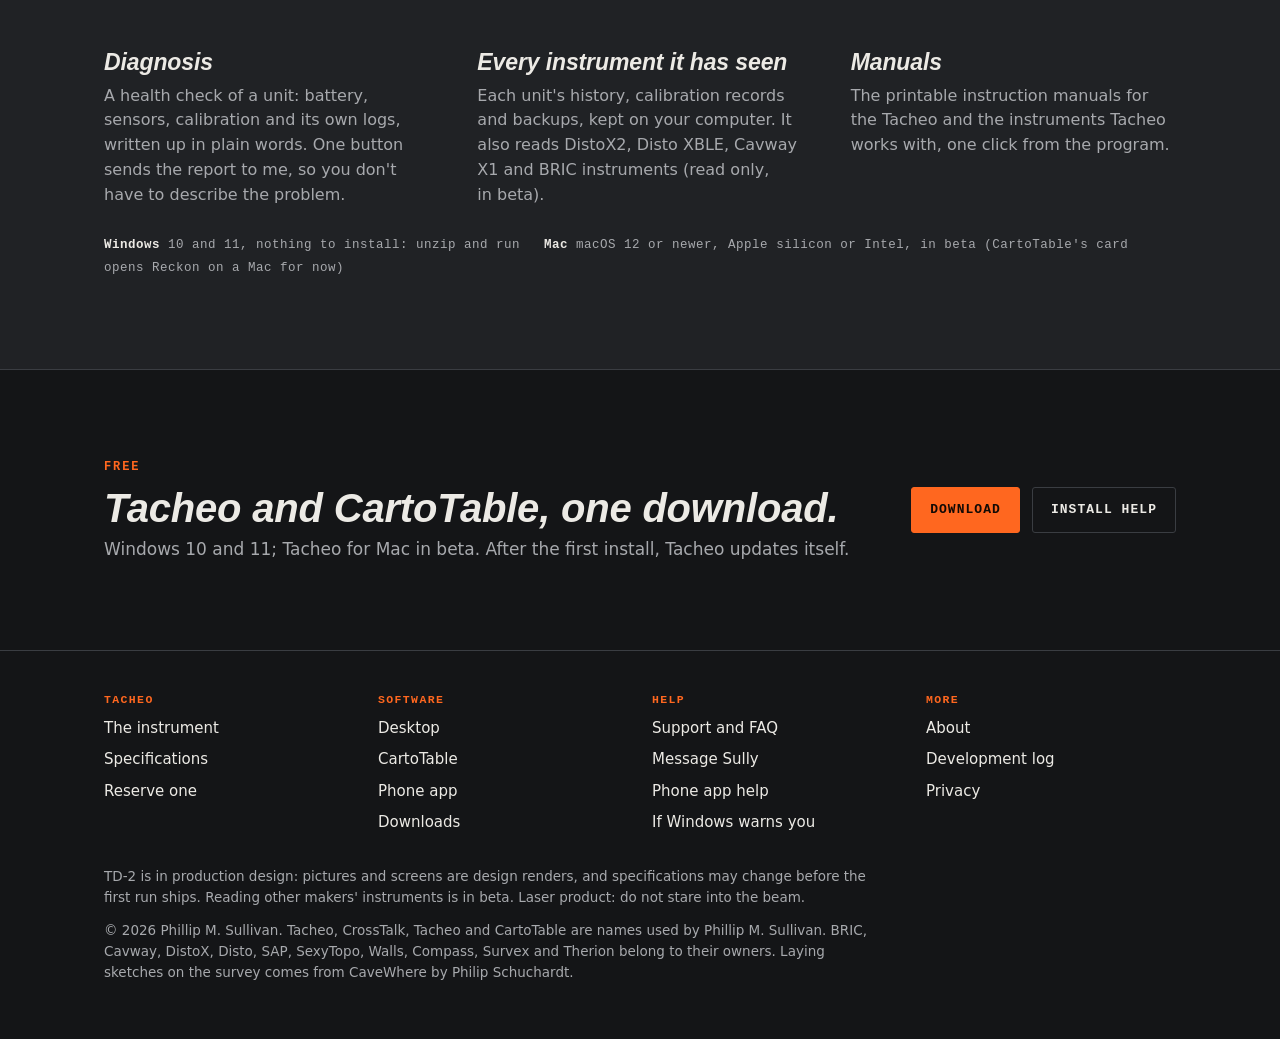
<file: topside.html>
<!DOCTYPE html>
<!-- Copyright (C) 2026 Phillip M. Sullivan. All rights reserved. Tacheo project material. -->
<html lang="en">
<head>
<meta charset="utf-8">
<meta name="viewport" content="width=device-width, initial-scale=1">
<title>Tacheo: the free companion program</title>
<meta name="description" content="Tacheo keeps your Tacheo up to date, downloads its shots by survey day, checks its health, reads other cave survey instruments, and opens CartoTable. Free for Windows and Mac.">
<meta property="og:title" content="Tacheo: the free companion program">
<meta property="og:description" content="Tacheo keeps your Tacheo up to date, downloads its shots by survey day, checks its health, reads other cave survey instruments, and opens CartoTable. Free for Windows and Mac.">
<meta property="og:image" content="assets/img/tacheo2-render.webp">
<link rel="stylesheet" href="assets/site.css?v=dea2dd95">
<link rel="icon" href="assets/favicon.svg" type="image/svg+xml">
<meta name="theme-color" content="#141517">
</head>
<body>

<header class="top">
  <div class="wrap">
    <a class="mark" href="index.html" aria-label="Tacheo home"><i aria-hidden="true"></i>TACHEO</a>
    <nav aria-label="Site">
      <ul>
        <li><a href="tacheo.html">TD-2</a></li>
        <li><a href="topside.html" class="on" aria-current="page">Tacheo</a></li>
        <li><a href="cartotable.html">CartoTable</a></li>
        <li><a href="phone.html">Phone app</a></li>
        <li><a href="reserve.html">Reserve</a></li>
        <li><a href="support.html">Support</a></li>
        <li><a href="about.html">About</a></li>
      </ul>
    </nav>
    <div class="hright">
      <a class="btn" href="download.html">Download</a>
      <details class="mnav"><summary aria-label="Menu">Menu</summary>
        <ul>
          <li><a href="tacheo.html">TD-2</a></li>
          <li><a href="topside.html" class="on" aria-current="page">Tacheo</a></li>
          <li><a href="cartotable.html">CartoTable</a></li>
          <li><a href="phone.html">Phone app</a></li>
          <li><a href="reserve.html">Reserve</a></li>
          <li><a href="support.html">Support</a></li>
          <li><a href="about.html">About</a></li>
          <li><a href="download.html">Download</a></li>
        </ul>
      </details>
    </div>
  </div>
</header>

<main id="top">

<section class="pagehead">
  <div class="wrap">
    <div>
      <p class="eyebrow">Free · Windows &amp; Mac (beta)</p>
      <h1>Tacheo</h1>
      <p class="tag">The Tacheo's <em>companion program.</em></p>
      <p class="sub">Updates, shot downloads, health checks and support for the instrument, plus CartoTable for the cartography. You don't need a Tacheo to use it.</p>
      <div class="actions"><a class="btn" href="download.html">Download Tacheo</a><a class="btn ghost" href="cartotable.html">CartoTable</a></div>
    </div>
    <figure class="shot"><img src="assets/img/topside-welcome.webp" width="1360" height="860" alt="Tacheo's welcome screen with a Tacheo card and a Cartography and GIS card."><figcaption>The welcome screen: the instrument on the left, CartoTable on the right</figcaption></figure>
  </div>
</section>
<section id="topside">
  <div class="wrap">
    <p class="eyebrow">At a glance</p>
    <h2>Plug it in. Tacheo does the rest.</h2>
    <div class="cards">
      <div class="card"><h3>Updates in one click</h3><p>New firmware installs from inside Tacheo, and Tacheo updates itself. No downloads to hunt for, no files to copy.</p></div>
      <div class="card"><h3>Shots by survey day</h3><p>Every shot grouped by trip, with CSV and Survex export.</p></div>
      <div class="card"><h3>Survey performance</h3><p>Your survey speed and Frontsight/Backsight stats, trip by trip.</p></div>
      <div class="card"><h3>Reads other instruments</h3><p>DistoX2, Disto XBLE, Cavway X1 and BRIC, alongside your Tacheo.</p></div>
      <div class="card ct"><h3>CartoTable</h3><p>Cartography and GIS for the whole cave, one click from the welcome screen. Reckon's blunder finder now lives inside it.</p></div>
    </div>
  </div>
</section>
<section id="topside-pages">
  <div class="wrap">
    <p class="eyebrow">What's inside</p>
    <h2>One program for every instrument on the trip.</h2>
    <div class="ct-grid">
      <div class="ct-feat"><h3>Connect by cable or Bluetooth</h3><p>Plug a Tacheo in with a USB-C data cable and it connects by itself, or add it by Bluetooth with no pairing. A pair of units can be connected at once.</p></div>
      <div class="ct-feat"><h3>Shots, by survey day</h3><p>Download the shot memory and see it grouped by trip, with CSV and Survex export. Cross sections come out as a true-size field-book sheet.</p></div>
      <div class="ct-feat"><h3>Updates and upgrades</h3><p>New Tacheo firmware installs in one click, and Tacheo tells you when there's a new version of Tacheo and updates itself. It only ever gives a unit its own build.</p></div>
      <div class="ct-feat"><h3>Diagnosis</h3><p>A health check of a unit: battery, sensors, calibration and its own logs, written up in plain words. One button sends the report to me, so you don't have to describe the problem.</p></div>
      <div class="ct-feat"><h3>Every instrument it has seen</h3><p>Each unit's history, calibration records and backups, kept on your computer. It also reads DistoX2, Disto XBLE, Cavway X1 and BRIC instruments (read only, in beta).</p></div>
      <div class="ct-feat"><h3>Manuals</h3><p>The printable instruction manuals for the Tacheo and the instruments Tacheo works with, one click from the program.</p></div>
    </div>
    <p class="formats"><b>Windows</b> 10 and 11, nothing to install: unzip and run &nbsp; <b>Mac</b> macOS 12 or newer, Apple silicon or Intel, in beta (CartoTable's card opens Reckon on a Mac for now)</p>
  </div>
</section>
<section class="cta">
  <div class="wrap">
    <div><p class="eyebrow">Free</p><h2>Tacheo and CartoTable, one download.</h2><p class="muted">Windows 10 and 11; Tacheo for Mac in beta. After the first install, Tacheo updates itself.</p></div>
    <div class="actions"><a class="btn" href="download.html">Download</a><a class="btn ghost" href="support.html">Install help</a></div>
  </div>
</section>

</main>

<footer>
  <div class="wrap">
    <div class="fcols">
      <div><b>Tacheo</b><a href="tacheo.html">The instrument</a><a href="tacheo.html#specs">Specifications</a><a href="reserve.html">Reserve one</a></div>
      <div><b>Software</b><a href="topside.html">Desktop</a><a href="cartotable.html">CartoTable</a><a href="phone.html">Phone app</a><a href="download.html">Downloads</a></div>
      <div><b>Help</b><a href="support.html">Support and FAQ</a><a href="support.html#message">Message Sully</a><a href="https://p0sull02.github.io/cartotable-app/help.html">Phone app help</a><a href="download.html#windows-warning">If Windows warns you</a></div>
      <div><b>More</b><a href="about.html">About</a><a href="about.html#log">Development log</a><a href="privacy.html">Privacy</a></div>
    </div>
    <p>TD-2 is in production design: pictures and screens are design renders, and specifications may change before the first run ships. Reading other makers' instruments is in beta. Laser product: do not stare into the beam.</p>
    <p>© 2026 Phillip M. Sullivan. Tacheo, CrossTalk, Tacheo and CartoTable are names used by Phillip M. Sullivan. BRIC, Cavway, DistoX, Disto, SAP, SexyTopo, Walls, Compass, Survex and Therion belong to their owners. Laying sketches on the survey comes from CaveWhere by Philip Schuchardt.</p>
  </div>
</footer>
</body>
</html>
</file>
<file: assets/site.css>
/* Tacheo site styles. Copyright (C) 2026 Phillip M. Sullivan. */
/* Layout idea: a dark instrument-case page in the T2's own colours (charcoal body, black deck, one orange accent),
   read top to bottom like the instrument's manual: what it is, what it does, what's in it, how to get one. */
:root{
  --body:#202225;      /* charcoal, the T2 case */
  --deck:#141517;      /* black screen deck */
  --panel:#292B2F;
  --rule:#3A3D42;
  --ink:#ECEAE5;
  --ink2:#A7A9AD;
  --orange:#FF671F;    /* the USB cap: the one accent */
  --amber:#F2A93B;     /* on-screen BACK digits */
  --ok:#7BE08A;
  --bad:#FF4A3D;
  --cyan:#8CECF6;
  --display:"Barlow Condensed","Arial Narrow",sans-serif;
  --text:"Barlow",system-ui,-apple-system,"Segoe UI",sans-serif;
  --mono:"JetBrains Mono",ui-monospace,Consolas,monospace;
  color-scheme:dark;
}
*{box-sizing:border-box}
html{scroll-behavior:smooth;scroll-padding-top:64px}
@media (prefers-reduced-motion:reduce){html{scroll-behavior:auto}}
body{margin:0;background:var(--body);color:var(--ink);font-family:var(--text);font-size:17px;line-height:1.55}
img{max-width:100%;height:auto;display:block}
a{color:var(--ink);text-decoration-color:var(--orange);text-underline-offset:3px}
a:focus-visible,button:focus-visible{outline:2px solid var(--orange);outline-offset:3px;border-radius:2px}
h1,h2,h3{font-family:var(--display);font-style:italic;margin:0;text-wrap:balance;letter-spacing:-.005em}
h2{font-weight:800;font-size:clamp(34px,5vw,50px);line-height:.98}
h3{font-weight:700;font-size:23px;line-height:1.1}
p{margin:0;text-wrap:pretty}
.wrap{max-width:1120px;margin:0 auto;padding:0 24px}
.eyebrow{font-family:var(--mono);font-weight:700;font-size:12px;letter-spacing:.16em;text-transform:uppercase;color:var(--orange);margin:0 0 12px}
.lead{font-size:19px;color:var(--ink);max-width:62ch}
.muted{color:var(--ink2)}
section{padding:88px 0;border-top:1px solid var(--rule)}

/* header */
header.top{position:sticky;top:0;z-index:5;background:rgba(20,21,23,.94);backdrop-filter:blur(6px);border-bottom:1px solid var(--rule)}
header.top .wrap{display:flex;align-items:center;justify-content:space-between;gap:20px;height:56px}
.mark{font-family:var(--display);font-style:italic;font-weight:900;font-size:26px;letter-spacing:.06em;text-decoration:none;display:flex;align-items:center;gap:10px}
.mark i{display:inline-block;width:10px;height:10px;border-radius:50%;background:var(--orange)}
nav ul{display:flex;gap:22px;list-style:none;margin:0;padding:0}
nav a{font-family:var(--mono);font-size:12px;letter-spacing:.1em;text-transform:uppercase;text-decoration:none;color:var(--ink2)}
nav a:hover{color:var(--ink)}
@media (max-width:860px){nav{display:none}}

/* hero */
.hero{padding:64px 0 56px;border-top:0;background:radial-gradient(ellipse 70% 60% at 72% 45%,#2F3236 0%,var(--body) 70%)}
.hero .wrap{display:grid;grid-template-columns:1fr 1.05fr;gap:40px;align-items:center}
.hero h1{font-weight:900;font-size:clamp(64px,10vw,124px);line-height:.84;letter-spacing:-.01em;margin:0 0 18px}
.hero .tag{font-family:var(--display);font-style:italic;font-weight:700;font-size:clamp(26px,3.2vw,34px);line-height:1.05;margin:0 0 18px}
.hero .tag em{color:var(--orange);font-style:italic}
.hero .sub{color:var(--ink2);max-width:46ch;margin-bottom:26px}
.chips{display:flex;flex-wrap:wrap;gap:8px}
.chip{font-family:var(--mono);font-size:11.5px;font-weight:700;letter-spacing:.1em;text-transform:uppercase;border:1px solid var(--rule);padding:6px 10px 5px;border-radius:2px;color:var(--ink)}
.chip.hot{border-color:var(--orange);color:var(--orange)}
.hero figure{margin:0}
.hero figcaption{font-family:var(--mono);font-size:11px;letter-spacing:.08em;color:var(--ink2);text-align:right;margin-top:6px}
.status{margin-top:28px;display:flex;gap:14px;align-items:center;font-family:var(--mono);font-size:12.5px;letter-spacing:.06em;color:var(--ink2)}
.status b{color:var(--ink);font-weight:700}
.dot{width:8px;height:8px;border-radius:50%;background:var(--ok);box-shadow:0 0 0 4px rgba(123,224,138,.15);flex:none}
@media (max-width:860px){.hero .wrap{grid-template-columns:1fr}.hero figure{order:-1;max-width:520px}}

/* two-column feature layout */
.split{display:grid;grid-template-columns:1fr 1fr;gap:56px;align-items:start}
@media (max-width:860px){.split{grid-template-columns:1fr;gap:36px}}
.head{display:flex;flex-direction:column;gap:16px;margin-bottom:8px}

/* instrument screen mock */
.screen{background:#05080B;border-radius:8px;padding:10px;box-shadow:inset 0 0 0 1px #2a3138,0 20px 40px rgba(0,0,0,.35)}
.screen svg{display:block;width:100%;height:auto;border-radius:3px}
.scap{display:flex;justify-content:space-between;gap:10px;font-family:var(--mono);font-size:11.5px;letter-spacing:.05em;color:var(--ink2);margin-top:10px}
.scap b{color:var(--cyan);font-weight:700}

/* rule rows */
.rows{display:flex;flex-direction:column;margin-top:26px}
.row{display:grid;grid-template-columns:96px 1fr;gap:16px;padding:12px 0;border-top:1px solid var(--rule)}
.row .k{font-family:var(--mono);font-size:12px;font-weight:700;letter-spacing:.1em;text-transform:uppercase;color:var(--orange);padding-top:3px}
.row .v{color:var(--ink)}
.ok{color:var(--ok);font-weight:600}.bad{color:var(--bad);font-weight:600}

/* list of features */
.items{list-style:none;margin:22px 0 0;padding:0;display:grid;gap:14px}
.items li{padding-left:18px;position:relative}
.items li::before{content:"";position:absolute;left:0;top:.62em;width:7px;height:7px;background:var(--orange);transform:rotate(45deg)}
.items b{font-weight:600}

/* paired units */
.pair{display:grid;grid-template-columns:1fr 1fr;gap:14px}
.unit .who{font-family:var(--mono);font-size:11px;font-weight:700;letter-spacing:.1em;text-transform:uppercase;color:var(--ink2);margin-bottom:8px}
.legsvg{display:block;width:100%;height:auto;margin-bottom:14px}

/* tools */
.tools{display:grid;grid-template-columns:repeat(auto-fill,minmax(220px,1fr));gap:1px;background:var(--rule);border:1px solid var(--rule);margin-top:40px}
.tool{background:var(--body);padding:18px 18px 20px}
.tool b{display:block;font-family:var(--mono);font-size:12px;letter-spacing:.1em;text-transform:uppercase;color:var(--orange);margin-bottom:6px}
.tool span{color:var(--ink2);font-size:15.5px}

/* specs */
.specs{display:grid;grid-template-columns:1.1fr .9fr;gap:56px;align-items:start}
@media (max-width:860px){.specs{grid-template-columns:1fr}}
dl.spec{display:grid;grid-template-columns:120px 1fr;margin:24px 0 0}
dl.spec dt,dl.spec dd{padding:11px 0;border-top:1px solid var(--rule);margin:0}
dl.spec dt{font-family:var(--mono);font-size:12px;font-weight:700;letter-spacing:.08em;text-transform:uppercase;color:var(--orange);padding-top:14px}
.views{display:grid;gap:18px}
.views figure{margin:0;background:var(--deck);border:1px solid var(--rule);border-radius:6px;padding:18px}
.views figcaption{font-family:var(--mono);font-size:11px;letter-spacing:.08em;color:var(--ink2);margin-top:8px}

/* tacheo */
.cards{display:grid;grid-template-columns:repeat(auto-fit,minmax(190px,1fr));gap:16px;margin-top:36px}
.card{background:var(--panel);border:1px solid var(--rule);border-radius:6px;padding:22px}
.card h3{margin-bottom:8px}
.card p{color:var(--ink2);font-size:16px}

/* first run */
.run{display:grid;grid-template-columns:1fr 1fr;gap:56px;align-items:start}
@media (max-width:860px){.run{grid-template-columns:1fr}}
.price{display:flex;align-items:baseline;gap:12px;margin:22px 0 4px}
.price .n{font-family:var(--display);font-style:italic;font-weight:900;font-size:64px;line-height:1;font-variant-numeric:tabular-nums}
.price .s{font-family:var(--mono);font-size:13px;color:var(--ink2);letter-spacing:.06em}
table.add{width:100%;border-collapse:collapse;margin-top:18px;font-variant-numeric:tabular-nums}
table.add td{padding:12px 0;border-top:1px solid var(--rule);vertical-align:top}
table.add td:last-child{text-align:right;font-family:var(--mono);font-weight:700;white-space:nowrap;padding-left:16px}
table.add small{display:block;color:var(--ink2);font-size:14.5px}
.reserve{background:var(--deck);border:1px solid var(--rule);border-left:4px solid var(--orange);border-radius:4px;padding:26px}
.reserve h3{font-size:30px;margin-bottom:10px}
.reserve ol{margin:16px 0 0;padding-left:20px;display:grid;gap:8px;color:var(--ink2)}
.reserve ol b{color:var(--ink);font-weight:600}
.contact{margin-top:22px;font-family:var(--mono);font-size:14px;padding:12px 14px;border:1px dashed var(--orange);border-radius:3px;color:var(--orange)}

/* timeline */
.time{list-style:none;margin:30px 0 0;padding:0;display:grid;gap:0}
.time li{display:grid;grid-template-columns:130px 1fr;gap:18px;padding:14px 0;border-top:1px solid var(--rule)}
.time .d{font-family:var(--mono);font-size:12.5px;font-weight:700;letter-spacing:.06em;color:var(--orange);padding-top:3px}
@media (max-width:560px){.time li,.row{grid-template-columns:1fr;gap:4px}}

/* faq */
.faq{display:grid;grid-template-columns:repeat(auto-fit,minmax(300px,1fr));gap:30px 48px;margin-top:34px}
.faq h3{font-size:21px;margin-bottom:6px}
.faq p{color:var(--ink2)}

footer{border-top:1px solid var(--rule);padding:40px 0 56px;background:var(--deck)}
footer .wrap{display:grid;gap:12px}
footer p{font-size:13.5px;color:var(--ink2);max-width:90ch}

/* ---- added 14 Nov 2026: CartoTable, the family strip, downloads ---- */
:root{
  --blue:#2F80ED;      /* CartoTable's accent: Tacheo is orange, CartoTable is blue */
  --blue2:#7DB3FF;
}
.btn{display:inline-flex;align-items:center;gap:10px;font-family:var(--mono);font-weight:700;font-size:13px;letter-spacing:.08em;text-transform:uppercase;text-decoration:none;padding:12px 18px;border-radius:3px;background:var(--orange);color:#120A05;border:1px solid var(--orange)}
.btn:hover{filter:brightness(1.08)}
.btn.ghost{background:transparent;color:var(--ink);border-color:var(--rule)}
.btn.ghost:hover{border-color:var(--ink2)}
.btn.blue{background:var(--blue);border-color:var(--blue);color:#fff}
.btn small{font-weight:500;letter-spacing:.04em;text-transform:none;opacity:.8}
nav .navdl{color:var(--orange)}
header.top .btn{padding:8px 12px;font-size:11.5px}
@media (max-width:860px){header.top .btn{display:inline-flex}}

/* the three products, under the hero */
.family{padding:0;border-top:1px solid var(--rule);background:var(--deck)}
.family .wrap{display:grid;grid-template-columns:repeat(3,1fr)}
.fam{display:block;padding:26px 24px 28px;text-decoration:none;border-left:1px solid var(--rule)}
.fam:last-child{border-right:1px solid var(--rule)}
.fam:hover{background:#1A1B1E}
.fam .k{font-family:var(--mono);font-size:11px;font-weight:700;letter-spacing:.14em;text-transform:uppercase;color:var(--ink2)}
.fam h3{font-size:30px;margin:6px 0 6px}
.fam p{color:var(--ink2);font-size:15.5px}
.fam.t h3{color:var(--ink)} .fam.t .k b{color:var(--orange)}
.fam.s .k b{color:var(--orange)}
.fam.c h3{color:var(--blue2)} .fam.c .k b{color:var(--blue2)}
@media (max-width:860px){.family .wrap{grid-template-columns:1fr}.fam{border-right:1px solid var(--rule)}}

/* screenshots */
.shot{margin:0;background:var(--deck);border:1px solid var(--rule);border-radius:6px;padding:10px}
.shot img{border-radius:3px}
.shot figcaption{font-family:var(--mono);font-size:11px;letter-spacing:.06em;color:var(--ink2);margin-top:8px}

/* tacheo block additions */
.tacheo-top{display:grid;grid-template-columns:1fr 1fr;gap:48px;align-items:center}
@media (max-width:860px){.tacheo-top{grid-template-columns:1fr}}
.card.ct{border-color:#2B4C7A;background:#1E2836}
.card.ct h3{color:var(--blue2)}
.actions{display:flex;flex-wrap:wrap;gap:12px;margin-top:24px}

/* CartoTable */
#cartotable{background:linear-gradient(180deg,#1B2129 0%,var(--body) 520px)}
#cartotable .eyebrow{color:var(--blue2)}
#cartotable .items li::before{background:var(--blue)}
.ct-lead{display:grid;grid-template-columns:.9fr 1.1fr;gap:48px;align-items:center}
@media (max-width:860px){.ct-lead{grid-template-columns:1fr}}
.ct-grid{display:grid;grid-template-columns:repeat(auto-fit,minmax(300px,1fr));gap:40px 48px;margin-top:64px}
.ct-feat h3{margin:16px 0 8px}
.ct-feat p{color:var(--ink2);font-size:16px}
.ct-tools{display:grid;grid-template-columns:repeat(auto-fill,minmax(220px,1fr));gap:1px;background:var(--rule);border:1px solid var(--rule);margin-top:56px}
.ct-tools .tool b{color:var(--blue2)}
.formats{font-family:var(--mono);font-size:12.5px;letter-spacing:.04em;color:var(--ink2);margin-top:26px;line-height:1.9}
.formats b{color:var(--ink);font-weight:700}
.private{margin-top:40px;border:1px solid #2B4C7A;border-left:4px solid var(--blue);border-radius:4px;padding:20px 22px;background:#18202B}
.private b{color:var(--blue2)}

/* download page */
.dl-hero{padding:64px 0 40px;border-top:0}
.dl-hero h1{font-weight:900;font-size:clamp(48px,7vw,84px);line-height:.9;margin:0 0 16px}
.ver{font-family:var(--mono);font-size:13px;letter-spacing:.06em;color:var(--ink2);margin-top:14px}
.ver b{color:var(--ink)}
.platforms{display:grid;grid-template-columns:repeat(auto-fit,minmax(260px,1fr));gap:16px;margin-top:34px}
.plat{background:var(--panel);border:1px solid var(--rule);border-radius:6px;padding:24px;display:flex;flex-direction:column;gap:12px}
.plat h3{font-size:28px}
.plat p{color:var(--ink2);font-size:15.5px}
.plat .btn{align-self:flex-start;margin-top:auto}
.plat.main{border-color:var(--orange)}
.steps{counter-reset:s;list-style:none;margin:22px 0 0;padding:0;display:grid;gap:0}
.steps li{counter-increment:s;display:grid;grid-template-columns:44px 1fr;gap:14px;padding:14px 0;border-top:1px solid var(--rule)}
.steps li::before{content:counter(s);font-family:var(--display);font-style:italic;font-weight:900;font-size:30px;line-height:1;color:var(--orange)}
.steps code,.sums code{font-family:var(--mono);font-size:13px;background:var(--deck);border:1px solid var(--rule);border-radius:3px;padding:1px 6px;word-break:break-all}
.warnbox{background:var(--deck);border:1px solid var(--rule);border-left:4px solid var(--amber);border-radius:4px;padding:24px 26px}
.warnbox h3{margin-bottom:10px}
.warnbox p+p{margin-top:12px}
.warnbox p{color:var(--ink2)}
.warnbox b{color:var(--ink)}
.sums{margin-top:18px;font-size:14.5px;color:var(--ink2);display:grid;gap:8px}
.notes{margin-top:22px;color:var(--ink2);font-size:15.5px;display:grid;gap:10px}
.notes b{color:var(--ink)}
.zoom{display:block;cursor:zoom-in}
.zoom:hover img{outline:1px solid var(--blue2)}

/* ---- forms: Reserve and Message Sully ---- */
.rform{display:grid;gap:16px;margin-top:20px}
.rform label{display:grid;gap:6px;font-family:var(--mono);font-size:12px;font-weight:700;letter-spacing:.08em;text-transform:uppercase;color:var(--ink2)}
.rform input:not([type=radio]):not([type=checkbox]),.rform textarea{font:16px/1.4 var(--text);color:var(--ink);background:var(--body);border:1px solid var(--rule);border-radius:3px;padding:10px 12px;width:100%;text-transform:none;letter-spacing:0}
.rform input:focus,.rform textarea:focus{outline:2px solid var(--orange);outline-offset:1px;border-color:transparent}
.rform fieldset{border:0;margin:0;padding:0;display:grid;gap:10px}
.rform legend{font-family:var(--mono);font-size:12px;font-weight:700;letter-spacing:.08em;text-transform:uppercase;color:var(--ink2);margin-bottom:8px;padding:0}
.rform .opt{font-family:var(--text);font-weight:400;font-size:13.5px;letter-spacing:0;text-transform:none;color:var(--ink2)}
.pills{display:flex;flex-wrap:wrap;gap:8px}
.pills label{display:inline-flex;align-items:center;gap:8px;font-family:var(--text);font-size:15px;font-weight:500;letter-spacing:0;text-transform:none;color:var(--ink);border:1px solid var(--rule);border-radius:999px;padding:7px 14px;cursor:pointer}
.pills label:has(input:checked){border-color:var(--orange);background:rgba(255,103,31,.12)}
.pills input,.rform .check input{accent-color:var(--orange)}
.rform .check{display:flex;align-items:center;gap:10px;font-family:var(--text);font-size:15.5px;font-weight:500;letter-spacing:0;text-transform:none;color:var(--ink);cursor:pointer}
.rform [hidden]{display:none!important}
.hp{position:absolute;left:-9999px;width:1px;height:1px;overflow:hidden}
.total{font-size:15.5px;color:var(--ink2)} .total b{color:var(--ink);font-family:var(--mono);font-size:18px}
.rform .btn{justify-self:start;cursor:pointer;font-size:14px}
.rform .btn[disabled]{opacity:.6;cursor:wait}
.rstatus{min-height:1.4em;font-size:15.5px}
.rstatus.ok{color:var(--ok)} .rstatus.bad{color:var(--bad)}

/* ---- multi-page (14 Nov 2026) ---- */
header.top .wrap{gap:16px}
nav a.on{color:var(--ink);border-bottom:2px solid var(--orange);padding-bottom:3px}
.hright{display:flex;align-items:center;gap:10px}
.mnav{display:none;position:relative}
.mnav summary{list-style:none;cursor:pointer;font-family:var(--mono);font-weight:700;font-size:11.5px;letter-spacing:.1em;text-transform:uppercase;border:1px solid var(--rule);border-radius:3px;padding:8px 12px;color:var(--ink)}
.mnav summary::-webkit-details-marker{display:none}
.mnav ul{position:absolute;right:0;top:calc(100% + 8px);list-style:none;margin:0;padding:8px 0;background:var(--deck);border:1px solid var(--rule);border-radius:4px;min-width:200px;box-shadow:0 12px 30px rgba(0,0,0,.4)}
.mnav li a{display:block;padding:10px 18px;font-family:var(--mono);font-size:13px;letter-spacing:.08em;text-transform:uppercase;text-decoration:none;color:var(--ink)}
.mnav li a.on{color:var(--orange)}
@media (max-width:860px){.mnav{display:block}}
.hero .actions{margin:22px 0 0}
.more{margin-top:40px}
.pagehead{padding:56px 0 48px;border-top:0;background:radial-gradient(ellipse 70% 60% at 72% 45%,#2F3236 0%,var(--body) 70%)}
.pagehead .wrap{display:grid;grid-template-columns:1fr 1.05fr;gap:40px;align-items:center}
.pagehead.short .wrap{grid-template-columns:1fr}
.pagehead.short{padding-bottom:36px}
.pagehead h1{font-weight:900;font-size:clamp(56px,8vw,104px);line-height:.86;margin:0 0 16px}
.pagehead .tag{font-family:var(--display);font-style:italic;font-weight:700;font-size:clamp(24px,3vw,32px);line-height:1.05;margin:0 0 16px}
.pagehead .tag em{color:var(--orange)}
.pagehead .sub{color:var(--ink2);max-width:58ch}
.pagehead figure{margin:0}.pagehead figcaption{font-family:var(--mono);font-size:11px;letter-spacing:.08em;color:var(--ink2);margin-top:6px}
.ctpage{background:radial-gradient(ellipse 70% 60% at 72% 45%,#22303F 0%,var(--body) 70%)}
.ctpage .eyebrow{color:var(--blue2)} .ctpage .tag em{color:var(--blue2)}
@media (max-width:860px){.pagehead .wrap{grid-template-columns:1fr}}
.jump{list-style:none;display:flex;flex-wrap:wrap;gap:8px;margin:22px 0 0;padding:0}
.jump a{display:inline-block;font-family:var(--mono);font-size:12px;font-weight:700;letter-spacing:.08em;text-transform:uppercase;text-decoration:none;border:1px solid var(--rule);border-radius:2px;padding:7px 11px;color:var(--ink)}
.jump a:hover{border-color:var(--orange)}
.teasers{display:grid;grid-template-columns:1fr 1fr;gap:20px;margin-top:36px}
@media (max-width:860px){.teasers{grid-template-columns:1fr}}
.teaser{display:flex;flex-direction:column;gap:8px;text-decoration:none;background:var(--panel);border:1px solid var(--rule);border-radius:6px;padding:14px 14px 22px}
.teaser img{border-radius:3px;margin-bottom:10px}
.teaser .k{font-family:var(--mono);font-size:11px;font-weight:700;letter-spacing:.12em;text-transform:uppercase;color:var(--orange)}
.teaser.ct{border-color:#2B4C7A;background:#1E2836}.teaser.ct .k,.teaser.ct .go{color:var(--blue2)}
.teaser h3{font-size:30px}.teaser p{color:var(--ink2);font-size:16px}
.teaser .go{font-family:var(--mono);font-size:12.5px;font-weight:700;letter-spacing:.08em;text-transform:uppercase;color:var(--orange);margin-top:6px}
.teaser:hover{border-color:var(--ink2)}
.cta{background:var(--deck)}
.cta .wrap{display:flex;flex-wrap:wrap;justify-content:space-between;align-items:center;gap:24px}
.cta h2{font-size:clamp(28px,4vw,40px);margin-bottom:8px}
.cta .actions{margin:0}
.ftable{display:grid;margin-top:28px;border-top:1px solid var(--rule)}
.ftable div{display:grid;grid-template-columns:170px 1fr;gap:16px;padding:13px 0;border-bottom:1px solid var(--rule)}
.ftable b{font-family:var(--mono);font-size:12px;letter-spacing:.08em;text-transform:uppercase;color:var(--blue2);padding-top:3px}
@media (max-width:560px){.ftable div{grid-template-columns:1fr;gap:4px}}
.prose{display:grid;gap:16px;max-width:68ch}
.prose.wide{max-width:76ch}
.prose h2{font-size:32px;margin-top:20px}
.prose p{color:var(--ink2)} .prose p b{color:var(--ink)}
.row code{font-family:var(--mono);font-size:13px;background:var(--deck);border:1px solid var(--rule);border-radius:3px;padding:1px 6px}
footer .fcols{display:grid;grid-template-columns:repeat(4,1fr);gap:24px;margin-bottom:20px}
footer .fcols div{display:flex;flex-direction:column;gap:8px}
footer .fcols b{font-family:var(--mono);font-size:11.5px;letter-spacing:.12em;text-transform:uppercase;color:var(--orange)}
footer .fcols a{font-size:15px;color:var(--ink);text-decoration:none}
footer .fcols a:hover{text-decoration:underline}
@media (max-width:700px){footer .fcols{grid-template-columns:1fr 1fr}}

/* ---- landing page: three doors (14 Nov 2026) ---- */
.landing{display:grid;grid-template-columns:repeat(3,1fr);min-height:calc(100vh - 57px - 84px);padding:0;border-top:0}
.door{position:relative;display:flex;flex-direction:column;justify-content:space-between;gap:28px;padding:48px clamp(20px,3vw,44px) 36px;text-decoration:none;overflow:hidden;border-left:1px solid var(--rule)}
.door:first-child{border-left:0}
.door.t{background:radial-gradient(ellipse 90% 70% at 50% 75%,#33302D 0%,var(--body) 72%)}
.door.s{background:radial-gradient(ellipse 90% 70% at 50% 75%,#2C2A30 0%,#1D1E21 72%)}
.door.c{background:radial-gradient(ellipse 90% 70% at 50% 75%,#22324A 0%,#1A1F27 72%)}
.door.c .eyebrow,.door.c .tag em{color:var(--blue2)}
.door h1{font-weight:900;font-size:clamp(52px,5vw,84px);line-height:.86;margin:0 0 14px}
.door .tag{font-family:var(--display);font-style:italic;font-weight:700;font-size:clamp(21px,1.9vw,27px);line-height:1.08;margin:0 0 12px}
.door .tag em{color:var(--orange)}
.door .sub{color:var(--ink2);font-size:16px;margin-bottom:22px}
.door img{width:100%;align-self:center;transition:transform .35s ease}
.door.s img,.door.c img{border-radius:6px;border:1px solid var(--rule);box-shadow:0 20px 50px rgba(0,0,0,.45)}
.door.c img{border-color:#2B4C7A}
.door:hover img,.door:focus-visible img{transform:translateY(-6px) scale(1.02)}
.door:hover{filter:brightness(1.08)}
.door:focus-visible{outline:2px solid var(--orange);outline-offset:-4px}
@media (prefers-reduced-motion:reduce){.door img{transition:none}}
@media (max-width:980px){
  .landing{grid-template-columns:1fr;min-height:0}
  .door{display:grid;grid-template-columns:1fr 30%;align-items:center;gap:6px 16px;padding:22px 20px;border-left:0;border-top:1px solid var(--rule)}
  .door:first-child{border-top:0}
  .door-in{display:contents}
  .door .eyebrow{grid-column:1;margin:0;font-size:11px}
  .door h1{grid-column:1;font-size:clamp(34px,10vw,44px);margin:0}
  .door .tag{grid-column:1;font-size:18px;margin:0}
  .door .sub{display:none}
  .door .btn{grid-column:1;justify-self:start;margin-top:8px;padding:9px 14px;font-size:12px}
  .door img{grid-column:2;grid-row:1 / span 4;max-width:none;align-self:center}
  .door.t img{transform:scale(1.15)}
  .door:hover img{transform:none}
  .landing-bar{padding:18px 0}
}
.landing-bar{padding:20px 0;background:var(--deck)}
.landing-bar .wrap{display:flex;flex-wrap:wrap;align-items:center;justify-content:space-between;gap:14px 24px}
.lnav{display:flex;flex-wrap:wrap;gap:10px}
.landing-bar p{font-size:15px}

/* 16 Nov 2026 (Sully: "Have a landing page/home page with links to a download page, an info page ... Right now it's like a poster page"):
   the home page as a hub - a short hero, the three products as picture cards, everything else as link cards, the current versions */
.homehero{padding:64px 0 44px;border-top:0;background:radial-gradient(ellipse 70% 70% at 78% 40%,#2F3236 0%,var(--body) 70%)}
.homehero .wrap{display:grid;grid-template-columns:1.1fr 1fr;gap:40px;align-items:center}
.homehero h1{font-weight:900;font-size:clamp(52px,7vw,92px);line-height:.88;margin:0 0 14px}
.homehero .tag{font-size:clamp(22px,2.6vw,30px);margin:0 0 14px}
.homehero .sub{display:block;color:var(--ink2);max-width:54ch;font-size:17px;margin-bottom:0}
.homehero img{border-radius:6px}
@media (max-width:860px){.homehero .wrap{grid-template-columns:1fr}.homehero{padding-top:36px}}
.hub{padding:56px 0}
.hub h2{font-size:clamp(28px,3.6vw,38px);margin:0 0 6px}
.prods{display:grid;grid-template-columns:repeat(3,1fr);gap:16px;margin-top:24px}
.prod{display:flex;flex-direction:column;background:var(--panel);border:1px solid var(--rule);border-radius:6px;overflow:hidden;text-decoration:none;color:var(--ink);transition:border-color .15s}
.prod:hover{border-color:var(--orange)}
.prod.c:hover{border-color:var(--blue)}
.prod img{aspect-ratio:16/10;object-fit:cover;width:100%;background:var(--deck)}
.prod div{padding:18px 20px 20px}
.prod h3{font-size:30px;font-weight:800;margin:0 0 6px}
.prod.c h3{color:var(--blue2)}
.prod p{color:var(--ink2);font-size:15.5px;margin:0 0 12px}
.prod .go{font-family:var(--mono);font-weight:700;font-size:12px;letter-spacing:.1em;text-transform:uppercase;color:var(--orange)}
.prod.c .go{color:var(--blue2)}
@media (max-width:860px){.prods{grid-template-columns:1fr}}
.links{display:grid;grid-template-columns:repeat(auto-fit,minmax(190px,1fr));gap:14px;margin-top:24px}
.lk{display:block;background:var(--panel);border:1px solid var(--rule);border-radius:6px;padding:18px 20px;text-decoration:none;color:var(--ink);transition:border-color .15s}
.lk:hover{border-color:var(--orange)}
.lk b{display:block;font-family:var(--display);font-style:italic;font-weight:800;font-size:23px;margin-bottom:4px}
.lk span{color:var(--ink2);font-size:15px}
.lk.main{background:#2a1f18;border-color:var(--orange)}
.vers{display:grid;grid-template-columns:repeat(auto-fit,minmax(220px,1fr));gap:12px;margin-top:20px}
.vers div{border-left:3px solid var(--rule);padding:4px 0 4px 14px}
.vers b{display:block;font-family:var(--mono);font-size:11.5px;letter-spacing:.12em;text-transform:uppercase;color:var(--ink2);font-weight:700}
.vers span{font-size:17px}
/* download page: phone apps and the "comes with Tacheo" notes */
.plat .steps{margin-top:10px;font-size:14.5px}
.plat .note{color:var(--ink2);font-size:14px;margin:8px 0 0}
</file>
